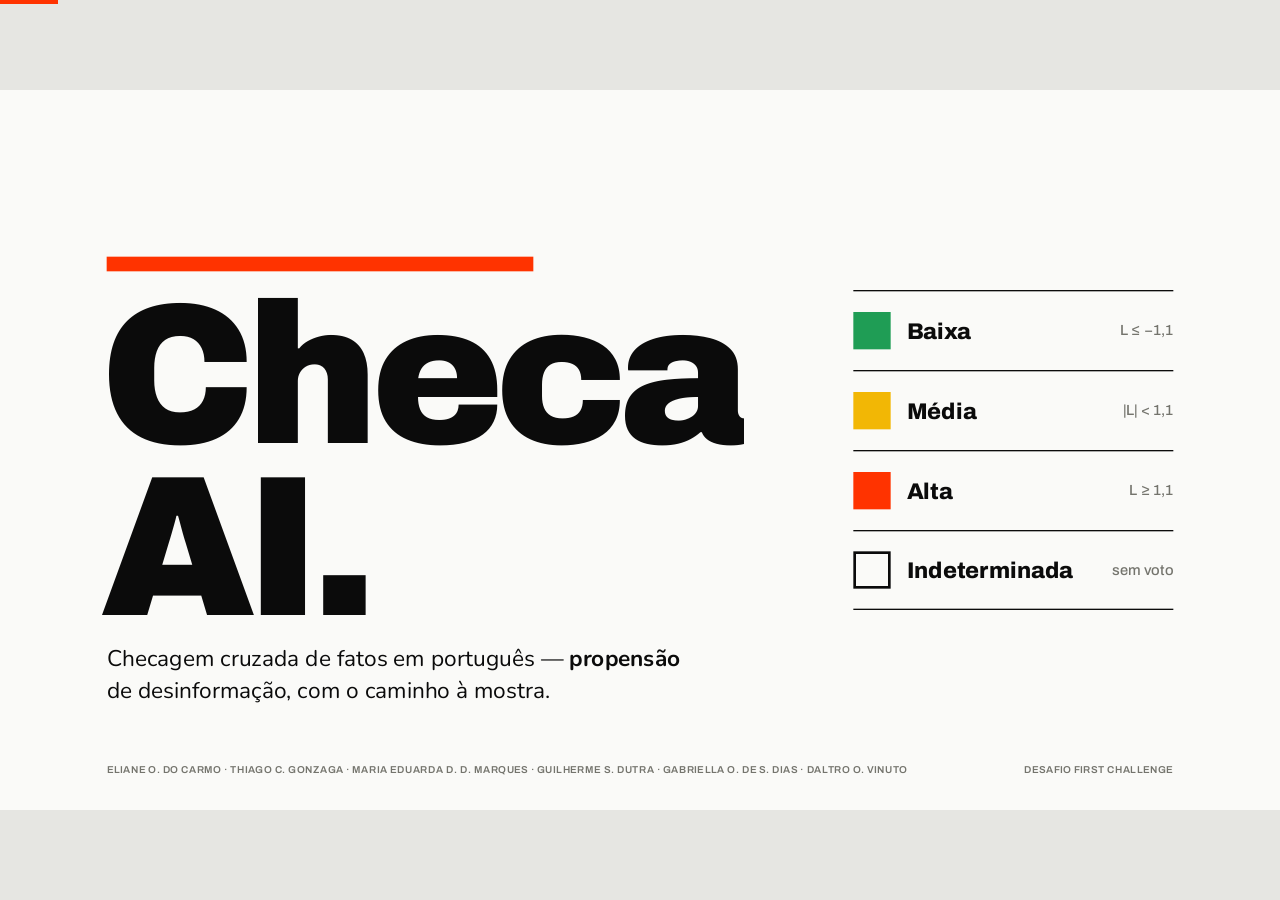
<file: brag-output/slides-v2/index.html>
<!DOCTYPE html>
<html lang="pt-BR">
<head>
<meta charset="UTF-8">
<meta name="viewport" content="width=device-width, initial-scale=1.0">
<title>Checa AI — CrossCheckBR</title>

<!-- Fontes: Archivo (display), Nunito (texto), IBM Plex Mono (código) -->
<link rel="preconnect" href="https://fonts.googleapis.com">
<link rel="preconnect" href="https://fonts.gstatic.com" crossorigin>
<link href="https://fonts.googleapis.com/css2?family=Archivo:wght@500;700;800;900&family=Nunito:wght@400;600;700&family=IBM+Plex+Mono:wght@400;500;600&display=swap" rel="stylesheet">

<style>
/* ===========================================
   TEMA (mude aqui para mudar o deck inteiro)
   =========================================== */
:root {
    --stage-bg: #e6e6e2;      /* faixas fora do palco 16:9 */
    --slide-bg: #fafaf8;      /* papel */
    --ink: #0b0b0b;           /* preto */
    --red: #ff3300;           /* acento único (e nível ALTA) */
    --green: #1f9d55;         /* nível BAIXA */
    --amber: #f2b705;         /* nível MÉDIA */
    --mute: #74746d;
    --line: rgba(11, 11, 11, .10);
    --soft: #efefea;

    --f-display: 'Archivo', sans-serif;
    --f-body: 'Nunito', sans-serif;
    --f-mono: 'IBM Plex Mono', monospace;

    --pad: 160px;             /* margem lateral do palco */
    --ease: cubic-bezier(.2, .8, .2, 1);
}

* { margin: 0; padding: 0; box-sizing: border-box; }

/* ===========================================
   VIEWPORT BASE (fixed 16:9 stage) — obrigatório
   =========================================== */
html, body { width: 100%; height: 100%; margin: 0; overflow: hidden; background: var(--stage-bg, #000); }
.deck-viewport { position: fixed; inset: 0; overflow: hidden; background: var(--stage-bg, #000); }
.deck-stage { position: absolute; left: 0; top: 0; width: 1920px; height: 1080px; overflow: hidden; transform-origin: 0 0; background: var(--slide-bg, #fff); }
.slide { position: absolute; inset: 0; width: 1920px; height: 1080px; overflow: hidden; display: block; visibility: hidden; opacity: 0; pointer-events: none; background: var(--slide-bg, #fff); }
.slide.active, .slide.visible { visibility: visible; opacity: 1; pointer-events: auto; z-index: 1; }
img, video, canvas, svg { max-width: 100%; max-height: 100%; }
.deck-controls { position: fixed; left: 50%; bottom: 22px; transform: translateX(-50%); z-index: 1000; }
@media print {
    html, body { width: 1920px; height: auto; overflow: visible; background: #fff; }
    .deck-viewport { position: static; overflow: visible; background: #fff; }
    .deck-stage { position: static; width: auto; height: auto; transform: none !important; background: none; }
    .slide { position: relative; display: block !important; visibility: visible !important; opacity: 1 !important; pointer-events: auto !important; width: 1920px; height: 1080px; break-after: page; page-break-after: always; }
    .slide:last-child { break-after: auto; page-break-after: auto; }
    .deck-controls { display: none !important; }
    .slide .r { opacity: 1 !important; transform: none !important; }
}
@media (prefers-reduced-motion: reduce) {
    *, *::before, *::after { animation-duration: 0.01ms !important; transition-duration: 0.2s !important; }
}

/* ===========================================
   ESTRUTURA DE SLIDE (grade suíça)
   Cada slide: grade de fundo + meta (topo) + rodapé + conteúdo.
   =========================================== */
.slide { font-family: var(--f-body); color: var(--ink); }
.meta, .foot {
    position: absolute; left: var(--pad); right: var(--pad);
    display: flex; justify-content: space-between;
    font: 700 20px var(--f-display); letter-spacing: .18em; text-transform: uppercase;
}
.meta { top: 64px; }
.meta span:last-child, .foot { color: var(--mute); }
.foot { bottom: 52px; font-weight: 600; font-size: 18px; letter-spacing: .08em; }

/* Kicker vermelho + título de seção */
.kicker {
    position: absolute; left: var(--pad); top: 160px;
    display: flex; align-items: center; gap: 18px;
    font: 800 24px var(--f-display); letter-spacing: .2em; text-transform: uppercase; color: var(--red);
}
.kicker::before { content: ""; width: 44px; height: 8px; background: var(--red); }
.h2 {
    position: absolute; left: 152px; top: 206px; right: var(--pad);
    font: 900 112px/1 var(--f-display); letter-spacing: -.04em;
}
.body { position: absolute; left: var(--pad); right: var(--pad); top: 390px; bottom: 140px; }

/* Tipografia utilitária */
.mono { font-family: var(--f-mono); }
.lead { font: 400 38px/1.4 var(--f-body); }
.small { font-size: 24px; color: var(--mute); line-height: 1.4; }
.lab { font: 800 20px var(--f-display); letter-spacing: .18em; text-transform: uppercase; color: var(--mute); }
.red { color: var(--red); }
.hl { background: var(--red); color: #fff; padding: 0 10px; }
.ul { text-decoration: underline; text-decoration-color: var(--red); text-decoration-thickness: 6px; text-underline-offset: 8px; }
.strike { text-decoration: line-through; text-decoration-color: var(--red); text-decoration-thickness: 4px; color: var(--mute); }

/* Réguas e caixas */
.rule { border-top: 3px solid var(--ink); }
.box { border: 3px solid var(--ink); padding: 32px 36px; background: var(--slide-bg); }
.box.soft { border: 0; background: var(--soft); }
.tag { display: inline-block; font: 800 18px var(--f-display); letter-spacing: .14em; text-transform: uppercase; padding: 6px 12px; border: 2px solid var(--ink); }
.tag.llm { background: var(--red); border-color: var(--red); color: #fff; }
.sq { display: inline-block; width: 44px; height: 44px; flex: none; }
.sq.g { background: var(--green); } .sq.a { background: var(--amber); } .sq.r { background: var(--red); }
.sq.o { border: 4px solid var(--ink); }

/* ===========================================
   ANIMAÇÕES — disparadas quando o slide fica .visible
   Use class="r" e style="--d:.3s" para escalonar.
   =========================================== */
.r { opacity: 0; transform: translateY(28px); transition: opacity .6s ease, transform .8s var(--ease); transition-delay: var(--d, 0s); }
.slide.visible .r { opacity: 1; transform: none; }
.wipe { transform: scaleX(0); transform-origin: left; transition: transform .9s cubic-bezier(.7, 0, .2, 1); transition-delay: var(--d, 0s); }
.slide.visible .wipe { transform: scaleX(1); }
.kicker, .h2 { opacity: 0; transform: translateY(20px); transition: opacity .5s ease, transform .7s var(--ease); }
.h2 { transition-delay: .08s; }
.slide.visible .kicker, .slide.visible .h2 { opacity: 1; transform: none; }

/* ===========================================
   COMPONENTES ESPECÍFICOS
   =========================================== */
/* Título (slide 1) */
.t-bar { position: absolute; left: var(--pad); top: 250px; width: 640px; height: 22px; background: var(--red); }
.t-h1 { position: absolute; left: 150px; top: 300px; font: 900 300px/.86 var(--f-display); letter-spacing: -.045em; }
.t-h1 .l { display: block; overflow: hidden; }
.t-h1 .l span { display: block; transform: translateY(105%); transition: transform .9s var(--ease); }
.slide.visible .t-h1 .l span { transform: none; }
.slide.visible .t-h1 .l:nth-child(2) span { transition-delay: .12s; }
.scale4 { position: absolute; right: var(--pad); top: 300px; width: 480px; }
.scale4 .row { display: flex; align-items: center; gap: 24px; height: 120px; border-top: 2px solid var(--ink); }
.scale4 .row:last-child { border-bottom: 2px solid var(--ink); }
.scale4 .sq { width: 56px; height: 56px; }
.scale4 b { font: 800 34px var(--f-display); }
.scale4 i { margin-left: auto; font: 500 22px var(--f-display); font-style: normal; color: var(--mute); }

/* Grade de colunas genérica */
.cols { display: grid; gap: 40px; }
.c2 { grid-template-columns: 1fr 1fr; } .c3 { grid-template-columns: repeat(3, 1fr); } .c4 { grid-template-columns: repeat(4, 1fr); }

/* Lista com marcadores ✓ – ✗ */
.checks { list-style: none; }
.checks li { display: flex; gap: 22px; align-items: baseline; font-size: 34px; line-height: 1.3; padding: 18px 0; border-bottom: 2px solid var(--line); }
.checks li .m { flex: none; width: 40px; font: 900 34px var(--f-display); }
.checks li .m.y { color: var(--green); } .checks li .m.n { color: var(--red); } .checks li .m.s { color: var(--mute); }
.checks li small { display: block; font-size: 24px; color: var(--mute); }

/* Visão geral: 10 etapas */
.steps { display: grid; grid-template-columns: repeat(5, 1fr); gap: 24px; }
.step { position: relative; height: 210px; border-top: 6px solid var(--ink); padding-top: 18px; }
.step.llm { border-top-color: var(--red); }
.step .n { font: 900 56px/1 var(--f-display); letter-spacing: -.03em; }
.step.llm .n { color: var(--red); }
.step .t { font: 800 32px/1.1 var(--f-display); margin-top: 14px; }
.step .d { font-size: 22px; color: var(--mute); margin-top: 8px; }

/* JSON / código */
.code { font: 400 26px/1.6 var(--f-mono); background: var(--ink); color: #f2f2ee; padding: 32px 36px; }
.code .k { color: #ff8a66; } .code .s { color: #9be3b4; }

/* Linha de equação */
.eq { display: flex; align-items: center; gap: 22px; font: 700 30px var(--f-display); }
.eq .op { font-size: 44px; color: var(--mute); }
.eq .cell { border: 3px solid var(--ink); padding: 14px 20px; }
.eq .cell small { display: block; font: 600 18px var(--f-body); color: var(--mute); }

/* Clusters (slide independência) */
.dots { display: grid; grid-template-columns: repeat(5, 72px); gap: 18px; }
.dot { width: 72px; height: 72px; background: var(--ink); }
.cluster { border: 3px solid var(--ink); padding: 22px; display: flex; gap: 14px; align-items: center; }
.cluster .dot { width: 48px; height: 48px; }
.cluster .lbl { margin-left: auto; text-align: right; font: 800 24px var(--f-display); }
.cluster .lbl small { display: block; font: 600 18px var(--f-body); color: var(--mute); }

/* Classes do juiz */
.classes { display: flex; gap: 14px; flex-wrap: wrap; }
.classes span { font: 800 22px var(--f-mono); padding: 10px 16px; border: 2px solid var(--ink); }
.classes span.on { background: var(--ink); color: #fff; }

/* Eixo de log-odds */
.axis { position: relative; width: 900px; height: 230px; }
.axis .zone { position: absolute; top: 60px; height: 70px; display: flex; align-items: center; justify-content: center; font: 900 26px var(--f-display); letter-spacing: .08em; color: #fff; }
.axis .tick { position: absolute; top: 140px; font: 600 22px var(--f-mono); transform: translateX(-50%); }
.axis .mk { position: absolute; top: 18px; width: 4px; height: 120px; background: var(--ink); transform: translateX(-50%); }
.axis .mk b { position: absolute; top: -40px; left: 50%; transform: translateX(-50%); white-space: nowrap; font: 800 24px var(--f-display); }

/* Tabela simples */
.tbl { width: 100%; border-collapse: collapse; font-size: 30px; }
.tbl td { padding: 18px 0; border-bottom: 2px solid var(--line); }
.tbl td:last-child { text-align: right; font: 800 34px var(--f-display); }
.tbl tr:first-child td { border-top: 3px solid var(--ink); }

/* Barras de resultado */
.bar { display: grid; grid-template-columns: 380px 1fr 150px; align-items: center; gap: 28px; height: 96px; border-bottom: 2px solid var(--line); }
.bar .nm { font: 800 30px var(--f-display); }
.bar .nm small { display: block; font: 600 20px var(--f-body); color: var(--mute); }
.bar .tr { height: 40px; background: var(--soft); position: relative; }
.bar .fi { position: absolute; inset: 0 auto 0 0; background: var(--ink); }
.bar .v { font: 900 44px var(--f-display); text-align: right; }

/* Linha do trace */
.trace { font: 400 24px/1.75 var(--f-mono); }
.trace span { color: var(--mute); display: inline-block; width: 130px; }

/* Grandes declarações */
.stmt { position: absolute; left: 150px; right: var(--pad); top: 300px; font: 900 150px/.95 var(--f-display); letter-spacing: -.045em; }

/* ===========================================
   NOTAS DO APRESENTADOR, PROGRESSO, EDIÇÃO
   (fora do palco: não fazem parte do slide)
   =========================================== */
.progress { position: fixed; left: 0; top: 0; height: 4px; background: var(--red); z-index: 900; transition: width .4s var(--ease); }
.notes {
    position: fixed; left: 50%; bottom: 20px; transform: translateX(-50%) translateY(20px);
    width: min(1100px, 92vw); max-height: 34vh; overflow: auto;
    background: rgba(11, 11, 11, .92); color: #f2f2ee; padding: 18px 22px;
    font: 400 17px/1.5 var(--f-body); border-left: 6px solid var(--red);
    opacity: 0; pointer-events: none; transition: .25s; z-index: 950;
}
.notes.on { opacity: 1; transform: translateX(-50%); pointer-events: auto; }
.edit-hotzone { position: fixed; top: 0; left: 0; width: 80px; height: 80px; z-index: 10000; cursor: pointer; }
.edit-toggle {
    position: fixed; top: 16px; left: 16px; z-index: 10001; width: 44px; height: 44px;
    border: 2px solid var(--ink); background: #fff; font-size: 20px; cursor: pointer;
    opacity: 0; pointer-events: none; transition: opacity .3s ease;
}
.edit-toggle.show, .edit-toggle.active { opacity: 1; pointer-events: auto; }
.edit-toggle.active { background: var(--red); border-color: var(--red); }
body.editing .slide [contenteditable="true"]:hover { outline: 2px dashed var(--red); outline-offset: 4px; }
</style>
</head>
<body>
<div class="progress" id="progress"></div>
<div class="edit-hotzone"></div>
<button class="edit-toggle" id="editToggle" title="Modo edição (E)" aria-label="Alternar modo de edição">✏️</button>

<div class="deck-viewport">
<main class="deck-stage" id="deckStage">

<!-- =========================================================
     01 · TÍTULO
     ========================================================= -->
<section class="slide" data-sec="Residência · 2026">
  <div class="t-bar wipe" style="--d:.15s"></div>
  <h1 class="t-h1"><span class="l"><span>Checa</span></span><span class="l"><span>AI.</span></span></h1>
  <p class="lead r" style="position:absolute;left:160px;top:830px;width:900px;font-size:34px;--d:.6s">Checagem cruzada de fatos em português — <b>propensão</b> de desinformação, com o caminho à mostra.</p>
  <div class="scale4">
    <div class="row r" style="--d:.7s"><span class="sq g"></span><b>Baixa</b><i>L ≤ −1,1</i></div>
    <div class="row r" style="--d:.8s"><span class="sq a"></span><b>Média</b><i>|L| &lt; 1,1</i></div>
    <div class="row r" style="--d:.9s"><span class="sq r"></span><b>Alta</b><i>L ≥ 1,1</i></div>
    <div class="row r" style="--d:1s"><span class="sq o"></span><b>Indeterminada</b><i>sem voto</i></div>
  </div>
  <div class="foot" style="font-size:15px;letter-spacing:.04em;white-space:nowrap"><span>Eliane O. do Carmo · Thiago C. Gonzaga · Maria Eduarda D. D. Marques · Guilherme S. Dutra · Gabriella O. de S. Dias · Daltro O. Vinuto</span><span>Desafio First Challenge</span></div>
</section>

<!-- =========================================================
     02 · GANCHO
     ========================================================= -->
<section class="slide" data-sec="O problema">
  <div class="kicker">Grupo da família · mensagem encaminhada</div>
  <div class="stmt" style="top:290px;font-size:230px">
    <div class="r" style="--d:.15s">“Café cura</div>
    <div class="r" style="--d:.3s">câncer.”</div>
  </div>
  <div class="r" style="position:absolute;left:160px;top:820px;font:900 88px var(--f-display);letter-spacing:-.03em;--d:.8s">Verdade ou <span class="red">mentira?</span></div>
</section>

<!-- =========================================================
     03 · PRINCÍPIO: PROPENSÃO
     ========================================================= -->
<section class="slide" data-sec="Princípio de projeto">
  <div class="kicker">A saída</div>
  <h2 class="h2">Propensão, não veredito.</h2>
  <div class="body cols c4" style="top:430px">
    <div class="r" style="--d:.2s"><div class="rule"></div><span class="sq g" style="margin:28px 0 22px;width:64px;height:64px"></span><div style="font:900 56px var(--f-display)">Baixa</div><div class="mono" style="font-size:24px;margin:10px 0 18px">L ≤ −1,10</div><p class="small" style="font-size:28px">Fontes independentes sustentam a afirmação.</p></div>
    <div class="r" style="--d:.3s"><div class="rule"></div><span class="sq a" style="margin:28px 0 22px;width:64px;height:64px"></span><div style="font:900 56px var(--f-display)">Média</div><div class="mono" style="font-size:24px;margin:10px 0 18px">|L| &lt; 1,10</div><p class="small" style="font-size:28px">Evidência insuficiente ou em conflito.</p></div>
    <div class="r" style="--d:.4s"><div class="rule"></div><span class="sq r" style="margin:28px 0 22px;width:64px;height:64px"></span><div style="font:900 56px var(--f-display)">Alta</div><div class="mono" style="font-size:24px;margin:10px 0 18px">L ≥ +1,10</div><p class="small" style="font-size:28px">Fontes independentes contestam a afirmação.</p></div>
    <div class="r" style="--d:.5s"><div class="rule"></div><span class="sq o" style="margin:28px 0 22px;width:64px;height:64px"></span><div style="font:900 56px var(--f-display)">Indeterminada</div><div class="mono" style="font-size:24px;margin:10px 0 18px">nenhum voto</div><p class="small" style="font-size:28px">Nenhuma fonte trata do assunto.</p></div>
  </div>
</section>

<!-- =========================================================
     04 · QUEM DECIDE
     ========================================================= -->
<section class="slide" data-sec="Princípio de projeto">
  <div class="kicker">Quem decide</div>
  <div class="stmt" style="top:250px;width:860px;font-size:110px">
    <div class="r" style="--d:.1s">Ausência de evidência</div>
    <div class="r red" style="--d:.25s">não é evidência.</div>
  </div>
  <p class="lead r" style="position:absolute;left:160px;top:720px;width:780px;font-size:32px;--d:.45s">Nada empurra o nível sem uma fonte que tenha tomado posição sobre a afirmação.</p>
  <div style="position:absolute;left:1120px;right:160px;top:250px;display:grid;gap:36px">
    <div class="box r" style="--d:.5s"><span class="tag llm">Modelo de linguagem</span><div style="font:900 48px/1.1 var(--f-display);margin:22px 0 12px">extrai · reescreve · classifica</div><p class="small" style="font-size:26px">Propõe — e é sempre conferido pelo código.</p></div>
    <div class="box r" style="--d:.65s;background:var(--ink);color:#fff"><span class="tag" style="border-color:#fff">Código determinístico</span><div style="font:900 48px/1.1 var(--f-display);margin:22px 0 12px">pesa · soma · decide · redige</div><p style="font-size:26px;color:#bdbdb6">O nível e o texto final nunca vêm do LLM.</p></div>
  </div>
</section>

<!-- =========================================================
     05 · VISÃO GERAL — 10 ETAPAS
     ========================================================= -->
<section class="slide" data-sec="Pipeline">
  <div class="kicker">Visão geral</div>
  <h2 class="h2">Dez etapas com recibo.</h2>
  <div class="body" style="top:420px">
    <div class="steps">
      <div class="step r" style="--d:.15s"><div class="n">01</div><div class="t">Recebimento</div><div class="d">regras: tempo, rumor, sátira</div></div>
      <div class="step llm r" style="--d:.2s"><div class="n">02</div><div class="t">Afirmações</div><div class="d">LLM → JSON validado</div></div>
      <div class="step r" style="--d:.25s"><div class="n">03</div><div class="t">Busca aberta</div><div class="d">SerpAPI · 2 consultas</div></div>
      <div class="step r" style="--d:.3s"><div class="n">04</div><div class="t">Leitura</div><div class="d">deep crawl + extração</div></div>
      <div class="step r" style="--d:.35s"><div class="n">05</div><div class="t">Independência</div><div class="d">clusters de fontes</div></div>
      <div class="step llm r" style="--d:.4s"><div class="n">06</div><div class="t">Juiz</div><div class="d">4 classes + citação</div></div>
      <div class="step llm r" style="--d:.45s"><div class="n">07</div><div class="t">Agente crítico</div><div class="d">para ou reescreve ↺ busca</div></div>
      <div class="step r" style="--d:.5s"><div class="n">08</div><div class="t">Decisão</div><div class="d">log-odds · limiar</div></div>
      <div class="step r" style="--d:.55s"><div class="n">09</div><div class="t">Travas</div><div class="d">só rebaixam</div></div>
      <div class="step r" style="--d:.6s"><div class="n">10</div><div class="t">Relatório</div><div class="d">templates neutros</div></div>
    </div>
    <div class="r" style="display:flex;gap:56px;margin-top:20px;font:800 24px var(--f-display);--d:.75s">
      <span style="display:flex;align-items:center;gap:14px"><span style="width:48px;height:6px;background:var(--ink)"></span>código determinístico · 7</span>
      <span style="display:flex;align-items:center;gap:14px" class="red"><span style="width:48px;height:6px;background:var(--red)"></span>modelo de linguagem · 3</span>
    </div>
  </div>
</section>

<!-- =========================================================
     06 · ETAPA 1 — RECEBIMENTO
     ========================================================= -->
<section class="slide" data-sec="Etapa 01">
  <div class="kicker">Etapa 01 · Recebimento</div>
  <h2 class="h2">Ler o texto antes de buscar.</h2>
  <div class="body cols c2" style="gap:80px">
    <div>
      <div class="lab r" style="--d:.15s">Entrada · exemplo ilustrativo</div>
      <p class="r" style="font:800 46px/1.25 var(--f-display);margin-top:20px;--d:.25s"><span class="ul">Me passaram que</span> o governo vai bloquear as contas de todo mundo <span class="hl">hoje</span>.</p>
      <div class="r" style="margin-top:46px;--d:.45s">
        <div class="lab">Janela temporal</div>
        <div style="position:relative;height:110px;margin-top:20px">
          <div style="position:absolute;left:0;right:0;top:44px;height:3px;background:var(--ink)"></div>
          <div class="wipe" style="position:absolute;left:520px;width:200px;top:32px;height:28px;background:var(--red);--d:.7s"></div>
          <div style="position:absolute;left:700px;top:72px;font:800 22px var(--f-display)">hoje</div>
          <div style="position:absolute;left:520px;top:72px;font:600 20px var(--f-body);color:var(--red)">2 dias</div>
          <div style="position:absolute;left:120px;top:30px;width:28px;height:28px;border-radius:50%;background:var(--mute)"></div>
          <div style="position:absolute;left:40px;top:72px;font:600 20px var(--f-body);color:var(--mute)">fonte de outro período</div>
        </div>
        <p class="small">Fora da janela, a fonte perde peso: provavelmente fala de outro episódio.</p>
      </div>
    </div>
    <ul class="checks">
      <li class="r" style="--d:.3s"><span class="m y">✓</span><span>Marcador de tempo<small>“hoje” → janela de 2 dias</small></span></li>
      <li class="r" style="--d:.4s"><span class="m y">✓</span><span>Relato de segunda mão<small>“Me passaram que…”</small></span></li>
      <li class="r" style="--d:.5s"><span class="m s">–</span><span>Opinião ou sátira</span></li>
      <li class="r" style="--d:.6s"><span class="m s">–</span><span>Afirmação vaga</span></li>
      <li class="r" style="--d:.7s;border:0"><span class="m n">✗</span><span>Foto ou vídeo<small>recebe só orientação; aceita texto, título ou link</small></span></li>
    </ul>
  </div>
</section>

<!-- =========================================================
     07 · ETAPA 2 — AFIRMAÇÕES
     ========================================================= -->
<section class="slide" data-sec="Etapa 02">
  <div class="kicker">Etapa 02 · Afirmações · <span class="tag llm" style="font-size:16px;padding:3px 10px">LLM</span></div>
  <h2 class="h2">Núcleo e polaridade.</h2>
  <div class="body" style="top:380px">
    <div class="cols" style="grid-template-columns:640px 1fr;gap:60px;align-items:start">
      <div>
        <div class="lab r" style="--d:.15s">Entrada do usuário</div>
        <p class="r" style="font:900 60px/1.1 var(--f-display);letter-spacing:-.02em;margin-top:18px;--d:.25s">“É falso que a vacina altera o DNA.”</p>
      </div>
      <div class="code r" style="--d:.4s">{<br>
&nbsp;&nbsp;<span class="k">"afirmacao"</span>: <span class="s">"A vacina não altera o DNA"</span>,<br>
&nbsp;&nbsp;<span class="k">"nucleo"</span>: <span class="s">"A vacina altera o DNA"</span>,<br>
&nbsp;&nbsp;<span class="k">"polaridade"</span>: <span class="s">"nega"</span>,<br>
&nbsp;&nbsp;<span class="k">"consulta"</span>: <span class="s">"vacina covid altera DNA"</span><br>}</div>
    </div>
    <div class="eq r" style="margin-top:56px;--d:.6s">
      <div class="cell">REFUTA o núcleo<small>o que o juiz diz</small></div><span class="op">×</span>
      <div class="cell">nega<small>polaridade do usuário</small></div><span class="op">=</span>
      <div class="cell" style="background:var(--ink);color:#fff;border-color:var(--ink)">voto −1<small style="color:#bdbdb6">a favor do usuário</small></div>
      <span class="small" style="margin-left:24px;font-size:22px">JSON validado (Pydantic) · 1 nova tentativa · fallback regex marcado no recibo</span>
    </div>
  </div>
</section>

<!-- =========================================================
     08 · ETAPA 3 — BUSCA
     ========================================================= -->
<section class="slide" data-sec="Etapa 03">
  <div class="kicker">Etapa 03 · Busca aberta</div>
  <h2 class="h2">Duas buscas por afirmação.</h2>
  <div class="body" style="top:400px">
    <div class="cols" style="grid-template-columns:1fr 470px;gap:80px">
      <div style="display:grid;gap:30px">
        <div class="r" style="--d:.2s"><div class="lab">① Consulta pura · Google News</div><div class="mono" style="font-size:40px;font-weight:500;margin-top:14px;padding:20px 0;border-top:3px solid var(--ink);border-bottom:3px solid var(--ink)">vacina covid altera DNA</div></div>
        <div class="r" style="--d:.35s"><div class="lab">② Dirigida às agências · Google orgânico</div><div class="mono" style="font-size:32px;font-weight:500;margin-top:14px;padding:20px 0;border-top:3px solid var(--ink);border-bottom:3px solid var(--ink)">vacina covid altera DNA <span class="red">(site:agência-1 OR site:agência-2 OR …)</span></div></div>
        <p class="small r" style="--d:.5s">Atalho: índice local BM25 com ≈ 22 mil checagens — <b>desligado nas avaliações</b>, para medir a busca de verdade.</p>
      </div>
      <div style="display:grid;gap:22px;align-content:start">
        <div class="r" style="--d:.45s;border-top:6px solid var(--ink);padding-top:14px"><div style="font:900 80px/1 var(--f-display)">23 <span style="font-size:40px">+</span> 13</div><div class="small">veículos + agências de checagem no catálogo curado</div></div>
        <div class="r" style="--d:.55s;border-top:6px solid var(--ink);padding-top:14px"><div style="font:800 30px var(--f-display)">Rodízio de chaves</div><div class="small">HTTP 429 na chave 1 → a mesma busca segue na chave 2.</div></div>
        <div class="r" style="--d:.65s;border-top:6px solid var(--ink);padding-top:14px"><div style="font:800 30px var(--f-display)">Planejador</div><div class="small">Consulta vazia é relaxada: 0 → 8 resultados.</div></div>
      </div>
    </div>
  </div>
</section>

<!-- =========================================================
     09 · ETAPA 4A — LEITURA: DEDUPE + DOWNLOAD SEGURO
     ========================================================= -->
<section class="slide" data-sec="Etapa 04">
  <div class="kicker">Etapa 04 · Leitura das páginas</div>
  <h2 class="h2">Manchete não basta.</h2>
  <div class="body cols c2" style="gap:90px">
    <div>
      <div class="lab r" style="--d:.15s">① Uma URL, uma peça</div>
      <div class="mono r" style="font-size:25px;line-height:1.5;margin-top:22px;--d:.25s"><span class="strike">https://www.</span>exemplo.com.br/noticia/cafe-cura<br><span class="strike">?utm_source=zap&amp;amp#fim</span></div>
      <div class="r" style="font-size:28px;color:var(--mute);margin:18px 0;--d:.35s">↓ a mesma matéria vinda de dois buscadores</div>
      <div class="mono r" style="font-size:36px;font-weight:600;padding:18px 0;border-top:3px solid var(--ink);border-bottom:3px solid var(--ink);--d:.45s">exemplo.com.br/noticia/cafe-cura</div>
      <div class="r" style="display:flex;gap:16px;margin-top:28px;--d:.55s"><span class="tag" style="border-color:var(--red);color:var(--red)">✗ homepage</span><span class="tag" style="border-color:var(--red);color:var(--red)">✗ listagem /tag/</span><span class="tag" style="border-color:var(--red);color:var(--red)">✗ rede social · PDF</span></div>
    </div>
    <div>
      <div class="lab r" style="--d:.3s">② Download seguro (anti-SSRF)</div>
      <ul class="checks" style="margin-top:6px">
        <li class="r" style="--d:.4s"><span class="m y">✓</span><span>Só http/https, portas 80/443</span></li>
        <li class="r" style="--d:.5s"><span class="m y">✓</span><span>Bloqueia IP privado e loopback</span></li>
        <li class="r" style="--d:.6s"><span class="m y">✓</span><span>Cada redirect é revalidado</span></li>
        <li class="r" style="--d:.7s"><span class="m y">✓</span><span>Teto de 5 MB e 15 s por página</span></li>
      </ul>
      <p class="small r" style="margin-top:22px;--d:.8s">A URL nunca leva o servidor à rede interna. Download com curl_cffi, como um navegador.</p>
    </div>
  </div>
</section>

<!-- =========================================================
     10 · ETAPA 4B — LEITURA: CASCATA
     ========================================================= -->
<section class="slide" data-sec="Etapa 04">
  <div class="kicker">Etapa 04 · Leitura das páginas</div>
  <h2 class="h2">Provar que o corpo foi lido.</h2>
  <div class="body cols" style="grid-template-columns:1fr 640px;gap:90px">
    <ul class="checks">
      <li class="r" style="--d:.2s"><span class="m n">✗</span><span>JSON-LD · articleBody<small>texto do próprio editor — ausente nesta página</small></span></li>
      <li class="r" style="--d:.35s"><span class="m y">✓</span><span><b>trafilatura</b> <span class="red" style="font-size:26px">≥ 500 caracteres</span><small>o primeiro nível que vence encerra a cascata</small></span></li>
      <li class="r" style="--d:.5s"><span class="m s">–</span><span style="color:var(--mute)">seletor do catálogo (não precisou)</span></li>
      <li class="r" style="--d:.6s;border:0"><span class="m s">–</span><span style="color:var(--mute)">regex de &lt;p&gt; (não precisou)</span></li>
    </ul>
    <div style="display:grid;gap:30px;align-content:start">
      <div class="r" style="background:var(--ink);color:#fff;padding:40px;--d:.7s"><div class="mono" style="font-size:44px;font-weight:600">corpo_lido = <span style="color:#9be3b4">true</span></div><div style="font:800 32px var(--f-display);margin-top:14px">→ a fonte pode votar</div></div>
      <div class="r" style="border:3px dashed var(--ink);padding:36px;--d:.85s"><div style="font:800 32px var(--f-display)">Só título ou snippet?</div><div class="small" style="font-size:28px;margin-top:10px">A fonte aparece na resposta, mas <b style="color:var(--ink)">não vota</b>. Nenhum texto parcial finge ser corpo lido.</div></div>
    </div>
  </div>
</section>

<!-- =========================================================
     11 · ETAPA 5 — INDEPENDÊNCIA
     ========================================================= -->
<section class="slide" data-sec="Etapa 05">
  <div class="kicker">Etapa 05 · Independência</div>
  <h2 class="h2">10 matérias ≠ 10 votos.</h2>
  <div class="body cols" style="grid-template-columns:480px 120px 1fr;gap:40px;align-items:center">
    <div class="r" style="--d:.2s">
      <div class="dots"><i class="dot"></i><i class="dot"></i><i class="dot"></i><i class="dot"></i><i class="dot"></i><i class="dot"></i><i class="dot"></i><i class="dot"></i><i class="dot"></i><i class="dot"></i></div>
      <div style="font:900 44px var(--f-display);margin-top:28px">10 matérias</div><div class="small">exemplo ilustrativo</div>
    </div>
    <div class="r" style="font:900 90px var(--f-display);color:var(--red);text-align:center;--d:.4s">→</div>
    <div style="display:grid;gap:20px">
      <div class="cluster r" style="--d:.5s"><i class="dot"></i><i class="dot"></i><i class="dot"></i><i class="dot"></i><i class="dot"></i><div class="lbl">1 voto<small>assinam a mesma agência</small></div></div>
      <div class="cluster r" style="--d:.62s"><i class="dot"></i><i class="dot"></i><i class="dot"></i><div class="lbl">1 voto<small>mesmo grupo econômico</small></div></div>
      <div class="cluster r" style="--d:.74s"><i class="dot"></i><i class="dot"></i><div class="lbl">1 voto<small>corpo quase idêntico (trechos de 5 palavras)</small></div></div>
      <div class="r" style="font:900 52px var(--f-display);text-align:right;--d:.9s">= <span class="red">3 votos</span></div>
    </div>
  </div>
</section>

<!-- =========================================================
     12 · ETAPA 6 — JUIZ
     ========================================================= -->
<section class="slide" data-sec="Etapa 06">
  <div class="kicker">Etapa 06 · Juiz · <span class="tag llm" style="font-size:16px;padding:3px 10px">LLM</span> + código</div>
  <h2 class="h2">O código confere o LLM.</h2>
  <div class="body cols c2" style="gap:80px;top:380px">
    <div>
      <div class="lab r" style="--d:.15s">Núcleo: “A vacina altera o DNA”</div>
      <div class="box soft r" style="margin-top:18px;font-size:27px;line-height:1.5;--d:.25s"><b>Vacina não altera o DNA, dizem especialistas.</b> O RNA não entra no núcleo da célula e, portanto, não modifica o DNA.</div>
      <div class="classes r" style="margin-top:26px;--d:.4s"><span>SUSTENTA</span><span class="on">REFUTA</span><span>RELATA_SEM_ENDOSSO</span><span>NAO_TRATA</span></div>
    </div>
    <div>
      <div class="lab r" style="--d:.45s">Citação ∈ texto visto pelo juiz (≥ 0,90)</div>
      <ul class="checks" style="margin-top:6px">
        <li class="r" style="--d:.55s"><span class="m y">✓</span><span>Citação literal<small>classe mantida</small></span></li>
        <li class="r" style="--d:.65s;border:0"><span class="m n">✗</span><span>Citação inventada<small>rebaixada para NAO_TRATA</small></span></li>
      </ul>
      <div class="r" style="margin-top:34px;font:900 58px/1.05 var(--f-display);letter-spacing:-.02em;--d:.85s">Pode errar.<br><span class="red">Não pode inventar.</span></div>
    </div>
  </div>
</section>

<!-- =========================================================
     13 · ETAPA 7 — AGENTE CRÍTICO
     ========================================================= -->
<section class="slide" data-sec="Etapa 07">
  <div class="kicker">Etapa 07 · Agente crítico</div>
  <h2 class="h2">Parar ou buscar mais?</h2>
  <div class="body cols c2" style="gap:90px">
    <div>
      <div class="lab r" style="--d:.15s">Para quando…</div>
      <ul class="checks" style="margin-top:6px">
        <li class="r" style="--d:.25s"><span class="m">■</span><span>há selo de checagem aplicável</span></li>
        <li class="r" style="--d:.35s"><span class="m">■</span><span>≥ 2 clusters independentes tomaram posição</span></li>
        <li class="r" style="--d:.45s"><span class="m">■</span><span>o juiz está indisponível</span></li>
        <li class="r" style="--d:.55s;border:0"><span class="m">■</span><span>o orçamento de buscas acabou</span></li>
      </ul>
    </div>
    <div>
      <div class="lab r" style="--d:.4s">Senão, o <span class="red">LLM reescreve</span> a consulta</div>
      <div class="r" style="margin-top:26px;--d:.5s"><div class="small">antes</div><div class="mono strike" style="font-size:36px;margin-top:6px">vacina covid altera DNA</div></div>
      <div class="r" style="margin-top:30px;--d:.7s"><div class="small">depois — sabendo o que veio como NAO_TRATA</div><div class="mono" style="font-size:36px;font-weight:600;margin-top:6px;padding:16px 0;border-top:3px solid var(--ink);border-bottom:3px solid var(--ink)">vacina RNA mensageiro material genético</div></div>
      <p class="small r" style="margin-top:22px;--d:.85s">→ nova onda de busca, leitura e juiz</p>
    </div>
  </div>
</section>

<!-- =========================================================
     14 · AUTOCONSISTÊNCIA
     ========================================================= -->
<section class="slide" data-sec="Etapa 07">
  <div class="kicker">Etapa 07 · Autoconsistência</div>
  <h2 class="h2">Voto decisivo: julgado 3×.</h2>
  <div class="body" style="top:430px">
    <div class="r" style="display:grid;grid-template-columns:repeat(3,240px) 90px 1fr;gap:20px;align-items:center;padding:26px 0;border-top:3px solid var(--ink);--d:.2s">
      <span class="tag" style="font-size:24px;text-align:center">REFUTA</span><span class="tag" style="font-size:24px;text-align:center">REFUTA</span><span class="tag" style="font-size:24px;text-align:center">REFUTA</span>
      <span style="font:900 48px var(--f-display);text-align:center">→</span><span style="font:800 36px var(--f-display)">unânime · <span style="color:var(--green)">mantém</span></span>
    </div>
    <div class="r" style="display:grid;grid-template-columns:repeat(3,240px) 90px 1fr;gap:20px;align-items:center;padding:26px 0;border-top:3px solid var(--ink);border-bottom:3px solid var(--ink);--d:.4s">
      <span class="tag" style="font-size:24px;text-align:center">REFUTA</span><span class="tag" style="font-size:24px;text-align:center;border-color:var(--red);color:var(--red)">SUSTENTA</span><span class="tag" style="font-size:24px;text-align:center">REFUTA</span>
      <span style="font:900 48px var(--f-display);text-align:center">→</span><span style="font:800 36px var(--f-display)">instável · <span class="red">RELATA_SEM_ENDOSSO</span></span>
    </div>
    <p class="r" style="font:800 44px/1.2 var(--f-display);margin-top:60px;--d:.65s">Falha segura: a repetição nunca inverte a direção —<br><span class="red">só perde a posição.</span></p>
  </div>
</section>

<!-- =========================================================
     15 · ETAPA 8 — DECISÃO
     ========================================================= -->
<section class="slide" data-sec="Etapa 08">
  <div class="kicker">Etapa 08 · Decisão · sem LLM, sem rede</div>
  <h2 class="h2">Uma função pura decide.</h2>
  <div class="body cols" style="grid-template-columns:560px 1fr;gap:100px;top:400px">
    <div class="r" style="--d:.2s">
      <div class="lab" style="margin-bottom:14px">Peso do voto por fonte</div>
      <table class="tbl">
        <tr><td>Agência de checagem curada</td><td>1,0</td></tr>
        <tr><td>Órgão público · site muito acessado</td><td>0,6</td></tr>
        <tr><td>Rede social</td><td>0,45</td></tr>
        <tr><td>Site pouco acessado</td><td>0,3</td></tr>
        <tr><td>Selo de checagem aplicável</td><td class="red">1,5</td></tr>
      </table>
    </div>
    <div>
      <div class="r mono" style="font-size:32px;line-height:1.6;--d:.35s">L = Σ votos <span style="color:var(--mute)">(um por cluster)</span><br>p = σ(L) &nbsp;·&nbsp; τ = ln 3 ≈ 1,10</div>
      <div class="axis r" style="margin-top:70px;--d:.5s">
        <div class="zone" style="left:0;width:285px;background:var(--green)">BAIXA</div>
        <div class="zone" style="left:285px;width:330px;background:var(--amber);color:var(--ink)">MÉDIA</div>
        <div class="zone" style="left:615px;width:285px;background:var(--red)">ALTA</div>
        <div class="tick" style="left:285px">−τ</div><div class="tick" style="left:450px">0</div><div class="tick" style="left:615px">+τ</div>
        <div class="mk" id="mk1" style="left:600px"><b>1 fonte curada · +1,0</b></div>
      </div>
      <div class="r" style="font:800 30px/1.45 var(--f-display);--d:.7s">1 fonte curada → L = +1,0 → <span style="color:#b8860b">média</span> (p 0,73)<br>2 independentes → L = +2,0 → <span class="red">alta</span> (p 0,88)</div>
    </div>
  </div>
</section>

<!-- =========================================================
     16 · ETAPA 9 — TRAVAS
     ========================================================= -->
<section class="slide" data-sec="Etapa 09">
  <div class="kicker">Etapa 09 · Travas de segurança</div>
  <h2 class="h2">Travas só tiram certeza.</h2>
  <div class="body" style="top:400px">
    <div class="tbl" style="display:grid">
      <div class="r" style="display:grid;grid-template-columns:330px 1fr;padding:20px 0;border-top:3px solid var(--ink);--d:.15s"><b style="font:800 32px var(--f-display)">Confiabilidade</b><span style="font-size:30px">Rede social ou site pouco acessado não crava alta nem baixa sozinho.</span></div>
      <div class="r" style="display:grid;grid-template-columns:330px 1fr;padding:20px 0;border-top:2px solid var(--line);--d:.25s"><b style="font:800 32px var(--f-display)">Tempo</b><span style="font-size:30px">Fonte de outro período perde peso e nunca sustenta um extremo.</span></div>
      <div class="r" style="display:grid;grid-template-columns:330px 1fr;padding:20px 0;border-top:2px solid var(--line);--d:.35s"><b style="font:800 32px var(--f-display)">Conjunção</b><span style="font-size:30px">Parte confirmada não apaga parte contestada.</span></div>
      <div class="r" style="display:grid;grid-template-columns:330px 1fr;padding:20px 0;border-top:2px solid var(--line);--d:.45s"><b style="font:800 32px var(--f-display)">Similaridade</b><span style="font-size:30px">Selo do índice só vale se checou a mesma alegação (Dice ≥ 0,6).</span></div>
      <div class="r" style="display:grid;grid-template-columns:330px 1fr;padding:20px 0;border-top:2px solid var(--line);border-bottom:3px solid var(--ink);--d:.55s"><b style="font:800 32px var(--f-display)">Sintetizador</b><span style="font-size:30px">Relê o conjunto e só pode rebaixar: alta/baixa → média → indeterminada.</span></div>
    </div>
  </div>
</section>

<!-- =========================================================
     17 · ETAPA 10 — RELATÓRIO
     ========================================================= -->
<section class="slide" data-sec="Etapa 10">
  <div class="kicker">Etapa 10 · Relatório</div>
  <h2 class="h2">O caminho vai na resposta.</h2>
  <div class="body cols" style="grid-template-columns:1fr 520px;gap:90px;top:390px;align-items:start">
    <div class="box r" style="--d:.2s;padding:36px 40px">
      <div style="display:flex;align-items:center;gap:18px"><span class="sq a"></span><b style="font:900 40px var(--f-display)">Propensão média</b></div>
      <p style="font-size:27px;line-height:1.45;margin:16px 0 22px">1 fonte independente contesta o que o texto afirma e 1 a confirma. Isso não é um veredito: compare as fontes e tire sua própria conclusão.</p>
      <div style="display:grid;gap:10px;font-size:24px">
        <div><span class="tag" style="font-size:15px">REFUTA</span>&nbsp; Agência de checagem (curada) · corpo lido · 12/10</div>
        <div><span class="tag" style="font-size:15px">SUSTENTA</span>&nbsp; Portal de notícias · corpo lido · 11/10</div>
      </div>
      <p class="small" style="font-size:22px;margin-top:20px">① compare datas &nbsp;② quem assina? &nbsp;③ aparece em outro veículo independente?</p>
    </div>
    <div>
      <div class="lab r" style="--d:.4s">Bloqueado na saída</div>
      <div class="r" style="font:800 38px/1.6 var(--f-display);margin-top:12px;--d:.5s"><div class="strike">“é falso”</div><div class="strike">“fake news confirmada”</div><div class="strike">“sem dúvida”</div><div class="strike">“com certeza”</div></div>
      <p class="small r" style="margin-top:24px;--d:.7s">Recibo por etapa: ok · parcial · falha · pulada. Sinais de estilo aparecem, mas ficam fora do nível.</p>
    </div>
  </div>
</section>

<!-- =========================================================
     18 · REPRODUTIBILIDADE
     ========================================================= -->
<section class="slide" data-sec="Método">
  <div class="kicker">Método · Telemetria e replay</div>
  <h2 class="h2">Tudo é reproduzível.</h2>
  <div class="body cols" style="grid-template-columns:1fr 600px;gap:90px">
    <div class="r" style="--d:.2s">
      <div class="lab">runs/&lt;run_id&gt;/trace.jsonl</div>
      <div class="trace" style="margin-top:18px;border-top:3px solid var(--ink);padding-top:14px">
        <div><span>12 ms</span>run_inicio "Café cura câncer"</div>
        <div><span>131 ms</span>etapa recebimento · ok</div>
        <div><span>6491 ms</span>llm afirmacoes · 2,2 s</div>
        <div><span>6524 ms</span>http 200 · cache=hit</div>
        <div><span>9012 ms</span>fonte descartada · homepage</div>
        <div><span>9400 ms</span><b class="red">fallback</b> onde=juiz</div>
        <div><span>9812 ms</span>decisao nivel=media</div>
      </div>
    </div>
    <div>
      <div class="lab r" style="--d:.35s">Todo I/O externo passa por cassetes</div>
      <ul class="checks" style="margin-top:6px">
        <li class="r" style="--d:.45s"><span class="m s">○</span><span><b>live</b><small>rede de verdade, nada gravado</small></span></li>
        <li class="r" style="--d:.55s"><span class="m n">●</span><span><b>record</b><small>rede + grava web e LLM</small></span></li>
        <li class="r" style="--d:.65s;border:0"><span class="m">▶</span><span><b>replay</b><small>só cassetes · determinístico · sem rede</small></span></li>
      </ul>
    </div>
  </div>
</section>

<!-- =========================================================
     19 · AVALIAÇÃO
     ========================================================= -->
<section class="slide" data-sec="Método">
  <div class="kicker">Método · Avaliação</div>
  <h2 class="h2">Erro grave pesa mais.</h2>
  <div class="body" style="top:400px">
    <div class="r eq" style="font-size:28px;--d:.2s">
      <div class="cell">casos rotulados<small>dev · holdout</small></div><span class="op">→</span>
      <div class="cell">pipeline em replay<small>sem rede</small></div><span class="op">→</span>
      <div class="cell">métricas<small>acerto · erro grave · indeterminada</small></div><span class="op">→</span>
      <div class="cell" style="background:var(--ink);color:#fff">linha de base<small style="color:#bdbdb6">delta + gate</small></div>
    </div>
    <table class="tbl r" style="margin-top:50px;--d:.4s">
      <tr><td><b>Falso</b> · esperado ALTA</td><td><span class="red">grave: BAIXA</span></td></tr>
      <tr><td><b>Verdadeiro</b> · esperado BAIXA</td><td><span class="red">grave: ALTA</span></td></tr>
      <tr><td><b>Sem evidência</b> · esperado INDETERMINADA</td><td style="color:var(--mute)">—</td></tr>
    </table>
    <p class="small r" style="margin-top:24px;--d:.6s">Itera-se só no dev; o holdout só abre no fim de cada rodada. Rótulos e baseline nunca são editados para “passar”.</p>
  </div>
</section>

<!-- =========================================================
     20 · RESULTADOS
     ========================================================= -->
<section class="slide" data-sec="Resultados">
  <div class="kicker">Resultados · simulação com 50 frases</div>
  <h2 class="h2">E funciona? Com cautela.</h2>
  <div class="body cols" style="grid-template-columns:1fr 460px;gap:90px;top:400px">
    <div>
      <div class="bar r" style="--d:.15s;border-top:3px solid var(--ink)"><div class="nm">Controle<small>26 de 44 casos</small></div><div class="tr"><div class="fi wipe" style="width:59.1%;--d:.4s"></div></div><div class="v">59,1%</div></div>
      <div class="bar r" style="--d:.25s"><div class="nm">Planejador de busca<small>28 de 44 casos</small></div><div class="tr"><div class="fi wipe" style="width:63.6%;--d:.5s"></div></div><div class="v">63,6%</div></div>
      <div class="bar r" style="--d:.35s"><div class="nm">site: no orgânico<small>28 de 44 casos</small></div><div class="tr"><div class="fi wipe" style="width:63.6%;--d:.6s"></div></div><div class="v">63,6%</div></div>
      <div class="bar r" style="--d:.45s"><div class="nm">Todas combinadas<small>28 de 45 casos</small></div><div class="tr"><div class="fi wipe" style="width:62.2%;--d:.7s"></div></div><div class="v">62,2%</div></div>
    </div>
    <div>
      <div class="r" style="background:var(--ink);color:#fff;padding:36px;--d:.6s"><div style="font:900 120px/1 var(--f-display)">0</div><div style="font:800 30px var(--f-display);margin-top:10px">erros graves em todas as variantes</div></div>
      <div class="r" style="margin-top:30px;--d:.8s"><div class="lab">Os 18 erros do controle</div>
        <div style="font:800 32px/1.6 var(--f-display);margin-top:10px"><div>15 · indeterminada</div><div>3 · média</div><div class="red">0 · direção errada</div></div></div>
    </div>
  </div>
</section>

<!-- =========================================================
     21 · GARGALO
     ========================================================= -->
<section class="slide" data-sec="Resultados">
  <div class="kicker">O que aprendemos</div>
  <div class="stmt" style="top:270px;font-size:140px">
    <div class="r" style="--d:.1s">O gargalo não é julgar.</div>
    <div class="r red" style="--d:.3s">É recuperar evidência.</div>
  </div>
  <p class="lead r" style="position:absolute;left:160px;top:640px;width:1100px;font-size:34px;--d:.55s">O sistema prefere dizer “não sei” a errar de lado. O próximo passo é a busca.</p>
  <p class="small r" style="position:absolute;left:160px;right:160px;top:860px;font-size:22px;--d:.75s">n ≈ 44–45 casos avaliáveis · IC 95% do controle 44–72% · diferenças entre variantes não são estatisticamente comprovadas (McNemar, p = 1,0) · 1.226 testes automatizados</p>
</section>

<!-- =========================================================
     22 · ENCERRAMENTO
     ========================================================= -->
<section class="slide" data-sec="Checa AI">
  <div class="t-bar wipe" style="top:200px;--d:.1s"></div>
  <div class="stmt" style="top:250px;font-size:170px">
    <div class="r" style="--d:.15s">Checa AI não</div>
    <div class="r" style="--d:.3s">decide por você.</div>
  </div>
  <div class="cols c3" style="position:absolute;left:160px;right:160px;top:640px;gap:48px">
    <div class="r" style="border-top:6px solid var(--ink);padding-top:16px;--d:.5s"><b style="font:900 40px var(--f-display)">As fontes</b><div class="small">com postura e citação</div></div>
    <div class="r" style="border-top:6px solid var(--ink);padding-top:16px;--d:.6s"><b style="font:900 40px var(--f-display)">Os pesos</b><div class="small">cada voto, cada trava</div></div>
    <div class="r" style="border-top:6px solid var(--red);padding-top:16px;--d:.7s"><b style="font:900 40px var(--f-display)" class="red">O caminho</b><div class="small">recibo de cada etapa</div></div>
  </div>
  <div class="foot" style="font-size:18px"><span>Python · FastAPI · Telegram · Pydantic · BM25 · SerpAPI · trafilatura</span><span>mariadenis.github.io/crosscheckbr-site</span></div>
</section>

</main>
</div>

<div class="notes" id="notes" aria-live="polite"></div>

<script>
/* ===========================================
   NOTAS DO APRESENTADOR (tecla N) — uma por slide, na ordem
   =========================================== */
const NOTES = [
 "Checa AI, ou CrossCheckBR: um checador de fatos em português que não dá veredito — estima a propensão de uma mensagem ser desinformação e mostra o caminho.",
 "Chega uma mensagem no grupo da família: “Café cura câncer”. Verdade ou mentira? O sistema não responde com um veredito. Ele estima a propensão de ser desinformação — e mostra, passo a passo, como chegou lá.",
 "A saída é uma escala: baixa, média, alta ou indeterminada. Nunca um simples verdadeiro ou falso. Sem fonte que trate do assunto, o sistema prefere dizer que não sabe.",
 "Ausência de evidência não é evidência. E o nível é calculado por código determinístico: o modelo de linguagem extrai, reescreve e classifica, mas nunca redige a conclusão.",
 "São dez etapas, e cada uma deixa um recibo auditável. Em preto, o que é código determinístico; em vermelho, onde um modelo de linguagem entra. O agente crítico pode voltar para a busca.",
 "Etapa um: recebimento. Entra texto, título ou link; fotos e vídeos recebem só orientação. Regras simples leem o texto: há marcador de tempo? Relato de segunda mão? Opinião, sátira ou afirmação vaga? Um “hoje” abre uma janela de dois dias: fontes de outro período valerão menos adiante.",
 "Etapa dois: um modelo de linguagem divide o texto em até três afirmações atômicas. Cada uma guarda a polaridade do usuário e um núcleo na forma afirmativa. Em “é falso que a vacina altera o DNA”, o núcleo é “a vacina altera o DNA”, com polaridade negativa. O juiz avalia o núcleo; a polaridade inverte a direção só no cálculo. A saída é validada por esquema, com uma nova tentativa e um fallback declarado no recibo.",
 "Etapa três: para cada afirmação, duas consultas em paralelo. Uma é pura, no Google News. A outra restringe a busca aos domínios das agências de checagem do catálogo. Chaves da SerpAPI giram quando a cota acaba, e um planejador relaxa consultas que voltam vazias. O índice de quase vinte e duas mil checagens fica desligado nas avaliações, para medir a busca de verdade.",
 "Etapa quatro, parte um: a mesma URL canônica, sem www, amp ou rastreadores, vira uma peça só; homepages, listagens e redes sociais saem. O download tem proteção contra SSRF: só portas web, nada de IP interno, redirect revalidado e teto de tamanho e tempo.",
 "Parte dois: uma cascata extrai o texto — JSON-LD, trafilatura, seletor do catálogo e regex. O primeiro que der quinhentos caracteres de texto real vence. Abaixo disso, a leitura falha — e fonte lida só pelo título aparece, mas não vota.",
 "Etapa cinco: dez veículos copiando a mesma agência não são dez confirmações. Fontes são agrupadas se assinam a mesma agência, pertencem ao mesmo grupo, ou têm corpos quase idênticos. Cada cluster vale um único voto.",
 "Etapa seis: para cada fonte e afirmação, um LLM lê título, lide, frases de conclusão e frases com os termos da afirmação. Classifica em sustenta, refuta, relata sem endosso ou não trata — e copia uma citação literal. O código confere a citação no texto. Se não existir, a classe cai para “não trata”. O modelo pode errar, mas não pode inventar.",
 "Etapa sete: o agente crítico decide, por afirmação, se já há evidência suficiente. Ele para com um selo de checagem aplicável ou com dois clusters independentes que tomaram posição. Senão, o LLM reescreve a consulta, sabendo quais páginas foram julgadas fora do tema, e abre uma nova onda de busca, dentro de um orçamento.",
 "Se um único julgamento decidiria o nível, ele é repetido três vezes. Se as repetições discordam, vira “relata sem endosso”: uma falha segura, que nunca inverte a direção.",
 "Etapa oito: uma função pura, sem LLM e sem rede. Cada cluster dá um voto: positivo se refuta, negativo se sustenta, com peso pela confiabilidade da fonte. A soma é o log-odds L; o limiar é ln 3, cerca de 1,1. Uma só fonte curada não crava nada: vale um, média. Duas independentes concordando, sim: dois, ou oitenta e oito por cento — alta.",
 "Etapa nove: travas que só deixam o sistema mais cauteloso. Confiabilidade, tempo, conjunção, similaridade do selo do índice, e um sintetizador que relê as fontes mas só pode rebaixar o nível, nunca elevá-lo.",
 "Etapa dez: a redação usa modelos de texto neutros, e uma varredura bloqueia frases como “é falso” ou “fake news confirmada”. Cada fonte aparece com postura, citação e data; sinais de estilo aparecem, mas ficam fora do nível. O recibo lista cada etapa com seu status.",
 "Para ser ciência, precisa ser reproduzível. Cada execução grava um trace: etapas, chamadas ao LLM, requisições, descartes e fallbacks. Todo acesso externo passa por cassetes: record grava, replay reproduz tudo sem rede.",
 "Um harness roda casos rotulados, separa desenvolvimento de holdout e mede acerto, erro grave e indeterminadas contra uma linha de base. Erro grave é dar baixa propensão ao que é falso, ou alta ao que é verdadeiro.",
 "Numa simulação com cinquenta frases, sem a checagem original na busca, o acerto ficou entre cinquenta e nove e sessenta e quatro por cento — com zero erros graves. Dos dezoito erros do controle, quinze foram indeterminada e nenhum na direção errada.",
 "O gargalo não é julgar, é recuperar evidência. A amostra é pequena e as diferenças entre variantes não são estatisticamente significativas; o próximo passo é a busca.",
 "O Checa AI não decide por você. Ele mostra as fontes, os pesos e o caminho, para que você compare e tire a sua própria conclusão. Checagem cruzada, auditável, em português."
];

/* ===========================================
   CONTROLADOR DA APRESENTAÇÃO
   Teclas: ←/→, espaço, PageUp/PageDown, Home/End · N notas · F tela cheia · E edição
   Também: roda do mouse, swipe, clique (metade direita avança). URL #n abre o slide n.
   =========================================== */
class SlidePresentation {
    constructor() {
        this.slides = [...document.querySelectorAll('.slide')];
        this.stage = document.getElementById('deckStage');
        this.notes = document.getElementById('notes');
        this.progress = document.getElementById('progress');
        this.current = 0;
        this.editing = false;
        this.decorate();
        this.setupStageScale();
        this.setupNav();
        const n = parseInt(location.hash.slice(1), 10);
        this.show(isNaN(n) ? 0 : n - 1);
    }

    /* Meta do topo e numeração no rodapé, gerados para não repetir HTML */
    decorate() {
        const total = this.slides.length;
        this.slides.forEach((s, i) => {
            if (i === 0) return;
            const meta = document.createElement('div');
            meta.className = 'meta';
            meta.dataset.gen = '1';
            meta.innerHTML = `<span>Checa AI</span><span>${s.dataset.sec || ''}</span>`;
            s.prepend(meta);
            if (!s.querySelector('.foot')) {
                const foot = document.createElement('div');
                foot.className = 'foot';
                foot.dataset.gen = '1';
                foot.innerHTML = `<span>CrossCheckBR · Residência 2026</span><span>${String(i + 1).padStart(2, '0')} / ${total}</span>`;
                s.appendChild(foot);
            }
        });
    }

    /* Escala o palco 1920×1080 para a janela (letterbox) */
    setupStageScale() {
        const fit = () => {
            const k = Math.min(innerWidth / 1920, innerHeight / 1080);
            this.stage.style.transform = `translate(${(innerWidth - 1920 * k) / 2}px, ${(innerHeight - 1080 * k) / 2}px) scale(${k})`;
        };
        fit();
        addEventListener('resize', fit);
    }

    setupNav() {
        addEventListener('keydown', (e) => {
            if (this.editing && e.key !== 'Escape' && !(e.key.toLowerCase() === 's' && (e.ctrlKey || e.metaKey))) return;
            const k = e.key;
            if (['ArrowRight', 'ArrowDown', 'PageDown', ' '].includes(k)) { e.preventDefault(); this.show(this.current + 1); }
            else if (['ArrowLeft', 'ArrowUp', 'PageUp'].includes(k)) { e.preventDefault(); this.show(this.current - 1); }
            else if (k === 'Home') this.show(0);
            else if (k === 'End') this.show(this.slides.length - 1);
            else if (k === 'n' || k === 'N') this.notes.classList.toggle('on');
            else if (k === 'f' || k === 'F') {
                document.fullscreenElement ? document.exitFullscreen() : document.documentElement.requestFullscreen();
            }
        });
        let lock = false;
        addEventListener('wheel', (e) => {
            if (this.editing || lock || Math.abs(e.deltaY) < 30) return;
            lock = true; setTimeout(() => (lock = false), 700);
            this.show(this.current + (e.deltaY > 0 ? 1 : -1));
        }, { passive: true });
        let x0 = null;
        addEventListener('touchstart', (e) => (x0 = e.touches[0].clientX), { passive: true });
        addEventListener('touchend', (e) => {
            if (x0 === null) return;
            const dx = e.changedTouches[0].clientX - x0;
            if (Math.abs(dx) > 50) this.show(this.current + (dx < 0 ? 1 : -1));
            x0 = null;
        });
        this.stage.addEventListener('click', (e) => {
            if (this.editing) return;
            this.show(this.current + (e.clientX > innerWidth / 2 ? 1 : -1));
        });
        addEventListener('hashchange', () => {
            const n = parseInt(location.hash.slice(1), 10);
            if (!isNaN(n) && n - 1 !== this.current) this.show(n - 1);
        });
    }

    show(i) {
        this.current = Math.max(0, Math.min(i, this.slides.length - 1));
        this.slides.forEach((s, k) => {
            const on = k === this.current;
            s.classList.toggle('active', on);
            s.classList.toggle('visible', false);
        });
        // reflow para reiniciar as transições do slide que entra
        void this.slides[this.current].offsetWidth;
        requestAnimationFrame(() => this.slides[this.current].classList.add('visible'));
        this.notes.textContent = NOTES[this.current] || '';
        this.progress.style.width = ((this.current + 1) / this.slides.length * 100) + '%';
        history.replaceState(null, '', '#' + (this.current + 1));
    }
}

/* ===========================================
   EDIÇÃO INLINE (tecla E ou canto superior esquerdo)
   Clique em qualquer texto para editar; Ctrl+S baixa o HTML editado.
   As edições também ficam salvas no navegador (localStorage).
   =========================================== */
class InlineEditor {
    constructor(deck) {
        this.deck = deck;
        this.isActive = false;
        this.key = 'checaai-slides-v2';
        this.btn = document.getElementById('editToggle');
        this.targets = () => deck.stage.querySelectorAll('h1, h2, p, li, td, .lab, .stmt > div, .t, .d, .nm, .kicker, .mono, .tag');
        this.restore();
        this.bind();
    }
    restore() {
        try {
            const saved = localStorage.getItem(this.key);
            if (!saved) return;
            const data = JSON.parse(saved);
            this.targets().forEach((el, i) => { if (data[i] !== undefined) el.innerHTML = data[i]; });
        } catch (e) { /* armazenamento indisponível: segue sem restaurar */ }
    }
    save() {
        try { localStorage.setItem(this.key, JSON.stringify([...this.targets()].map((el) => el.innerHTML))); } catch (e) {}
    }
    toggleEditMode() {
        this.isActive = !this.isActive;
        this.deck.editing = this.isActive;
        document.body.classList.toggle('editing', this.isActive);
        this.btn.classList.toggle('active', this.isActive);
        this.targets().forEach((el) => {
            if (this.isActive) el.setAttribute('contenteditable', 'true');
            else el.removeAttribute('contenteditable');
        });
        if (!this.isActive) this.save();
    }
    download() {
        this.save();
        const clone = document.documentElement.cloneNode(true);
        clone.querySelectorAll('[contenteditable]').forEach((el) => el.removeAttribute('contenteditable'));
        clone.querySelectorAll('[data-gen]').forEach((el) => el.remove());  // meta/rodapé são recriados no load
        const blob = new Blob(['<!DOCTYPE html>\n' + clone.outerHTML], { type: 'text/html' });
        const a = document.createElement('a');
        a.href = URL.createObjectURL(blob);
        a.download = 'checa-ai-slides.html';
        a.click();
    }
    bind() {
        const hot = document.querySelector('.edit-hotzone');
        let t = null;
        const hide = () => { t = setTimeout(() => { if (!this.isActive) this.btn.classList.remove('show'); }, 400); };
        hot.addEventListener('mouseenter', () => { clearTimeout(t); this.btn.classList.add('show'); });
        hot.addEventListener('mouseleave', hide);
        this.btn.addEventListener('mouseenter', () => clearTimeout(t));
        this.btn.addEventListener('mouseleave', hide);
        this.btn.addEventListener('click', () => this.toggleEditMode());
        hot.addEventListener('click', () => this.toggleEditMode());
        document.addEventListener('keydown', (e) => {
            if ((e.key === 'e' || e.key === 'E') && !e.target.getAttribute('contenteditable')) this.toggleEditMode();
            else if (e.key === 'Escape' && this.isActive) this.toggleEditMode();
            else if (e.key.toLowerCase() === 's' && (e.ctrlKey || e.metaKey)) { e.preventDefault(); this.download(); }
        });
        document.addEventListener('input', () => this.save());
    }
}

const deck = new SlidePresentation();
const editor = new InlineEditor(deck);
</script>
</body>
</html>
</file>
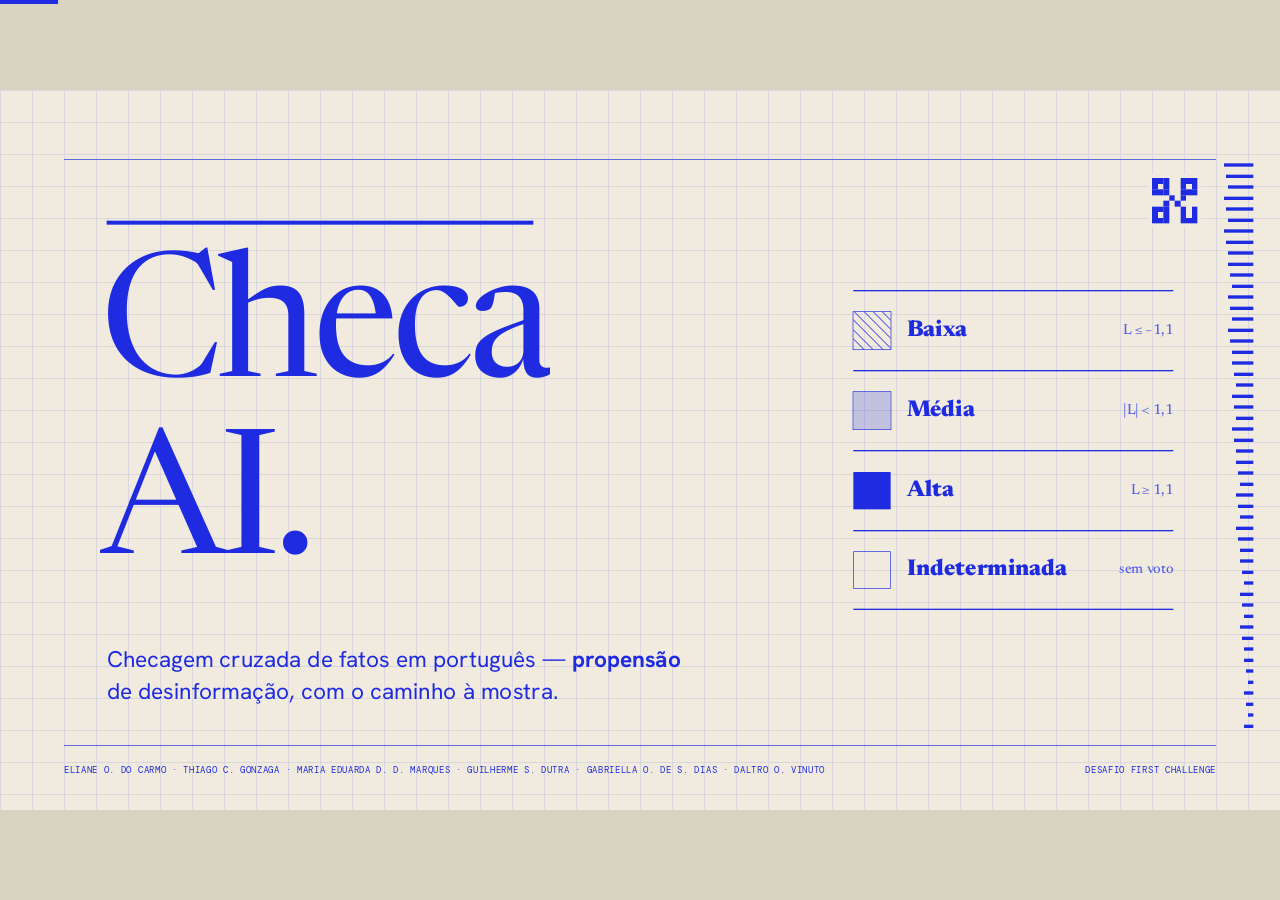
<file: brag-output/slides-v3-cobalto/index.html>
<!DOCTYPE html>
<html lang="pt-BR">
<head>
<meta charset="UTF-8">
<meta name="viewport" content="width=device-width, initial-scale=1.0">
<title>Checa AI — Cobalt Grid</title>

<!-- Fontes: Archivo (display), Nunito (texto), IBM Plex Mono (código) -->
<link rel="preconnect" href="https://fonts.googleapis.com">
<link rel="preconnect" href="https://fonts.gstatic.com" crossorigin>
<link href="https://fonts.googleapis.com/css2?family=Newsreader:ital,opsz,wght@0,6..72,400;0,6..72,500;1,6..72,400;1,6..72,500&family=Hanken+Grotesk:wght@400;600;700&family=DM+Mono:wght@400;500&display=swap" rel="stylesheet">

<style>
/* ===========================================
   TEMA (mude aqui para mudar o deck inteiro)
   =========================================== */
:root {
    --stage-bg: #e6e6e2;      /* faixas fora do palco 16:9 */
    --slide-bg: #fafaf8;      /* papel */
    --ink: #0b0b0b;           /* preto */
    --red: #ff3300;           /* acento único (e nível ALTA) */
    --green: #1f9d55;         /* nível BAIXA */
    --amber: #f2b705;         /* nível MÉDIA */
    --mute: #74746d;
    --line: rgba(11, 11, 11, .10);
    --soft: #efefea;

    --f-display: 'Archivo', sans-serif;
    --f-body: 'Nunito', sans-serif;
    --f-mono: 'IBM Plex Mono', monospace;

    --pad: 160px;             /* margem lateral do palco */
    --ease: cubic-bezier(.2, .8, .2, 1);
}

* { margin: 0; padding: 0; box-sizing: border-box; }

/* ===========================================
   VIEWPORT BASE (fixed 16:9 stage) — obrigatório
   =========================================== */
html, body { width: 100%; height: 100%; margin: 0; overflow: hidden; background: var(--stage-bg, #000); }
.deck-viewport { position: fixed; inset: 0; overflow: hidden; background: var(--stage-bg, #000); }
.deck-stage { position: absolute; left: 0; top: 0; width: 1920px; height: 1080px; overflow: hidden; transform-origin: 0 0; background: var(--slide-bg, #fff); }
.slide { position: absolute; inset: 0; width: 1920px; height: 1080px; overflow: hidden; display: block; visibility: hidden; opacity: 0; pointer-events: none; background: var(--slide-bg, #fff); }
.slide.active, .slide.visible { visibility: visible; opacity: 1; pointer-events: auto; z-index: 1; }
img, video, canvas, svg { max-width: 100%; max-height: 100%; }
.deck-controls { position: fixed; left: 50%; bottom: 22px; transform: translateX(-50%); z-index: 1000; }
@media print {
    html, body { width: 1920px; height: auto; overflow: visible; background: #fff; }
    .deck-viewport { position: static; overflow: visible; background: #fff; }
    .deck-stage { position: static; width: auto; height: auto; transform: none !important; background: none; }
    .slide { position: relative; display: block !important; visibility: visible !important; opacity: 1 !important; pointer-events: auto !important; width: 1920px; height: 1080px; break-after: page; page-break-after: always; }
    .slide:last-child { break-after: auto; page-break-after: auto; }
    .deck-controls { display: none !important; }
    .slide .r { opacity: 1 !important; transform: none !important; }
}
@media (prefers-reduced-motion: reduce) {
    *, *::before, *::after { animation-duration: 0.01ms !important; transition-duration: 0.2s !important; }
}

/* ===========================================
   ESTRUTURA DE SLIDE (grade suíça)
   Cada slide: grade de fundo + meta (topo) + rodapé + conteúdo.
   =========================================== */
.slide { font-family: var(--f-body); color: var(--ink); }
.meta, .foot {
    position: absolute; left: var(--pad); right: var(--pad);
    display: flex; justify-content: space-between;
    font: 700 20px var(--f-display); letter-spacing: .18em; text-transform: uppercase;
}
.meta { top: 64px; }
.meta span:last-child, .foot { color: var(--mute); }
.foot { bottom: 52px; font-weight: 600; font-size: 18px; letter-spacing: .08em; }

/* Kicker vermelho + título de seção */
.kicker {
    position: absolute; left: var(--pad); top: 160px;
    display: flex; align-items: center; gap: 18px;
    font: 800 24px var(--f-display); letter-spacing: .2em; text-transform: uppercase; color: var(--red);
}
.kicker::before { content: ""; width: 44px; height: 8px; background: var(--red); }
.h2 {
    position: absolute; left: 152px; top: 206px; right: var(--pad);
    font: 900 112px/1 var(--f-display); letter-spacing: -.04em;
}
.body { position: absolute; left: var(--pad); right: var(--pad); top: 390px; bottom: 140px; }

/* Tipografia utilitária */
.mono { font-family: var(--f-mono); }
.lead { font: 400 38px/1.4 var(--f-body); }
.small { font-size: 24px; color: var(--mute); line-height: 1.4; }
.lab { font: 800 20px var(--f-display); letter-spacing: .18em; text-transform: uppercase; color: var(--mute); }
.red { color: var(--red); }
.hl { background: var(--red); color: var(--inv-fg); padding: 0 10px; }
.ul { text-decoration: underline; text-decoration-color: var(--red); text-decoration-thickness: 6px; text-underline-offset: 8px; }
.strike { text-decoration: line-through; text-decoration-color: var(--red); text-decoration-thickness: 4px; color: var(--mute); }

/* Réguas e caixas */
.rule { border-top: 3px solid var(--ink); }
.box { border: 3px solid var(--ink); padding: 32px 36px; background: var(--slide-bg); }
.box.soft { border: 0; background: var(--soft); }
.tag { display: inline-block; font: 800 18px var(--f-display); letter-spacing: .14em; text-transform: uppercase; padding: 6px 12px; border: 2px solid var(--ink); }
.tag.llm { background: var(--red); border-color: var(--red); color: var(--inv-fg); }
.sq { display: inline-block; width: 44px; height: 44px; flex: none; }
.sq.g { background: var(--green); } .sq.a { background: var(--amber); } .sq.r { background: var(--alta); }
.sq.o { border: 4px solid var(--ink); }

/* ===========================================
   ANIMAÇÕES — disparadas quando o slide fica .visible
   Use class="r" e style="--d:.3s" para escalonar.
   =========================================== */
.r { opacity: 0; transform: translateY(28px); transition: opacity .6s ease, transform .8s var(--ease); transition-delay: var(--d, 0s); }
.slide.visible .r { opacity: 1; transform: none; }
.wipe { transform: scaleX(0); transform-origin: left; transition: transform .9s cubic-bezier(.7, 0, .2, 1); transition-delay: var(--d, 0s); }
.slide.visible .wipe { transform: scaleX(1); }
.kicker, .h2 { opacity: 0; transform: translateY(20px); transition: opacity .5s ease, transform .7s var(--ease); }
.h2 { transition-delay: .08s; }
.slide.visible .kicker, .slide.visible .h2 { opacity: 1; transform: none; }

/* ===========================================
   COMPONENTES ESPECÍFICOS
   =========================================== */
/* Título (slide 1) */
.t-bar { position: absolute; left: var(--pad); top: 250px; width: 640px; height: 22px; background: var(--red); }
.t-h1 { position: absolute; left: 150px; top: 300px; font: 900 300px/.86 var(--f-display); letter-spacing: -.045em; }
.t-h1 .l { display: block; overflow: hidden; }
.t-h1 .l span { display: block; transform: translateY(105%); transition: transform .9s var(--ease); }
.slide.visible .t-h1 .l span { transform: none; }
.slide.visible .t-h1 .l:nth-child(2) span { transition-delay: .12s; }
.scale4 { position: absolute; right: var(--pad); top: 300px; width: 480px; }
.scale4 .row { display: flex; align-items: center; gap: 24px; height: 120px; border-top: 2px solid var(--ink); }
.scale4 .row:last-child { border-bottom: 2px solid var(--ink); }
.scale4 .sq { width: 56px; height: 56px; }
.scale4 b { font: 800 34px var(--f-display); }
.scale4 i { margin-left: auto; font: 500 22px var(--f-display); font-style: normal; color: var(--mute); }

/* Grade de colunas genérica */
.cols { display: grid; gap: 40px; }
.c2 { grid-template-columns: 1fr 1fr; } .c3 { grid-template-columns: repeat(3, 1fr); } .c4 { grid-template-columns: repeat(4, 1fr); }

/* Lista com marcadores ✓ – ✗ */
.checks { list-style: none; }
.checks li { display: flex; gap: 22px; align-items: baseline; font-size: 34px; line-height: 1.3; padding: 18px 0; border-bottom: 2px solid var(--line); }
.checks li .m { flex: none; width: 40px; font: 900 34px var(--f-display); }
.checks li .m.y { color: var(--green); } .checks li .m.n { color: var(--red); } .checks li .m.s { color: var(--mute); }
.checks li small { display: block; font-size: 24px; color: var(--mute); }

/* Visão geral: 10 etapas */
.steps { display: grid; grid-template-columns: repeat(5, 1fr); gap: 24px; }
.step { position: relative; height: 210px; border-top: 6px solid var(--ink); padding-top: 18px; }
.step.llm { border-top-color: var(--red); }
.step .n { font: 900 56px/1 var(--f-display); letter-spacing: -.03em; }
.step.llm .n { color: var(--red); }
.step .t { font: 800 32px/1.1 var(--f-display); margin-top: 14px; }
.step .d { font-size: 22px; color: var(--mute); margin-top: 8px; }

/* JSON / código */
.code { font: 400 26px/1.6 var(--f-mono); background: var(--inv-bg); color: var(--inv-fg); padding: 32px 36px; }
.code .k { color: var(--code-k); } .code .s { color: var(--code-ok); }

/* Linha de equação */
.eq { display: flex; align-items: center; gap: 22px; font: 700 30px var(--f-display); }
.eq .op { font-size: 44px; color: var(--mute); }
.eq .cell { border: 3px solid var(--ink); padding: 14px 20px; }
.eq .cell small { display: block; font: 600 18px var(--f-body); color: var(--mute); }

/* Clusters (slide independência) */
.dots { display: grid; grid-template-columns: repeat(5, 72px); gap: 18px; }
.dot { width: 72px; height: 72px; background: var(--ink); }
.cluster { border: 3px solid var(--ink); padding: 22px; display: flex; gap: 14px; align-items: center; }
.cluster .dot { width: 48px; height: 48px; }
.cluster .lbl { margin-left: auto; text-align: right; font: 800 24px var(--f-display); }
.cluster .lbl small { display: block; font: 600 18px var(--f-body); color: var(--mute); }

/* Classes do juiz */
.classes { display: flex; gap: 14px; flex-wrap: wrap; }
.classes span { font: 800 22px var(--f-mono); padding: 10px 16px; border: 2px solid var(--ink); }
.classes span.on { background: var(--inv-bg); color: var(--inv-fg); }

/* Eixo de log-odds */
.axis { position: relative; width: 900px; height: 230px; }
.axis .zone { position: absolute; top: 60px; height: 70px; display: flex; align-items: center; justify-content: center; font: 900 26px var(--f-display); letter-spacing: .08em; color: var(--inv-fg); }
.axis .tick { position: absolute; top: 140px; font: 600 22px var(--f-mono); transform: translateX(-50%); }
.axis .mk { position: absolute; top: 18px; width: 4px; height: 120px; background: var(--ink); transform: translateX(-50%); }
.axis .mk b { position: absolute; top: -40px; left: 50%; transform: translateX(-50%); white-space: nowrap; font: 800 24px var(--f-display); }

/* Tabela simples */
.tbl { width: 100%; border-collapse: collapse; font-size: 30px; }
.tbl td { padding: 18px 0; border-bottom: 2px solid var(--line); }
.tbl td:last-child { text-align: right; font: 800 34px var(--f-display); }
.tbl tr:first-child td { border-top: 3px solid var(--ink); }

/* Barras de resultado */
.bar { display: grid; grid-template-columns: 380px 1fr 150px; align-items: center; gap: 28px; height: 96px; border-bottom: 2px solid var(--line); }
.bar .nm { font: 800 30px var(--f-display); }
.bar .nm small { display: block; font: 600 20px var(--f-body); color: var(--mute); }
.bar .tr { height: 40px; background: var(--soft); position: relative; }
.bar .fi { position: absolute; inset: 0 auto 0 0; background: var(--ink); }
.bar .v { font: 900 44px var(--f-display); text-align: right; }

/* Linha do trace */
.trace { font: 400 24px/1.75 var(--f-mono); }
.trace span { color: var(--mute); display: inline-block; width: 130px; }

/* Grandes declarações */
.stmt { position: absolute; left: 150px; right: var(--pad); top: 300px; font: 900 150px/.95 var(--f-display); letter-spacing: -.045em; }

/* ===========================================
   NOTAS DO APRESENTADOR, PROGRESSO, EDIÇÃO
   (fora do palco: não fazem parte do slide)
   =========================================== */
.progress { position: fixed; left: 0; top: 0; height: 4px; background: var(--red); z-index: 900; transition: width .4s var(--ease); }
.notes {
    position: fixed; left: 50%; bottom: 20px; transform: translateX(-50%) translateY(20px);
    width: min(1100px, 92vw); max-height: 34vh; overflow: auto;
    background: rgba(11, 11, 11, .92); color: var(--inv-fg); padding: 18px 22px;
    font: 400 17px/1.5 var(--f-body); border-left: 6px solid var(--red);
    opacity: 0; pointer-events: none; transition: .25s; z-index: 950;
}
.notes.on { opacity: 1; transform: translateX(-50%); pointer-events: auto; }
.edit-hotzone { position: fixed; top: 0; left: 0; width: 80px; height: 80px; z-index: 10000; cursor: pointer; }
.edit-toggle {
    position: fixed; top: 16px; left: 16px; z-index: 10001; width: 44px; height: 44px;
    border: 2px solid var(--ink); background: #fff; font-size: 20px; cursor: pointer;
    opacity: 0; pointer-events: none; transition: opacity .3s ease;
}
.edit-toggle.show, .edit-toggle.active { opacity: 1; pointer-events: auto; }
.edit-toggle.active { background: var(--red); border-color: var(--red); }
body.editing .slide [contenteditable="true"]:hover { outline: 2px dashed var(--red); outline-offset: 4px; }

/* ===========================================
   TEMA B · COBALT GRID
   Duas cores apenas: papel creme + tinta cobalto (risografia).
   Newsreader 400 nos títulos, Hanken Grotesk no texto, DM Mono no "chrome".
   A propensão usa padrões de cobalto, não cores:
   baixa = hachura · média = cobalto claro · alta = cobalto sólido · indeterminada = contorno.
   =========================================== */
:root {
    --stage-bg: #d9d3c2; --slide-bg: #F0EBDE; --paper: #F0EBDE;
    --ink: #1F2BE0; --red: #1F2BE0; --mute: #5560E5; --soft: #E6E0CE;
    --line: rgba(31, 43, 224, .18); --ink-faint: rgba(31, 43, 224, .18);
    --green: repeating-linear-gradient(45deg, rgba(31,43,224,.5) 0 2px, transparent 2px 10px);
    --amber: rgba(31, 43, 224, .22); --alta: #1F2BE0; --amber-text: #1F2BE0;
    --inv-bg: #1F2BE0; --inv-fg: #F0EBDE; --inv-mute: rgba(240, 235, 222, .75);
    --code-ok: #F0EBDE; --code-k: #c9cdfa;
    --f-display: 'Newsreader', Georgia, serif;
    --f-body: 'Hanken Grotesk', sans-serif;
    --f-mono: 'DM Mono', monospace;
}
.slide { font-synthesis: none; }
/* papel milimetrado permanente (10%) */
.slide::before {
    content: ""; position: absolute; inset: 0; pointer-events: none; opacity: .10;
    background-image: linear-gradient(#1F2BE0 1px, transparent 1px), linear-gradient(90deg, #1F2BE0 1px, transparent 1px);
    background-size: 48px 48px;
}
/* moldura: filetes de 1,5px no topo e na base */
.slide::after {
    content: ""; position: absolute; left: 96px; right: 96px; top: 104px; bottom: 96px; pointer-events: none;
    border-top: 1.5px solid var(--ink); border-bottom: 1.5px solid var(--ink);
}
.meta, .foot { left: 96px; right: 96px; font: 400 20px var(--f-mono) !important; letter-spacing: .08em; color: var(--ink) !important; }
.foot { bottom: 52px; }
.kicker, .lab, .tag { font-family: var(--f-body) !important; font-weight: 600 !important; letter-spacing: .18em; }
.kicker { color: var(--ink); }
.kicker::before { background: var(--ink); height: 2px; }
.h2 { font-weight: 400; letter-spacing: -.01em; }
.red { color: var(--ink) !important; font-style: italic; }
.small, .lead { color: var(--ink); }
.small { opacity: .78; }
.sq.g { background: var(--green); outline: 1.5px solid var(--ink); }
.sq.a { background: var(--amber); outline: 1.5px solid var(--ink); }
.sq.o { border-width: 1.5px; }
.rule, .scale4 .row, .tbl tr:first-child td { border-color: var(--ink) !important; }
.box { border-width: 1.5px; }
.tag { border-width: 1.5px; }
.tag.llm { background: var(--ink); color: var(--paper); }
.hl { background: var(--ink); color: var(--paper); }
.ul { text-decoration: none; background: var(--ink-faint); }
.strike { text-decoration-color: var(--ink); color: var(--mute); }
.checks li { border-bottom: 1px solid var(--line); }
.checks li .m, .checks li .m.y, .checks li .m.n { color: var(--ink) !important; font-family: var(--f-mono); }
.checks li .m.s { color: var(--mute) !important; }
.step { border-top-width: 1.5px; }
.step.llm { border-top: 6px solid var(--ink); }
.step.llm .n { font-style: italic; color: var(--ink); }
.t-bar { height: 6px; background: var(--ink); }
.t-h1 { font-weight: 400; letter-spacing: -.035em; }
.stmt { font-weight: 400; letter-spacing: -.02em; }
.axis .zone { color: var(--ink) !important; font: 500 24px var(--f-mono) !important; border: 1.5px solid var(--ink); }
.axis .zone:first-child { background: var(--green) !important; }
.axis .zone:first-child, .axis .zone:nth-child(2) { text-shadow: 0 0 6px var(--paper), 0 0 2px var(--paper); }
.axis .zone:nth-child(3) { color: var(--paper) !important; }
.bar .tr { background: rgba(31, 43, 224, .10); }
.bar .fi { background: repeating-linear-gradient(90deg, var(--ink) 0 14px, transparent 14px 18px); }
.dot, .cluster .dot { background: var(--ink); }
.progress { background: var(--ink); }
.notes { border-left-color: #5560E5; }
/* coluna "pixel-glitch" e bloco QR (slides de declaração) */
.glitch { position: absolute; right: 40px; top: 110px; width: 44px; height: 860px; pointer-events: none; z-index: 3; }
.glitch i { position: absolute; right: 0; height: 5px; background: var(--ink); }
.qr { position: absolute; right: 120px; top: 128px; width: 76px; height: 76px; padding: 4px; background: var(--paper);
      box-shadow: 0 0 0 1.5px var(--paper); display: grid; grid-template-columns: repeat(8, 1fr); z-index: 3; }
.qr b { background: transparent; } .qr b.on { background: var(--ink); }
.slide:first-child .t-bar { top: 196px; }
.slide:first-child .t-h1 { font-size: 260px; line-height: 1.02; top: 236px; }
.slide:first-child .foot { font-size: 13px !important; letter-spacing: .02em; }

</style>
</head>
<body>
<div class="progress" id="progress"></div>
<div class="edit-hotzone"></div>
<button class="edit-toggle" id="editToggle" title="Modo edição (E)" aria-label="Alternar modo de edição">✏️</button>

<div class="deck-viewport">
<main class="deck-stage" id="deckStage">

<!-- =========================================================
     01 · TÍTULO
     ========================================================= -->
<section class="slide" data-sec="Residência · 2026">
  <div class="t-bar wipe" style="--d:.15s"></div>
  <h1 class="t-h1"><span class="l"><span>Checa</span></span><span class="l"><span>AI.</span></span></h1>
  <p class="lead r" style="position:absolute;left:160px;top:830px;width:900px;font-size:34px;--d:.6s">Checagem cruzada de fatos em português — <b>propensão</b> de desinformação, com o caminho à mostra.</p>
  <div class="scale4">
    <div class="row r" style="--d:.7s"><span class="sq g"></span><b>Baixa</b><i>L ≤ −1,1</i></div>
    <div class="row r" style="--d:.8s"><span class="sq a"></span><b>Média</b><i>|L| &lt; 1,1</i></div>
    <div class="row r" style="--d:.9s"><span class="sq r"></span><b>Alta</b><i>L ≥ 1,1</i></div>
    <div class="row r" style="--d:1s"><span class="sq o"></span><b>Indeterminada</b><i>sem voto</i></div>
  </div>
  <div class="foot" style="font-size:15px;letter-spacing:.04em;white-space:nowrap"><span>Eliane O. do Carmo · Thiago C. Gonzaga · Maria Eduarda D. D. Marques · Guilherme S. Dutra · Gabriella O. de S. Dias · Daltro O. Vinuto</span><span>Desafio First Challenge</span></div>
</section>

<!-- =========================================================
     02 · GANCHO
     ========================================================= -->
<section class="slide" data-sec="O problema">
  <div class="kicker">Grupo da família · mensagem encaminhada</div>
  <div class="stmt" style="top:290px;font-size:230px">
    <div class="r" style="--d:.15s">“Café cura</div>
    <div class="r" style="--d:.3s">câncer.”</div>
  </div>
  <div class="r" style="position:absolute;left:160px;top:820px;font:900 88px var(--f-display);letter-spacing:-.03em;--d:.8s">Verdade ou <span class="red">mentira?</span></div>
</section>

<!-- =========================================================
     03 · PRINCÍPIO: PROPENSÃO
     ========================================================= -->
<section class="slide" data-sec="Princípio de projeto">
  <div class="kicker">A saída</div>
  <h2 class="h2">Propensão, não veredito.</h2>
  <div class="body cols c4" style="top:430px">
    <div class="r" style="--d:.2s"><div class="rule"></div><span class="sq g" style="margin:28px 0 22px;width:64px;height:64px"></span><div style="font:900 56px var(--f-display)">Baixa</div><div class="mono" style="font-size:24px;margin:10px 0 18px">L ≤ −1,10</div><p class="small" style="font-size:28px">Fontes independentes sustentam a afirmação.</p></div>
    <div class="r" style="--d:.3s"><div class="rule"></div><span class="sq a" style="margin:28px 0 22px;width:64px;height:64px"></span><div style="font:900 56px var(--f-display)">Média</div><div class="mono" style="font-size:24px;margin:10px 0 18px">|L| &lt; 1,10</div><p class="small" style="font-size:28px">Evidência insuficiente ou em conflito.</p></div>
    <div class="r" style="--d:.4s"><div class="rule"></div><span class="sq r" style="margin:28px 0 22px;width:64px;height:64px"></span><div style="font:900 56px var(--f-display)">Alta</div><div class="mono" style="font-size:24px;margin:10px 0 18px">L ≥ +1,10</div><p class="small" style="font-size:28px">Fontes independentes contestam a afirmação.</p></div>
    <div class="r" style="--d:.5s"><div class="rule"></div><span class="sq o" style="margin:28px 0 22px;width:64px;height:64px"></span><div style="font:900 56px var(--f-display)">Indeterminada</div><div class="mono" style="font-size:24px;margin:10px 0 18px">nenhum voto</div><p class="small" style="font-size:28px">Nenhuma fonte trata do assunto.</p></div>
  </div>
</section>

<!-- =========================================================
     04 · QUEM DECIDE
     ========================================================= -->
<section class="slide" data-sec="Princípio de projeto">
  <div class="kicker">Quem decide</div>
  <div class="stmt" style="top:250px;width:860px;font-size:110px">
    <div class="r" style="--d:.1s">Ausência de evidência</div>
    <div class="r red" style="--d:.25s">não é evidência.</div>
  </div>
  <p class="lead r" style="position:absolute;left:160px;top:720px;width:780px;font-size:32px;--d:.45s">Nada empurra o nível sem uma fonte que tenha tomado posição sobre a afirmação.</p>
  <div style="position:absolute;left:1120px;right:160px;top:250px;display:grid;gap:36px">
    <div class="box r" style="--d:.5s"><span class="tag llm">Modelo de linguagem</span><div style="font:900 48px/1.1 var(--f-display);margin:22px 0 12px">extrai · reescreve · classifica</div><p class="small" style="font-size:26px">Propõe — e é sempre conferido pelo código.</p></div>
    <div class="box r" style="--d:.65s;background:var(--inv-bg);color:var(--inv-fg)"><span class="tag" style="border-color:var(--inv-fg)">Código determinístico</span><div style="font:900 48px/1.1 var(--f-display);margin:22px 0 12px">pesa · soma · decide · redige</div><p style="font-size:26px;color:var(--inv-mute)">O nível e o texto final nunca vêm do LLM.</p></div>
  </div>
</section>

<!-- =========================================================
     05 · VISÃO GERAL — 10 ETAPAS
     ========================================================= -->
<section class="slide" data-sec="Pipeline">
  <div class="kicker">Visão geral</div>
  <h2 class="h2">Dez etapas com recibo.</h2>
  <div class="body" style="top:420px">
    <div class="steps">
      <div class="step r" style="--d:.15s"><div class="n">01</div><div class="t">Recebimento</div><div class="d">regras: tempo, rumor, sátira</div></div>
      <div class="step llm r" style="--d:.2s"><div class="n">02</div><div class="t">Afirmações</div><div class="d">LLM → JSON validado</div></div>
      <div class="step r" style="--d:.25s"><div class="n">03</div><div class="t">Busca aberta</div><div class="d">SerpAPI · 2 consultas</div></div>
      <div class="step r" style="--d:.3s"><div class="n">04</div><div class="t">Leitura</div><div class="d">deep crawl + extração</div></div>
      <div class="step r" style="--d:.35s"><div class="n">05</div><div class="t">Independência</div><div class="d">clusters de fontes</div></div>
      <div class="step llm r" style="--d:.4s"><div class="n">06</div><div class="t">Juiz</div><div class="d">4 classes + citação</div></div>
      <div class="step llm r" style="--d:.45s"><div class="n">07</div><div class="t">Agente crítico</div><div class="d">para ou reescreve ↺ busca</div></div>
      <div class="step r" style="--d:.5s"><div class="n">08</div><div class="t">Decisão</div><div class="d">log-odds · limiar</div></div>
      <div class="step r" style="--d:.55s"><div class="n">09</div><div class="t">Travas</div><div class="d">só rebaixam</div></div>
      <div class="step r" style="--d:.6s"><div class="n">10</div><div class="t">Relatório</div><div class="d">templates neutros</div></div>
    </div>
    <div class="r" style="display:flex;gap:56px;margin-top:20px;font:800 24px var(--f-display);--d:.75s">
      <span style="display:flex;align-items:center;gap:14px"><span style="width:48px;height:6px;background:var(--ink)"></span>código determinístico · 7</span>
      <span style="display:flex;align-items:center;gap:14px" class="red"><span style="width:48px;height:6px;background:var(--red)"></span>modelo de linguagem · 3</span>
    </div>
  </div>
</section>

<!-- =========================================================
     06 · ETAPA 1 — RECEBIMENTO
     ========================================================= -->
<section class="slide" data-sec="Etapa 01">
  <div class="kicker">Etapa 01 · Recebimento</div>
  <h2 class="h2">Ler o texto antes de buscar.</h2>
  <div class="body cols c2" style="gap:80px">
    <div>
      <div class="lab r" style="--d:.15s">Entrada · exemplo ilustrativo</div>
      <p class="r" style="font:800 46px/1.25 var(--f-display);margin-top:20px;--d:.25s"><span class="ul">Me passaram que</span> o governo vai bloquear as contas de todo mundo <span class="hl">hoje</span>.</p>
      <div class="r" style="margin-top:46px;--d:.45s">
        <div class="lab">Janela temporal</div>
        <div style="position:relative;height:110px;margin-top:20px">
          <div style="position:absolute;left:0;right:0;top:44px;height:3px;background:var(--ink)"></div>
          <div class="wipe" style="position:absolute;left:520px;width:200px;top:32px;height:28px;background:var(--red);--d:.7s"></div>
          <div style="position:absolute;left:700px;top:72px;font:800 22px var(--f-display)">hoje</div>
          <div style="position:absolute;left:520px;top:72px;font:600 20px var(--f-body);color:var(--red)">2 dias</div>
          <div style="position:absolute;left:120px;top:30px;width:28px;height:28px;border-radius:50%;background:var(--mute)"></div>
          <div style="position:absolute;left:40px;top:72px;font:600 20px var(--f-body);color:var(--mute)">fonte de outro período</div>
        </div>
        <p class="small">Fora da janela, a fonte perde peso: provavelmente fala de outro episódio.</p>
      </div>
    </div>
    <ul class="checks">
      <li class="r" style="--d:.3s"><span class="m y">✓</span><span>Marcador de tempo<small>“hoje” → janela de 2 dias</small></span></li>
      <li class="r" style="--d:.4s"><span class="m y">✓</span><span>Relato de segunda mão<small>“Me passaram que…”</small></span></li>
      <li class="r" style="--d:.5s"><span class="m s">–</span><span>Opinião ou sátira</span></li>
      <li class="r" style="--d:.6s"><span class="m s">–</span><span>Afirmação vaga</span></li>
      <li class="r" style="--d:.7s;border:0"><span class="m n">✗</span><span>Foto ou vídeo<small>recebe só orientação; aceita texto, título ou link</small></span></li>
    </ul>
  </div>
</section>

<!-- =========================================================
     07 · ETAPA 2 — AFIRMAÇÕES
     ========================================================= -->
<section class="slide" data-sec="Etapa 02">
  <div class="kicker">Etapa 02 · Afirmações · <span class="tag llm" style="font-size:16px;padding:3px 10px">LLM</span></div>
  <h2 class="h2">Núcleo e polaridade.</h2>
  <div class="body" style="top:380px">
    <div class="cols" style="grid-template-columns:640px 1fr;gap:60px;align-items:start">
      <div>
        <div class="lab r" style="--d:.15s">Entrada do usuário</div>
        <p class="r" style="font:900 60px/1.1 var(--f-display);letter-spacing:-.02em;margin-top:18px;--d:.25s">“É falso que a vacina altera o DNA.”</p>
      </div>
      <div class="code r" style="--d:.4s">{<br>
&nbsp;&nbsp;<span class="k">"afirmacao"</span>: <span class="s">"A vacina não altera o DNA"</span>,<br>
&nbsp;&nbsp;<span class="k">"nucleo"</span>: <span class="s">"A vacina altera o DNA"</span>,<br>
&nbsp;&nbsp;<span class="k">"polaridade"</span>: <span class="s">"nega"</span>,<br>
&nbsp;&nbsp;<span class="k">"consulta"</span>: <span class="s">"vacina covid altera DNA"</span><br>}</div>
    </div>
    <div class="eq r" style="margin-top:56px;--d:.6s">
      <div class="cell">REFUTA o núcleo<small>o que o juiz diz</small></div><span class="op">×</span>
      <div class="cell">nega<small>polaridade do usuário</small></div><span class="op">=</span>
      <div class="cell" style="background:var(--inv-bg);color:var(--inv-fg);border-color:var(--ink)">voto −1<small style="color:var(--inv-mute)">a favor do usuário</small></div>
      <span class="small" style="margin-left:24px;font-size:22px">JSON validado (Pydantic) · 1 nova tentativa · fallback regex marcado no recibo</span>
    </div>
  </div>
</section>

<!-- =========================================================
     08 · ETAPA 3 — BUSCA
     ========================================================= -->
<section class="slide" data-sec="Etapa 03">
  <div class="kicker">Etapa 03 · Busca aberta</div>
  <h2 class="h2">Duas buscas por afirmação.</h2>
  <div class="body" style="top:400px">
    <div class="cols" style="grid-template-columns:1fr 470px;gap:80px">
      <div style="display:grid;gap:30px">
        <div class="r" style="--d:.2s"><div class="lab">① Consulta pura · Google News</div><div class="mono" style="font-size:40px;font-weight:500;margin-top:14px;padding:20px 0;border-top:3px solid var(--ink);border-bottom:3px solid var(--ink)">vacina covid altera DNA</div></div>
        <div class="r" style="--d:.35s"><div class="lab">② Dirigida às agências · Google orgânico</div><div class="mono" style="font-size:32px;font-weight:500;margin-top:14px;padding:20px 0;border-top:3px solid var(--ink);border-bottom:3px solid var(--ink)">vacina covid altera DNA <span class="red">(site:agência-1 OR site:agência-2 OR …)</span></div></div>
        <p class="small r" style="--d:.5s">Atalho: índice local BM25 com ≈ 22 mil checagens — <b>desligado nas avaliações</b>, para medir a busca de verdade.</p>
      </div>
      <div style="display:grid;gap:22px;align-content:start">
        <div class="r" style="--d:.45s;border-top:6px solid var(--ink);padding-top:14px"><div style="font:900 80px/1 var(--f-display)">23 <span style="font-size:40px">+</span> 13</div><div class="small">veículos + agências de checagem no catálogo curado</div></div>
        <div class="r" style="--d:.55s;border-top:6px solid var(--ink);padding-top:14px"><div style="font:800 30px var(--f-display)">Rodízio de chaves</div><div class="small">HTTP 429 na chave 1 → a mesma busca segue na chave 2.</div></div>
        <div class="r" style="--d:.65s;border-top:6px solid var(--ink);padding-top:14px"><div style="font:800 30px var(--f-display)">Planejador</div><div class="small">Consulta vazia é relaxada: 0 → 8 resultados.</div></div>
      </div>
    </div>
  </div>
</section>

<!-- =========================================================
     09 · ETAPA 4A — LEITURA: DEDUPE + DOWNLOAD SEGURO
     ========================================================= -->
<section class="slide" data-sec="Etapa 04">
  <div class="kicker">Etapa 04 · Leitura das páginas</div>
  <h2 class="h2">Manchete não basta.</h2>
  <div class="body cols c2" style="gap:90px">
    <div>
      <div class="lab r" style="--d:.15s">① Uma URL, uma peça</div>
      <div class="mono r" style="font-size:25px;line-height:1.5;margin-top:22px;--d:.25s"><span class="strike">https://www.</span>exemplo.com.br/noticia/cafe-cura<br><span class="strike">?utm_source=zap&amp;amp#fim</span></div>
      <div class="r" style="font-size:28px;color:var(--mute);margin:18px 0;--d:.35s">↓ a mesma matéria vinda de dois buscadores</div>
      <div class="mono r" style="font-size:36px;font-weight:600;padding:18px 0;border-top:3px solid var(--ink);border-bottom:3px solid var(--ink);--d:.45s">exemplo.com.br/noticia/cafe-cura</div>
      <div class="r" style="display:flex;gap:16px;margin-top:28px;--d:.55s"><span class="tag" style="border-color:var(--red);color:var(--red)">✗ homepage</span><span class="tag" style="border-color:var(--red);color:var(--red)">✗ listagem /tag/</span><span class="tag" style="border-color:var(--red);color:var(--red)">✗ rede social · PDF</span></div>
    </div>
    <div>
      <div class="lab r" style="--d:.3s">② Download seguro (anti-SSRF)</div>
      <ul class="checks" style="margin-top:6px">
        <li class="r" style="--d:.4s"><span class="m y">✓</span><span>Só http/https, portas 80/443</span></li>
        <li class="r" style="--d:.5s"><span class="m y">✓</span><span>Bloqueia IP privado e loopback</span></li>
        <li class="r" style="--d:.6s"><span class="m y">✓</span><span>Cada redirect é revalidado</span></li>
        <li class="r" style="--d:.7s"><span class="m y">✓</span><span>Teto de 5 MB e 15 s por página</span></li>
      </ul>
      <p class="small r" style="margin-top:22px;--d:.8s">A URL nunca leva o servidor à rede interna. Download com curl_cffi, como um navegador.</p>
    </div>
  </div>
</section>

<!-- =========================================================
     10 · ETAPA 4B — LEITURA: CASCATA
     ========================================================= -->
<section class="slide" data-sec="Etapa 04">
  <div class="kicker">Etapa 04 · Leitura das páginas</div>
  <h2 class="h2">Provar que o corpo foi lido.</h2>
  <div class="body cols" style="grid-template-columns:1fr 640px;gap:90px">
    <ul class="checks">
      <li class="r" style="--d:.2s"><span class="m n">✗</span><span>JSON-LD · articleBody<small>texto do próprio editor — ausente nesta página</small></span></li>
      <li class="r" style="--d:.35s"><span class="m y">✓</span><span><b>trafilatura</b> <span class="red" style="font-size:26px">≥ 500 caracteres</span><small>o primeiro nível que vence encerra a cascata</small></span></li>
      <li class="r" style="--d:.5s"><span class="m s">–</span><span style="color:var(--mute)">seletor do catálogo (não precisou)</span></li>
      <li class="r" style="--d:.6s;border:0"><span class="m s">–</span><span style="color:var(--mute)">regex de &lt;p&gt; (não precisou)</span></li>
    </ul>
    <div style="display:grid;gap:30px;align-content:start">
      <div class="r" style="background:var(--inv-bg);color:var(--inv-fg);padding:40px;--d:.7s"><div class="mono" style="font-size:44px;font-weight:600">corpo_lido = <span style="color:var(--code-ok)">true</span></div><div style="font:800 32px var(--f-display);margin-top:14px">→ a fonte pode votar</div></div>
      <div class="r" style="border:3px dashed var(--ink);padding:36px;--d:.85s"><div style="font:800 32px var(--f-display)">Só título ou snippet?</div><div class="small" style="font-size:28px;margin-top:10px">A fonte aparece na resposta, mas <b style="color:var(--ink)">não vota</b>. Nenhum texto parcial finge ser corpo lido.</div></div>
    </div>
  </div>
</section>

<!-- =========================================================
     11 · ETAPA 5 — INDEPENDÊNCIA
     ========================================================= -->
<section class="slide" data-sec="Etapa 05">
  <div class="kicker">Etapa 05 · Independência</div>
  <h2 class="h2">10 matérias ≠ 10 votos.</h2>
  <div class="body cols" style="grid-template-columns:480px 120px 1fr;gap:40px;align-items:center">
    <div class="r" style="--d:.2s">
      <div class="dots"><i class="dot"></i><i class="dot"></i><i class="dot"></i><i class="dot"></i><i class="dot"></i><i class="dot"></i><i class="dot"></i><i class="dot"></i><i class="dot"></i><i class="dot"></i></div>
      <div style="font:900 44px var(--f-display);margin-top:28px">10 matérias</div><div class="small">exemplo ilustrativo</div>
    </div>
    <div class="r" style="font:900 90px var(--f-display);color:var(--red);text-align:center;--d:.4s">→</div>
    <div style="display:grid;gap:20px">
      <div class="cluster r" style="--d:.5s"><i class="dot"></i><i class="dot"></i><i class="dot"></i><i class="dot"></i><i class="dot"></i><div class="lbl">1 voto<small>assinam a mesma agência</small></div></div>
      <div class="cluster r" style="--d:.62s"><i class="dot"></i><i class="dot"></i><i class="dot"></i><div class="lbl">1 voto<small>mesmo grupo econômico</small></div></div>
      <div class="cluster r" style="--d:.74s"><i class="dot"></i><i class="dot"></i><div class="lbl">1 voto<small>corpo quase idêntico (trechos de 5 palavras)</small></div></div>
      <div class="r" style="font:900 52px var(--f-display);text-align:right;--d:.9s">= <span class="red">3 votos</span></div>
    </div>
  </div>
</section>

<!-- =========================================================
     12 · ETAPA 6 — JUIZ
     ========================================================= -->
<section class="slide" data-sec="Etapa 06">
  <div class="kicker">Etapa 06 · Juiz · <span class="tag llm" style="font-size:16px;padding:3px 10px">LLM</span> + código</div>
  <h2 class="h2">O código confere o LLM.</h2>
  <div class="body cols c2" style="gap:80px;top:380px">
    <div>
      <div class="lab r" style="--d:.15s">Núcleo: “A vacina altera o DNA”</div>
      <div class="box soft r" style="margin-top:18px;font-size:27px;line-height:1.5;--d:.25s"><b>Vacina não altera o DNA, dizem especialistas.</b> O RNA não entra no núcleo da célula e, portanto, não modifica o DNA.</div>
      <div class="classes r" style="margin-top:26px;--d:.4s"><span>SUSTENTA</span><span class="on">REFUTA</span><span>RELATA_SEM_ENDOSSO</span><span>NAO_TRATA</span></div>
    </div>
    <div>
      <div class="lab r" style="--d:.45s">Citação ∈ texto visto pelo juiz (≥ 0,90)</div>
      <ul class="checks" style="margin-top:6px">
        <li class="r" style="--d:.55s"><span class="m y">✓</span><span>Citação literal<small>classe mantida</small></span></li>
        <li class="r" style="--d:.65s;border:0"><span class="m n">✗</span><span>Citação inventada<small>rebaixada para NAO_TRATA</small></span></li>
      </ul>
      <div class="r" style="margin-top:34px;font:900 58px/1.05 var(--f-display);letter-spacing:-.02em;--d:.85s">Pode errar.<br><span class="red">Não pode inventar.</span></div>
    </div>
  </div>
</section>

<!-- =========================================================
     13 · ETAPA 7 — AGENTE CRÍTICO
     ========================================================= -->
<section class="slide" data-sec="Etapa 07">
  <div class="kicker">Etapa 07 · Agente crítico</div>
  <h2 class="h2">Parar ou buscar mais?</h2>
  <div class="body cols c2" style="gap:90px">
    <div>
      <div class="lab r" style="--d:.15s">Para quando…</div>
      <ul class="checks" style="margin-top:6px">
        <li class="r" style="--d:.25s"><span class="m">■</span><span>há selo de checagem aplicável</span></li>
        <li class="r" style="--d:.35s"><span class="m">■</span><span>≥ 2 clusters independentes tomaram posição</span></li>
        <li class="r" style="--d:.45s"><span class="m">■</span><span>o juiz está indisponível</span></li>
        <li class="r" style="--d:.55s;border:0"><span class="m">■</span><span>o orçamento de buscas acabou</span></li>
      </ul>
    </div>
    <div>
      <div class="lab r" style="--d:.4s">Senão, o <span class="red">LLM reescreve</span> a consulta</div>
      <div class="r" style="margin-top:26px;--d:.5s"><div class="small">antes</div><div class="mono strike" style="font-size:36px;margin-top:6px">vacina covid altera DNA</div></div>
      <div class="r" style="margin-top:30px;--d:.7s"><div class="small">depois — sabendo o que veio como NAO_TRATA</div><div class="mono" style="font-size:36px;font-weight:600;margin-top:6px;padding:16px 0;border-top:3px solid var(--ink);border-bottom:3px solid var(--ink)">vacina RNA mensageiro material genético</div></div>
      <p class="small r" style="margin-top:22px;--d:.85s">→ nova onda de busca, leitura e juiz</p>
    </div>
  </div>
</section>

<!-- =========================================================
     14 · AUTOCONSISTÊNCIA
     ========================================================= -->
<section class="slide" data-sec="Etapa 07">
  <div class="kicker">Etapa 07 · Autoconsistência</div>
  <h2 class="h2">Voto decisivo: julgado 3×.</h2>
  <div class="body" style="top:430px">
    <div class="r" style="display:grid;grid-template-columns:repeat(3,240px) 90px 1fr;gap:20px;align-items:center;padding:26px 0;border-top:3px solid var(--ink);--d:.2s">
      <span class="tag" style="font-size:24px;text-align:center">REFUTA</span><span class="tag" style="font-size:24px;text-align:center">REFUTA</span><span class="tag" style="font-size:24px;text-align:center">REFUTA</span>
      <span style="font:900 48px var(--f-display);text-align:center">→</span><span style="font:800 36px var(--f-display)">unânime · <span style="color:var(--green)">mantém</span></span>
    </div>
    <div class="r" style="display:grid;grid-template-columns:repeat(3,240px) 90px 1fr;gap:20px;align-items:center;padding:26px 0;border-top:3px solid var(--ink);border-bottom:3px solid var(--ink);--d:.4s">
      <span class="tag" style="font-size:24px;text-align:center">REFUTA</span><span class="tag" style="font-size:24px;text-align:center;border-color:var(--red);color:var(--red)">SUSTENTA</span><span class="tag" style="font-size:24px;text-align:center">REFUTA</span>
      <span style="font:900 48px var(--f-display);text-align:center">→</span><span style="font:800 36px var(--f-display)">instável · <span class="red">RELATA_SEM_ENDOSSO</span></span>
    </div>
    <p class="r" style="font:800 44px/1.2 var(--f-display);margin-top:60px;--d:.65s">Falha segura: a repetição nunca inverte a direção —<br><span class="red">só perde a posição.</span></p>
  </div>
</section>

<!-- =========================================================
     15 · ETAPA 8 — DECISÃO
     ========================================================= -->
<section class="slide" data-sec="Etapa 08">
  <div class="kicker">Etapa 08 · Decisão · sem LLM, sem rede</div>
  <h2 class="h2">Uma função pura decide.</h2>
  <div class="body cols" style="grid-template-columns:560px 1fr;gap:100px;top:400px">
    <div class="r" style="--d:.2s">
      <div class="lab" style="margin-bottom:14px">Peso do voto por fonte</div>
      <table class="tbl">
        <tr><td>Agência de checagem curada</td><td>1,0</td></tr>
        <tr><td>Órgão público · site muito acessado</td><td>0,6</td></tr>
        <tr><td>Rede social</td><td>0,45</td></tr>
        <tr><td>Site pouco acessado</td><td>0,3</td></tr>
        <tr><td>Selo de checagem aplicável</td><td class="red">1,5</td></tr>
      </table>
    </div>
    <div>
      <div class="r mono" style="font-size:32px;line-height:1.6;--d:.35s">L = Σ votos <span style="color:var(--mute)">(um por cluster)</span><br>p = σ(L) &nbsp;·&nbsp; τ = ln 3 ≈ 1,10</div>
      <div class="axis r" style="margin-top:70px;--d:.5s">
        <div class="zone" style="left:0;width:285px;background:var(--green)">BAIXA</div>
        <div class="zone" style="left:285px;width:330px;background:var(--amber);color:var(--ink)">MÉDIA</div>
        <div class="zone" style="left:615px;width:285px;background:var(--alta)">ALTA</div>
        <div class="tick" style="left:285px">−τ</div><div class="tick" style="left:450px">0</div><div class="tick" style="left:615px">+τ</div>
        <div class="mk" id="mk1" style="left:600px"><b>1 fonte curada · +1,0</b></div>
      </div>
      <div class="r" style="font:800 30px/1.45 var(--f-display);--d:.7s">1 fonte curada → L = +1,0 → <span style="color:var(--amber-text)">média</span> (p 0,73)<br>2 independentes → L = +2,0 → <span class="red">alta</span> (p 0,88)</div>
    </div>
  </div>
</section>

<!-- =========================================================
     16 · ETAPA 9 — TRAVAS
     ========================================================= -->
<section class="slide" data-sec="Etapa 09">
  <div class="kicker">Etapa 09 · Travas de segurança</div>
  <h2 class="h2">Travas só tiram certeza.</h2>
  <div class="body" style="top:400px">
    <div class="tbl" style="display:grid">
      <div class="r" style="display:grid;grid-template-columns:330px 1fr;padding:20px 0;border-top:3px solid var(--ink);--d:.15s"><b style="font:800 32px var(--f-display)">Confiabilidade</b><span style="font-size:30px">Rede social ou site pouco acessado não crava alta nem baixa sozinho.</span></div>
      <div class="r" style="display:grid;grid-template-columns:330px 1fr;padding:20px 0;border-top:2px solid var(--line);--d:.25s"><b style="font:800 32px var(--f-display)">Tempo</b><span style="font-size:30px">Fonte de outro período perde peso e nunca sustenta um extremo.</span></div>
      <div class="r" style="display:grid;grid-template-columns:330px 1fr;padding:20px 0;border-top:2px solid var(--line);--d:.35s"><b style="font:800 32px var(--f-display)">Conjunção</b><span style="font-size:30px">Parte confirmada não apaga parte contestada.</span></div>
      <div class="r" style="display:grid;grid-template-columns:330px 1fr;padding:20px 0;border-top:2px solid var(--line);--d:.45s"><b style="font:800 32px var(--f-display)">Similaridade</b><span style="font-size:30px">Selo do índice só vale se checou a mesma alegação (Dice ≥ 0,6).</span></div>
      <div class="r" style="display:grid;grid-template-columns:330px 1fr;padding:20px 0;border-top:2px solid var(--line);border-bottom:3px solid var(--ink);--d:.55s"><b style="font:800 32px var(--f-display)">Sintetizador</b><span style="font-size:30px">Relê o conjunto e só pode rebaixar: alta/baixa → média → indeterminada.</span></div>
    </div>
  </div>
</section>

<!-- =========================================================
     17 · ETAPA 10 — RELATÓRIO
     ========================================================= -->
<section class="slide" data-sec="Etapa 10">
  <div class="kicker">Etapa 10 · Relatório</div>
  <h2 class="h2">O caminho vai na resposta.</h2>
  <div class="body cols" style="grid-template-columns:1fr 520px;gap:90px;top:390px;align-items:start">
    <div class="box r" style="--d:.2s;padding:36px 40px">
      <div style="display:flex;align-items:center;gap:18px"><span class="sq a"></span><b style="font:900 40px var(--f-display)">Propensão média</b></div>
      <p style="font-size:27px;line-height:1.45;margin:16px 0 22px">1 fonte independente contesta o que o texto afirma e 1 a confirma. Isso não é um veredito: compare as fontes e tire sua própria conclusão.</p>
      <div style="display:grid;gap:10px;font-size:24px">
        <div><span class="tag" style="font-size:15px">REFUTA</span>&nbsp; Agência de checagem (curada) · corpo lido · 12/10</div>
        <div><span class="tag" style="font-size:15px">SUSTENTA</span>&nbsp; Portal de notícias · corpo lido · 11/10</div>
      </div>
      <p class="small" style="font-size:22px;margin-top:20px">① compare datas &nbsp;② quem assina? &nbsp;③ aparece em outro veículo independente?</p>
    </div>
    <div>
      <div class="lab r" style="--d:.4s">Bloqueado na saída</div>
      <div class="r" style="font:800 38px/1.6 var(--f-display);margin-top:12px;--d:.5s"><div class="strike">“é falso”</div><div class="strike">“fake news confirmada”</div><div class="strike">“sem dúvida”</div><div class="strike">“com certeza”</div></div>
      <p class="small r" style="margin-top:24px;--d:.7s">Recibo por etapa: ok · parcial · falha · pulada. Sinais de estilo aparecem, mas ficam fora do nível.</p>
    </div>
  </div>
</section>

<!-- =========================================================
     18 · REPRODUTIBILIDADE
     ========================================================= -->
<section class="slide" data-sec="Método">
  <div class="kicker">Método · Telemetria e replay</div>
  <h2 class="h2">Tudo é reproduzível.</h2>
  <div class="body cols" style="grid-template-columns:1fr 600px;gap:90px">
    <div class="r" style="--d:.2s">
      <div class="lab">runs/&lt;run_id&gt;/trace.jsonl</div>
      <div class="trace" style="margin-top:18px;border-top:3px solid var(--ink);padding-top:14px">
        <div><span>12 ms</span>run_inicio "Café cura câncer"</div>
        <div><span>131 ms</span>etapa recebimento · ok</div>
        <div><span>6491 ms</span>llm afirmacoes · 2,2 s</div>
        <div><span>6524 ms</span>http 200 · cache=hit</div>
        <div><span>9012 ms</span>fonte descartada · homepage</div>
        <div><span>9400 ms</span><b class="red">fallback</b> onde=juiz</div>
        <div><span>9812 ms</span>decisao nivel=media</div>
      </div>
    </div>
    <div>
      <div class="lab r" style="--d:.35s">Todo I/O externo passa por cassetes</div>
      <ul class="checks" style="margin-top:6px">
        <li class="r" style="--d:.45s"><span class="m s">○</span><span><b>live</b><small>rede de verdade, nada gravado</small></span></li>
        <li class="r" style="--d:.55s"><span class="m n">●</span><span><b>record</b><small>rede + grava web e LLM</small></span></li>
        <li class="r" style="--d:.65s;border:0"><span class="m">▶</span><span><b>replay</b><small>só cassetes · determinístico · sem rede</small></span></li>
      </ul>
    </div>
  </div>
</section>

<!-- =========================================================
     19 · AVALIAÇÃO
     ========================================================= -->
<section class="slide" data-sec="Método">
  <div class="kicker">Método · Avaliação</div>
  <h2 class="h2">Erro grave pesa mais.</h2>
  <div class="body" style="top:400px">
    <div class="r eq" style="font-size:28px;--d:.2s">
      <div class="cell">casos rotulados<small>dev · holdout</small></div><span class="op">→</span>
      <div class="cell">pipeline em replay<small>sem rede</small></div><span class="op">→</span>
      <div class="cell">métricas<small>acerto · erro grave · indeterminada</small></div><span class="op">→</span>
      <div class="cell" style="background:var(--inv-bg);color:var(--inv-fg)">linha de base<small style="color:var(--inv-mute)">delta + gate</small></div>
    </div>
    <table class="tbl r" style="margin-top:50px;--d:.4s">
      <tr><td><b>Falso</b> · esperado ALTA</td><td><span class="red">grave: BAIXA</span></td></tr>
      <tr><td><b>Verdadeiro</b> · esperado BAIXA</td><td><span class="red">grave: ALTA</span></td></tr>
      <tr><td><b>Sem evidência</b> · esperado INDETERMINADA</td><td style="color:var(--mute)">—</td></tr>
    </table>
    <p class="small r" style="margin-top:24px;--d:.6s">Itera-se só no dev; o holdout só abre no fim de cada rodada. Rótulos e baseline nunca são editados para “passar”.</p>
  </div>
</section>

<!-- =========================================================
     20 · RESULTADOS
     ========================================================= -->
<section class="slide" data-sec="Resultados">
  <div class="kicker">Resultados · simulação com 50 frases</div>
  <h2 class="h2">E funciona? Com cautela.</h2>
  <div class="body cols" style="grid-template-columns:1fr 460px;gap:90px;top:400px">
    <div>
      <div class="bar r" style="--d:.15s;border-top:3px solid var(--ink)"><div class="nm">Controle<small>26 de 44 casos</small></div><div class="tr"><div class="fi wipe" style="width:59.1%;--d:.4s"></div></div><div class="v">59,1%</div></div>
      <div class="bar r" style="--d:.25s"><div class="nm">Planejador de busca<small>28 de 44 casos</small></div><div class="tr"><div class="fi wipe" style="width:63.6%;--d:.5s"></div></div><div class="v">63,6%</div></div>
      <div class="bar r" style="--d:.35s"><div class="nm">site: no orgânico<small>28 de 44 casos</small></div><div class="tr"><div class="fi wipe" style="width:63.6%;--d:.6s"></div></div><div class="v">63,6%</div></div>
      <div class="bar r" style="--d:.45s"><div class="nm">Todas combinadas<small>28 de 45 casos</small></div><div class="tr"><div class="fi wipe" style="width:62.2%;--d:.7s"></div></div><div class="v">62,2%</div></div>
    </div>
    <div>
      <div class="r" style="background:var(--inv-bg);color:var(--inv-fg);padding:36px;--d:.6s"><div style="font:900 120px/1 var(--f-display)">0</div><div style="font:800 30px var(--f-display);margin-top:10px">erros graves em todas as variantes</div></div>
      <div class="r" style="margin-top:30px;--d:.8s"><div class="lab">Os 18 erros do controle</div>
        <div style="font:800 32px/1.6 var(--f-display);margin-top:10px"><div>15 · indeterminada</div><div>3 · média</div><div class="red">0 · direção errada</div></div></div>
    </div>
  </div>
</section>

<!-- =========================================================
     21 · GARGALO
     ========================================================= -->
<section class="slide" data-sec="Resultados">
  <div class="kicker">O que aprendemos</div>
  <div class="stmt" style="top:270px;font-size:140px">
    <div class="r" style="--d:.1s">O gargalo não é julgar.</div>
    <div class="r red" style="--d:.3s">É recuperar evidência.</div>
  </div>
  <p class="lead r" style="position:absolute;left:160px;top:640px;width:1100px;font-size:34px;--d:.55s">O sistema prefere dizer “não sei” a errar de lado. O próximo passo é a busca.</p>
  <p class="small r" style="position:absolute;left:160px;right:160px;top:860px;font-size:22px;--d:.75s">n ≈ 44–45 casos avaliáveis · IC 95% do controle 44–72% · diferenças entre variantes não são estatisticamente comprovadas (McNemar, p = 1,0) · 1.226 testes automatizados</p>
</section>

<!-- =========================================================
     22 · ENCERRAMENTO
     ========================================================= -->
<section class="slide" data-sec="Checa AI">
  <div class="t-bar wipe" style="top:200px;--d:.1s"></div>
  <div class="stmt" style="top:250px;font-size:170px">
    <div class="r" style="--d:.15s">Checa AI não</div>
    <div class="r" style="--d:.3s">decide por você.</div>
  </div>
  <div class="cols c3" style="position:absolute;left:160px;right:160px;top:640px;gap:48px">
    <div class="r" style="border-top:6px solid var(--ink);padding-top:16px;--d:.5s"><b style="font:900 40px var(--f-display)">As fontes</b><div class="small">com postura e citação</div></div>
    <div class="r" style="border-top:6px solid var(--ink);padding-top:16px;--d:.6s"><b style="font:900 40px var(--f-display)">Os pesos</b><div class="small">cada voto, cada trava</div></div>
    <div class="r" style="border-top:6px solid var(--red);padding-top:16px;--d:.7s"><b style="font:900 40px var(--f-display)" class="red">O caminho</b><div class="small">recibo de cada etapa</div></div>
  </div>
  <div class="foot" style="font-size:18px"><span>Python · FastAPI · Telegram · Pydantic · BM25 · SerpAPI · trafilatura</span><span>mariadenis.github.io/crosscheckbr-site</span></div>
</section>

</main>
</div>

<div class="notes" id="notes" aria-live="polite"></div>

<script>
/* ===========================================
   NOTAS DO APRESENTADOR (tecla N) — uma por slide, na ordem
   =========================================== */
const NOTES = [
 "Checa AI, ou CrossCheckBR: um checador de fatos em português que não dá veredito — estima a propensão de uma mensagem ser desinformação e mostra o caminho.",
 "Chega uma mensagem no grupo da família: “Café cura câncer”. Verdade ou mentira? O sistema não responde com um veredito. Ele estima a propensão de ser desinformação — e mostra, passo a passo, como chegou lá.",
 "A saída é uma escala: baixa, média, alta ou indeterminada. Nunca um simples verdadeiro ou falso. Sem fonte que trate do assunto, o sistema prefere dizer que não sabe.",
 "Ausência de evidência não é evidência. E o nível é calculado por código determinístico: o modelo de linguagem extrai, reescreve e classifica, mas nunca redige a conclusão.",
 "São dez etapas, e cada uma deixa um recibo auditável. Em preto, o que é código determinístico; em vermelho, onde um modelo de linguagem entra. O agente crítico pode voltar para a busca.",
 "Etapa um: recebimento. Entra texto, título ou link; fotos e vídeos recebem só orientação. Regras simples leem o texto: há marcador de tempo? Relato de segunda mão? Opinião, sátira ou afirmação vaga? Um “hoje” abre uma janela de dois dias: fontes de outro período valerão menos adiante.",
 "Etapa dois: um modelo de linguagem divide o texto em até três afirmações atômicas. Cada uma guarda a polaridade do usuário e um núcleo na forma afirmativa. Em “é falso que a vacina altera o DNA”, o núcleo é “a vacina altera o DNA”, com polaridade negativa. O juiz avalia o núcleo; a polaridade inverte a direção só no cálculo. A saída é validada por esquema, com uma nova tentativa e um fallback declarado no recibo.",
 "Etapa três: para cada afirmação, duas consultas em paralelo. Uma é pura, no Google News. A outra restringe a busca aos domínios das agências de checagem do catálogo. Chaves da SerpAPI giram quando a cota acaba, e um planejador relaxa consultas que voltam vazias. O índice de quase vinte e duas mil checagens fica desligado nas avaliações, para medir a busca de verdade.",
 "Etapa quatro, parte um: a mesma URL canônica, sem www, amp ou rastreadores, vira uma peça só; homepages, listagens e redes sociais saem. O download tem proteção contra SSRF: só portas web, nada de IP interno, redirect revalidado e teto de tamanho e tempo.",
 "Parte dois: uma cascata extrai o texto — JSON-LD, trafilatura, seletor do catálogo e regex. O primeiro que der quinhentos caracteres de texto real vence. Abaixo disso, a leitura falha — e fonte lida só pelo título aparece, mas não vota.",
 "Etapa cinco: dez veículos copiando a mesma agência não são dez confirmações. Fontes são agrupadas se assinam a mesma agência, pertencem ao mesmo grupo, ou têm corpos quase idênticos. Cada cluster vale um único voto.",
 "Etapa seis: para cada fonte e afirmação, um LLM lê título, lide, frases de conclusão e frases com os termos da afirmação. Classifica em sustenta, refuta, relata sem endosso ou não trata — e copia uma citação literal. O código confere a citação no texto. Se não existir, a classe cai para “não trata”. O modelo pode errar, mas não pode inventar.",
 "Etapa sete: o agente crítico decide, por afirmação, se já há evidência suficiente. Ele para com um selo de checagem aplicável ou com dois clusters independentes que tomaram posição. Senão, o LLM reescreve a consulta, sabendo quais páginas foram julgadas fora do tema, e abre uma nova onda de busca, dentro de um orçamento.",
 "Se um único julgamento decidiria o nível, ele é repetido três vezes. Se as repetições discordam, vira “relata sem endosso”: uma falha segura, que nunca inverte a direção.",
 "Etapa oito: uma função pura, sem LLM e sem rede. Cada cluster dá um voto: positivo se refuta, negativo se sustenta, com peso pela confiabilidade da fonte. A soma é o log-odds L; o limiar é ln 3, cerca de 1,1. Uma só fonte curada não crava nada: vale um, média. Duas independentes concordando, sim: dois, ou oitenta e oito por cento — alta.",
 "Etapa nove: travas que só deixam o sistema mais cauteloso. Confiabilidade, tempo, conjunção, similaridade do selo do índice, e um sintetizador que relê as fontes mas só pode rebaixar o nível, nunca elevá-lo.",
 "Etapa dez: a redação usa modelos de texto neutros, e uma varredura bloqueia frases como “é falso” ou “fake news confirmada”. Cada fonte aparece com postura, citação e data; sinais de estilo aparecem, mas ficam fora do nível. O recibo lista cada etapa com seu status.",
 "Para ser ciência, precisa ser reproduzível. Cada execução grava um trace: etapas, chamadas ao LLM, requisições, descartes e fallbacks. Todo acesso externo passa por cassetes: record grava, replay reproduz tudo sem rede.",
 "Um harness roda casos rotulados, separa desenvolvimento de holdout e mede acerto, erro grave e indeterminadas contra uma linha de base. Erro grave é dar baixa propensão ao que é falso, ou alta ao que é verdadeiro.",
 "Numa simulação com cinquenta frases, sem a checagem original na busca, o acerto ficou entre cinquenta e nove e sessenta e quatro por cento — com zero erros graves. Dos dezoito erros do controle, quinze foram indeterminada e nenhum na direção errada.",
 "O gargalo não é julgar, é recuperar evidência. A amostra é pequena e as diferenças entre variantes não são estatisticamente significativas; o próximo passo é a busca.",
 "O Checa AI não decide por você. Ele mostra as fontes, os pesos e o caminho, para que você compare e tire a sua própria conclusão. Checagem cruzada, auditável, em português."
];

/* ===========================================
   CONTROLADOR DA APRESENTAÇÃO
   Teclas: ←/→, espaço, PageUp/PageDown, Home/End · N notas · F tela cheia · E edição
   Também: roda do mouse, swipe, clique (metade direita avança). URL #n abre o slide n.
   =========================================== */
class SlidePresentation {
    constructor() {
        this.slides = [...document.querySelectorAll('.slide')];
        this.stage = document.getElementById('deckStage');
        this.notes = document.getElementById('notes');
        this.progress = document.getElementById('progress');
        this.current = 0;
        this.editing = false;
        this.decorate();
        this.setupStageScale();
        this.setupNav();
        const n = parseInt(location.hash.slice(1), 10);
        this.show(isNaN(n) ? 0 : n - 1);
    }

    /* Meta do topo e numeração no rodapé, gerados para não repetir HTML */
    decorate() {
        const total = this.slides.length;
        this.slides.forEach((s, i) => {
            if (i === 0) return;
            const meta = document.createElement('div');
            meta.className = 'meta';
            meta.dataset.gen = '1';
            meta.innerHTML = `<span>Checa AI</span><span>${s.dataset.sec || ''}</span>`;
            s.prepend(meta);
            if (!s.querySelector('.foot')) {
                const foot = document.createElement('div');
                foot.className = 'foot';
                foot.dataset.gen = '1';
                foot.innerHTML = `<span>CrossCheckBR · Residência 2026</span><span>${String(i + 1).padStart(2, '0')} / ${total}</span>`;
                s.appendChild(foot);
            }
        });
    }

    /* Escala o palco 1920×1080 para a janela (letterbox) */
    setupStageScale() {
        const fit = () => {
            const k = Math.min(innerWidth / 1920, innerHeight / 1080);
            this.stage.style.transform = `translate(${(innerWidth - 1920 * k) / 2}px, ${(innerHeight - 1080 * k) / 2}px) scale(${k})`;
        };
        fit();
        addEventListener('resize', fit);
    }

    setupNav() {
        addEventListener('keydown', (e) => {
            if (this.editing && e.key !== 'Escape' && !(e.key.toLowerCase() === 's' && (e.ctrlKey || e.metaKey))) return;
            const k = e.key;
            if (['ArrowRight', 'ArrowDown', 'PageDown', ' '].includes(k)) { e.preventDefault(); this.show(this.current + 1); }
            else if (['ArrowLeft', 'ArrowUp', 'PageUp'].includes(k)) { e.preventDefault(); this.show(this.current - 1); }
            else if (k === 'Home') this.show(0);
            else if (k === 'End') this.show(this.slides.length - 1);
            else if (k === 'n' || k === 'N') this.notes.classList.toggle('on');
            else if (k === 'f' || k === 'F') {
                document.fullscreenElement ? document.exitFullscreen() : document.documentElement.requestFullscreen();
            }
        });
        let lock = false;
        addEventListener('wheel', (e) => {
            if (this.editing || lock || Math.abs(e.deltaY) < 30) return;
            lock = true; setTimeout(() => (lock = false), 700);
            this.show(this.current + (e.deltaY > 0 ? 1 : -1));
        }, { passive: true });
        let x0 = null;
        addEventListener('touchstart', (e) => (x0 = e.touches[0].clientX), { passive: true });
        addEventListener('touchend', (e) => {
            if (x0 === null) return;
            const dx = e.changedTouches[0].clientX - x0;
            if (Math.abs(dx) > 50) this.show(this.current + (dx < 0 ? 1 : -1));
            x0 = null;
        });
        this.stage.addEventListener('click', (e) => {
            if (this.editing) return;
            this.show(this.current + (e.clientX > innerWidth / 2 ? 1 : -1));
        });
        addEventListener('hashchange', () => {
            const n = parseInt(location.hash.slice(1), 10);
            if (!isNaN(n) && n - 1 !== this.current) this.show(n - 1);
        });
    }

    show(i) {
        this.current = Math.max(0, Math.min(i, this.slides.length - 1));
        this.slides.forEach((s, k) => {
            const on = k === this.current;
            s.classList.toggle('active', on);
            s.classList.toggle('visible', false);
        });
        // reflow para reiniciar as transições do slide que entra
        void this.slides[this.current].offsetWidth;
        requestAnimationFrame(() => this.slides[this.current].classList.add('visible'));
        this.notes.textContent = NOTES[this.current] || '';
        this.progress.style.width = ((this.current + 1) / this.slides.length * 100) + '%';
        history.replaceState(null, '', '#' + (this.current + 1));
    }
}

/* ===========================================
   EDIÇÃO INLINE (tecla E ou canto superior esquerdo)
   Clique em qualquer texto para editar; Ctrl+S baixa o HTML editado.
   As edições também ficam salvas no navegador (localStorage).
   =========================================== */
class InlineEditor {
    constructor(deck) {
        this.deck = deck;
        this.isActive = false;
        this.key = 'checaai-slides-v3';
        this.btn = document.getElementById('editToggle');
        this.targets = () => deck.stage.querySelectorAll('h1, h2, p, li, td, .lab, .stmt > div, .t, .d, .nm, .kicker, .mono, .tag');
        this.restore();
        this.bind();
    }
    restore() {
        try {
            const saved = localStorage.getItem(this.key);
            if (!saved) return;
            const data = JSON.parse(saved);
            this.targets().forEach((el, i) => { if (data[i] !== undefined) el.innerHTML = data[i]; });
        } catch (e) { /* armazenamento indisponível: segue sem restaurar */ }
    }
    save() {
        try { localStorage.setItem(this.key, JSON.stringify([...this.targets()].map((el) => el.innerHTML))); } catch (e) {}
    }
    toggleEditMode() {
        this.isActive = !this.isActive;
        this.deck.editing = this.isActive;
        document.body.classList.toggle('editing', this.isActive);
        this.btn.classList.toggle('active', this.isActive);
        this.targets().forEach((el) => {
            if (this.isActive) el.setAttribute('contenteditable', 'true');
            else el.removeAttribute('contenteditable');
        });
        if (!this.isActive) this.save();
    }
    download() {
        this.save();
        const clone = document.documentElement.cloneNode(true);
        clone.querySelectorAll('[contenteditable]').forEach((el) => el.removeAttribute('contenteditable'));
        clone.querySelectorAll('[data-gen]').forEach((el) => el.remove());  // meta/rodapé são recriados no load
        const blob = new Blob(['<!DOCTYPE html>\n' + clone.outerHTML], { type: 'text/html' });
        const a = document.createElement('a');
        a.href = URL.createObjectURL(blob);
        a.download = 'checa-ai-slides.html';
        a.click();
    }
    bind() {
        const hot = document.querySelector('.edit-hotzone');
        let t = null;
        const hide = () => { t = setTimeout(() => { if (!this.isActive) this.btn.classList.remove('show'); }, 400); };
        hot.addEventListener('mouseenter', () => { clearTimeout(t); this.btn.classList.add('show'); });
        hot.addEventListener('mouseleave', hide);
        this.btn.addEventListener('mouseenter', () => clearTimeout(t));
        this.btn.addEventListener('mouseleave', hide);
        this.btn.addEventListener('click', () => this.toggleEditMode());
        hot.addEventListener('click', () => this.toggleEditMode());
        document.addEventListener('keydown', (e) => {
            if ((e.key === 'e' || e.key === 'E') && !e.target.getAttribute('contenteditable')) this.toggleEditMode();
            else if (e.key === 'Escape' && this.isActive) this.toggleEditMode();
            else if (e.key.toLowerCase() === 's' && (e.ctrlKey || e.metaKey)) { e.preventDefault(); this.download(); }
        });
        document.addEventListener('input', () => this.save());
    }
}


/* Decoração Cobalt Grid: coluna glitch nos slides de declaração + QR no título */
(function () {
    const s = document.querySelectorAll('.slide');
    [0, 1, 3, 20, 21].forEach((i) => {
        if (!s[i]) return;
        const g = document.createElement('div');
        g.className = 'glitch'; g.dataset.gen = '1';
        for (let k = 0; k < 52; k++) {
            const e = document.createElement('i');
            e.style.top = (k * 16.5) + 'px';
            e.style.width = (44 - Math.floor(k / 9) * 6 - (k % 3) * 3) + 'px';
            g.appendChild(e);
        }
        s[i].appendChild(g);
    });
    const qr = document.createElement('div');
    qr.className = 'qr'; qr.dataset.gen = '1';
    const on = [0,1,2,5,6,7,8,10,13,15,16,17,18,21,22,23,27,29,34,36,40,41,42,45,47,48,50,53,55,56,57,58,61,62,63];
    for (let k = 0; k < 64; k++) { const b = document.createElement('b'); if (on.includes(k)) b.className = 'on'; qr.appendChild(b); }
    s[0].appendChild(qr);
})();

const deck = new SlidePresentation();
const editor = new InlineEditor(deck);
</script>
</body>
</html>
</file>
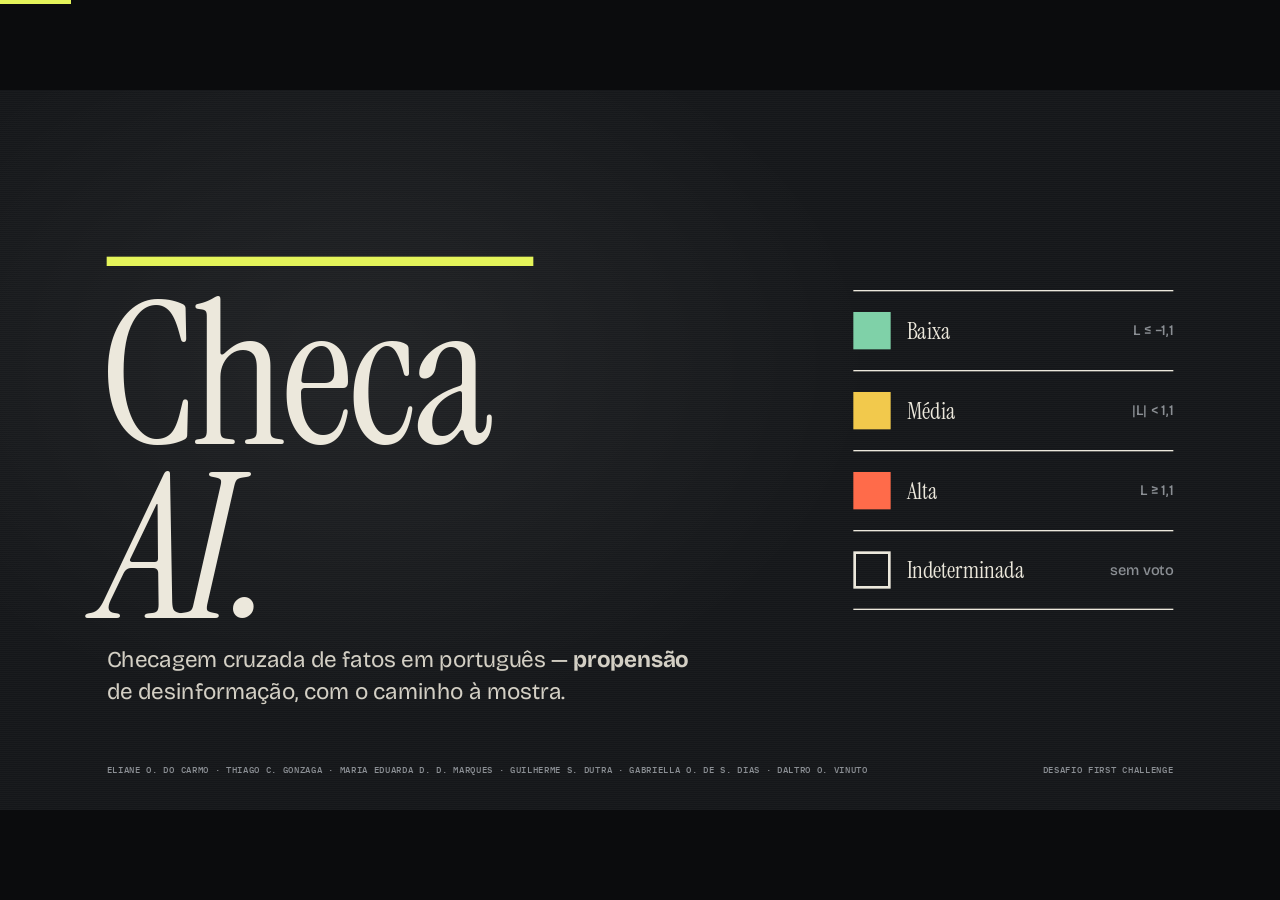
<file: brag-output/slides-v4-apuracao/index.html>
<!DOCTYPE html>
<html lang="pt-BR">
<head>
<meta charset="UTF-8">
<meta name="viewport" content="width=device-width, initial-scale=1.0">
<title>Checa AI — Mesa de apuração</title>

<!-- Fontes: Archivo (display), Nunito (texto), IBM Plex Mono (código) -->
<link rel="preconnect" href="https://fonts.googleapis.com">
<link rel="preconnect" href="https://fonts.gstatic.com" crossorigin>
<link href="https://fonts.googleapis.com/css2?family=Instrument+Serif:ital@0;1&family=Bricolage+Grotesque:opsz,wght@12..96,400;12..96,600;12..96,700&family=IBM+Plex+Mono:wght@400;500;600&display=swap" rel="stylesheet">

<style>
/* ===========================================
   TEMA (mude aqui para mudar o deck inteiro)
   =========================================== */
:root {
    --stage-bg: #e6e6e2;      /* faixas fora do palco 16:9 */
    --slide-bg: #fafaf8;      /* papel */
    --ink: #0b0b0b;           /* preto */
    --red: #ff3300;           /* acento único (e nível ALTA) */
    --green: #1f9d55;         /* nível BAIXA */
    --amber: #f2b705;         /* nível MÉDIA */
    --mute: #74746d;
    --line: rgba(11, 11, 11, .10);
    --soft: #efefea;

    --f-display: 'Archivo', sans-serif;
    --f-body: 'Nunito', sans-serif;
    --f-mono: 'IBM Plex Mono', monospace;

    --pad: 160px;             /* margem lateral do palco */
    --ease: cubic-bezier(.2, .8, .2, 1);
}

* { margin: 0; padding: 0; box-sizing: border-box; }

/* ===========================================
   VIEWPORT BASE (fixed 16:9 stage) — obrigatório
   =========================================== */
html, body { width: 100%; height: 100%; margin: 0; overflow: hidden; background: var(--stage-bg, #000); }
.deck-viewport { position: fixed; inset: 0; overflow: hidden; background: var(--stage-bg, #000); }
.deck-stage { position: absolute; left: 0; top: 0; width: 1920px; height: 1080px; overflow: hidden; transform-origin: 0 0; background: var(--slide-bg, #fff); }
.slide { position: absolute; inset: 0; width: 1920px; height: 1080px; overflow: hidden; display: block; visibility: hidden; opacity: 0; pointer-events: none; background: var(--slide-bg, #fff); }
.slide.active, .slide.visible { visibility: visible; opacity: 1; pointer-events: auto; z-index: 1; }
img, video, canvas, svg { max-width: 100%; max-height: 100%; }
.deck-controls { position: fixed; left: 50%; bottom: 22px; transform: translateX(-50%); z-index: 1000; }
@media print {
    html, body { width: 1920px; height: auto; overflow: visible; background: #fff; }
    .deck-viewport { position: static; overflow: visible; background: #fff; }
    .deck-stage { position: static; width: auto; height: auto; transform: none !important; background: none; }
    .slide { position: relative; display: block !important; visibility: visible !important; opacity: 1 !important; pointer-events: auto !important; width: 1920px; height: 1080px; break-after: page; page-break-after: always; }
    .slide:last-child { break-after: auto; page-break-after: auto; }
    .deck-controls { display: none !important; }
    .slide .r { opacity: 1 !important; transform: none !important; }
}
@media (prefers-reduced-motion: reduce) {
    *, *::before, *::after { animation-duration: 0.01ms !important; transition-duration: 0.2s !important; }
}

/* ===========================================
   ESTRUTURA DE SLIDE (grade suíça)
   Cada slide: grade de fundo + meta (topo) + rodapé + conteúdo.
   =========================================== */
.slide { font-family: var(--f-body); color: var(--ink); }
.meta, .foot {
    position: absolute; left: var(--pad); right: var(--pad);
    display: flex; justify-content: space-between;
    font: 700 20px var(--f-display); letter-spacing: .18em; text-transform: uppercase;
}
.meta { top: 64px; }
.meta span:last-child, .foot { color: var(--mute); }
.foot { bottom: 52px; font-weight: 600; font-size: 18px; letter-spacing: .08em; }

/* Kicker vermelho + título de seção */
.kicker {
    position: absolute; left: var(--pad); top: 160px;
    display: flex; align-items: center; gap: 18px;
    font: 800 24px var(--f-display); letter-spacing: .2em; text-transform: uppercase; color: var(--red);
}
.kicker::before { content: ""; width: 44px; height: 8px; background: var(--red); }
.h2 {
    position: absolute; left: 152px; top: 206px; right: var(--pad);
    font: 900 112px/1 var(--f-display); letter-spacing: -.04em;
}
.body { position: absolute; left: var(--pad); right: var(--pad); top: 390px; bottom: 140px; }

/* Tipografia utilitária */
.mono { font-family: var(--f-mono); }
.lead { font: 400 38px/1.4 var(--f-body); }
.small { font-size: 24px; color: var(--mute); line-height: 1.4; }
.lab { font: 800 20px var(--f-display); letter-spacing: .18em; text-transform: uppercase; color: var(--mute); }
.red { color: var(--red); }
.hl { background: var(--red); color: var(--inv-fg); padding: 0 10px; }
.ul { text-decoration: underline; text-decoration-color: var(--red); text-decoration-thickness: 6px; text-underline-offset: 8px; }
.strike { text-decoration: line-through; text-decoration-color: var(--red); text-decoration-thickness: 4px; color: var(--mute); }

/* Réguas e caixas */
.rule { border-top: 3px solid var(--ink); }
.box { border: 3px solid var(--ink); padding: 32px 36px; background: var(--slide-bg); }
.box.soft { border: 0; background: var(--soft); }
.tag { display: inline-block; font: 800 18px var(--f-display); letter-spacing: .14em; text-transform: uppercase; padding: 6px 12px; border: 2px solid var(--ink); }
.tag.llm { background: var(--red); border-color: var(--red); color: var(--inv-fg); }
.sq { display: inline-block; width: 44px; height: 44px; flex: none; }
.sq.g { background: var(--green); } .sq.a { background: var(--amber); } .sq.r { background: var(--alta); }
.sq.o { border: 4px solid var(--ink); }

/* ===========================================
   ANIMAÇÕES — disparadas quando o slide fica .visible
   Use class="r" e style="--d:.3s" para escalonar.
   =========================================== */
.r { opacity: 0; transform: translateY(28px); transition: opacity .6s ease, transform .8s var(--ease); transition-delay: var(--d, 0s); }
.slide.visible .r { opacity: 1; transform: none; }
.wipe { transform: scaleX(0); transform-origin: left; transition: transform .9s cubic-bezier(.7, 0, .2, 1); transition-delay: var(--d, 0s); }
.slide.visible .wipe { transform: scaleX(1); }
.kicker, .h2 { opacity: 0; transform: translateY(20px); transition: opacity .5s ease, transform .7s var(--ease); }
.h2 { transition-delay: .08s; }
.slide.visible .kicker, .slide.visible .h2 { opacity: 1; transform: none; }

/* ===========================================
   COMPONENTES ESPECÍFICOS
   =========================================== */
/* Título (slide 1) */
.t-bar { position: absolute; left: var(--pad); top: 250px; width: 640px; height: 22px; background: var(--red); }
.t-h1 { position: absolute; left: 150px; top: 300px; font: 900 300px/.86 var(--f-display); letter-spacing: -.045em; }
.t-h1 .l { display: block; overflow: hidden; padding: 0 .12em; margin: 0 -.12em; }  /* folga lateral: o itálico passa da caixa */
.t-h1 .l span { display: block; transform: translateY(105%); transition: transform .9s var(--ease); }
.slide.visible .t-h1 .l span { transform: none; }
.slide.visible .t-h1 .l:nth-child(2) span { transition-delay: .12s; }
.scale4 { position: absolute; right: var(--pad); top: 300px; width: 480px; }
.scale4 .row { display: flex; align-items: center; gap: 24px; height: 120px; border-top: 2px solid var(--ink); }
.scale4 .row:last-child { border-bottom: 2px solid var(--ink); }
.scale4 .sq { width: 56px; height: 56px; }
.scale4 b { font: 800 34px var(--f-display); }
.scale4 i { margin-left: auto; font: 500 22px var(--f-display); font-style: normal; color: var(--mute); }

/* Grade de colunas genérica */
.cols { display: grid; gap: 40px; }
.c2 { grid-template-columns: 1fr 1fr; } .c3 { grid-template-columns: repeat(3, 1fr); } .c4 { grid-template-columns: repeat(4, 1fr); }

/* Lista com marcadores ✓ – ✗ */
.checks { list-style: none; }
.checks li { display: flex; gap: 22px; align-items: baseline; font-size: 34px; line-height: 1.3; padding: 18px 0; border-bottom: 2px solid var(--line); }
.checks li .m { flex: none; width: 40px; font: 900 34px var(--f-display); }
.checks li .m.y { color: var(--green); } .checks li .m.n { color: var(--red); } .checks li .m.s { color: var(--mute); }
.checks li small { display: block; font-size: 24px; color: var(--mute); }

/* Visão geral: 10 etapas */
.steps { display: grid; grid-template-columns: repeat(5, 1fr); gap: 24px; }
.step { position: relative; height: 210px; border-top: 6px solid var(--ink); padding-top: 18px; }
.step.llm { border-top-color: var(--red); }
.step .n { font: 900 56px/1 var(--f-display); letter-spacing: -.03em; }
.step.llm .n { color: var(--red); }
.step .t { font: 800 32px/1.1 var(--f-display); margin-top: 14px; }
.step .d { font-size: 22px; color: var(--mute); margin-top: 8px; }

/* JSON / código */
.code { font: 400 26px/1.6 var(--f-mono); background: var(--inv-bg); color: var(--inv-fg); padding: 32px 36px; }
.code .k { color: var(--code-k); } .code .s { color: var(--code-ok); }

/* Linha de equação */
.eq { display: flex; align-items: center; gap: 22px; font: 700 30px var(--f-display); }
.eq .op { font-size: 44px; color: var(--mute); }
.eq .cell { border: 3px solid var(--ink); padding: 14px 20px; }
.eq .cell small { display: block; font: 600 18px var(--f-body); color: var(--mute); }

/* Clusters (slide independência) */
.dots { display: grid; grid-template-columns: repeat(5, 72px); gap: 18px; }
.dot { width: 72px; height: 72px; background: var(--ink); }
.cluster { border: 3px solid var(--ink); padding: 22px; display: flex; gap: 14px; align-items: center; }
.cluster .dot { width: 48px; height: 48px; }
.cluster .lbl { margin-left: auto; text-align: right; font: 800 24px var(--f-display); }
.cluster .lbl small { display: block; font: 600 18px var(--f-body); color: var(--mute); }

/* Classes do juiz */
.classes { display: flex; gap: 14px; flex-wrap: wrap; }
.classes span { font: 800 22px var(--f-mono); padding: 10px 16px; border: 2px solid var(--ink); }
.classes span.on { background: var(--inv-bg); color: var(--inv-fg); }

/* Eixo de log-odds */
.axis { position: relative; width: 900px; height: 230px; }
.axis .zone { position: absolute; top: 60px; height: 70px; display: flex; align-items: center; justify-content: center; font: 900 26px var(--f-display); letter-spacing: .08em; color: var(--inv-fg); }
.axis .tick { position: absolute; top: 140px; font: 600 22px var(--f-mono); transform: translateX(-50%); }
.axis .mk { position: absolute; top: 18px; width: 4px; height: 120px; background: var(--ink); transform: translateX(-50%); }
.axis .mk b { position: absolute; top: -40px; left: 50%; transform: translateX(-50%); white-space: nowrap; font: 800 24px var(--f-display); }

/* Tabela simples */
.tbl { width: 100%; border-collapse: collapse; font-size: 30px; }
.tbl td { padding: 18px 0; border-bottom: 2px solid var(--line); }
.tbl td:last-child { text-align: right; font: 800 34px var(--f-display); }
.tbl tr:first-child td { border-top: 3px solid var(--ink); }

/* Barras de resultado */
.bar { display: grid; grid-template-columns: 380px 1fr 150px; align-items: center; gap: 28px; height: 96px; border-bottom: 2px solid var(--line); }
.bar .nm { font: 800 30px var(--f-display); }
.bar .nm small { display: block; font: 600 20px var(--f-body); color: var(--mute); }
.bar .tr { height: 40px; background: var(--soft); position: relative; }
.bar .fi { position: absolute; inset: 0 auto 0 0; background: var(--ink); }
.bar .v { font: 900 44px var(--f-display); text-align: right; }

/* Linha do trace */
.trace { font: 400 24px/1.75 var(--f-mono); }
.trace span { color: var(--mute); display: inline-block; width: 130px; }

/* Grandes declarações */
.stmt { position: absolute; left: 150px; right: var(--pad); top: 300px; font: 900 150px/.95 var(--f-display); letter-spacing: -.045em; }

/* ===========================================
   NOTAS DO APRESENTADOR, PROGRESSO, EDIÇÃO
   (fora do palco: não fazem parte do slide)
   =========================================== */
.progress { position: fixed; left: 0; top: 0; height: 4px; background: var(--red); z-index: 900; transition: width .4s var(--ease); }
.notes {
    position: fixed; left: 50%; bottom: 20px; transform: translateX(-50%) translateY(20px);
    width: min(1100px, 92vw); max-height: 34vh; overflow: auto;
    background: rgba(11, 11, 11, .92); color: var(--inv-fg); padding: 18px 22px;
    font: 400 17px/1.5 var(--f-body); border-left: 6px solid var(--red);
    opacity: 0; pointer-events: none; transition: .25s; z-index: 950;
}
.notes.on { opacity: 1; transform: translateX(-50%); pointer-events: auto; }
.edit-hotzone { position: fixed; top: 0; left: 0; width: 80px; height: 80px; z-index: 10000; cursor: pointer; }
.edit-toggle {
    position: fixed; top: 16px; left: 16px; z-index: 10001; width: 44px; height: 44px;
    border: 2px solid var(--ink); background: #fff; font-size: 20px; cursor: pointer;
    opacity: 0; pointer-events: none; transition: opacity .3s ease;
}
.edit-toggle.show, .edit-toggle.active { opacity: 1; pointer-events: auto; }
.edit-toggle.active { background: var(--red); border-color: var(--red); }
body.editing .slide [contenteditable="true"]:hover { outline: 2px dashed var(--red); outline-offset: 4px; }

/* ===========================================
   TEMA C · MESA DE APURAÇÃO
   Grafite escuro + marca-texto limão; caixas invertidas viram "papel de recibo".
   Instrument Serif nos títulos, Bricolage Grotesque no texto, IBM Plex Mono no código.
   =========================================== */
:root {
    --stage-bg: #0b0c0d; --slide-bg: #15171a; --paper: #f3efe4;
    --ink: #ece8dc; --red: #e4f45a; --mute: #8b8f94; --soft: #202327;
    --line: rgba(255, 255, 255, .10);
    --green: #7fd1a8; --amber: #f2c94c; --alta: #ff6b4a; --amber-text: #f2c94c;
    --inv-bg: #f3efe4; --inv-fg: #17181b; --inv-mute: #5d5f63;
    --code-ok: #2f7d55; --code-k: #8a3b12;
    --f-display: 'Bricolage Grotesque', sans-serif; --f-serif: 'Instrument Serif', Georgia, serif;
    --f-body: 'Bricolage Grotesque', sans-serif;
    --f-mono: 'IBM Plex Mono', monospace;
}
.slide { font-synthesis: none; }
/* vinheta + grão de papel */
.slide::before {
    content: ""; position: absolute; inset: 0; pointer-events: none;
    background: radial-gradient(1300px 900px at 28% 38%, rgba(255,255,255,.055), transparent 60%),
                repeating-linear-gradient(0deg, rgba(255,255,255,.018) 0 1px, transparent 1px 3px);
}
.meta, .foot { font: 500 18px var(--f-mono) !important; letter-spacing: .16em; }
.meta span:first-child { color: var(--ink); }
.kicker, .lab { font-family: var(--f-mono) !important; font-weight: 500 !important; }
.kicker::before { height: 4px; }
.tag { font-family: var(--f-mono) !important; font-weight: 600 !important; letter-spacing: .08em; border-color: var(--ink); }
.tag.llm { background: var(--red); border-color: var(--red); color: #17181b; }
.h2 { font-weight: 400; letter-spacing: -.015em; font-size: 124px; top: 196px; }
.t-h1 { font-weight: 400; letter-spacing: -.02em; }
.stmt { font-weight: 400; letter-spacing: -.015em; }
.stmt .red, .t-h1 .l:nth-child(2) span { font-style: italic; }
.lead { color: #d3cfc4; }
.hl { background: var(--red); color: #17181b; }
.ul { text-decoration: none; background: linear-gradient(transparent 62%, rgba(228, 244, 90, .55) 62%); }
.strike { text-decoration-color: var(--red); }
.sq.o { border-color: var(--ink); }
.checks li .m.y { color: var(--green); } .checks li .m.n { color: var(--alta); }
.step.llm { border-top-color: var(--red); } .step.llm .n { color: var(--red); }
.t-bar { background: var(--red); height: 14px; }
/* caixas invertidas = papel de recibo, levemente torto */
.code, .box[style*="inv-bg"], div[style*="background:var(--inv-bg)"] { box-shadow: 0 24px 50px rgba(0,0,0,.45); }
.slide.visible div[style*="background:var(--inv-bg);color"] { transform: rotate(-.6deg); }
.axis .zone { color: #17181b !important; }
.bar .tr { background: #23262b; }
.bar .fi { background: var(--ink); }
.dot, .cluster .dot { background: var(--ink); }
.progress { background: var(--red); }
.h2, .t-h1, .stmt, .step .n, .scale4 b { font-family: var(--f-serif) !important; font-weight: 400 !important; }
.slide:first-child .foot { font-size: 13px !important; letter-spacing: .04em; }

</style>
</head>
<body>
<div class="progress" id="progress"></div>
<div class="edit-hotzone"></div>
<button class="edit-toggle" id="editToggle" title="Modo edição (E)" aria-label="Alternar modo de edição">✏️</button>

<div class="deck-viewport">
<main class="deck-stage" id="deckStage">

<!-- =========================================================
     01 · TÍTULO
     ========================================================= -->
<section class="slide" data-sec="Residência · 2026">
  <div class="t-bar wipe" style="--d:.15s"></div>
  <h1 class="t-h1"><span class="l"><span>Checa</span></span><span class="l"><span>AI.</span></span></h1>
  <p class="lead r" style="position:absolute;left:160px;top:830px;width:900px;font-size:34px;--d:.6s">Checagem cruzada de fatos em português — <b>propensão</b> de desinformação, com o caminho à mostra.</p>
  <div class="scale4">
    <div class="row r" style="--d:.7s"><span class="sq g"></span><b>Baixa</b><i>L ≤ −1,1</i></div>
    <div class="row r" style="--d:.8s"><span class="sq a"></span><b>Média</b><i>|L| &lt; 1,1</i></div>
    <div class="row r" style="--d:.9s"><span class="sq r"></span><b>Alta</b><i>L ≥ 1,1</i></div>
    <div class="row r" style="--d:1s"><span class="sq o"></span><b>Indeterminada</b><i>sem voto</i></div>
  </div>
  <div class="foot" style="font-size:15px;letter-spacing:.04em;white-space:nowrap"><span>Eliane O. do Carmo · Thiago C. Gonzaga · Maria Eduarda D. D. Marques · Guilherme S. Dutra · Gabriella O. de S. Dias · Daltro O. Vinuto</span><span>Desafio First Challenge</span></div>
</section>

<!-- =========================================================
     02 · GANCHO
     ========================================================= -->
<section class="slide" data-sec="O problema">
  <div class="kicker">Grupo da família · mensagem encaminhada</div>
  <div class="stmt" style="top:290px;font-size:190px">
    <div class="r" style="--d:.15s">“Vacina altera</div>
    <div class="r" style="--d:.3s">o DNA.”</div>
  </div>
  <div class="r" style="position:absolute;left:160px;top:820px;font:900 88px var(--f-display);letter-spacing:-.03em;--d:.8s">Verdade ou <span class="red">mentira?</span></div>
</section>

<!-- =========================================================
     03 · PRINCÍPIO: PROPENSÃO
     ========================================================= -->
<section class="slide" data-sec="Princípio de projeto">
  <div class="kicker">A saída</div>
  <h2 class="h2">Propensão, não veredito.</h2>
  <div class="body cols c4" style="top:430px">
    <div class="r" style="--d:.2s"><div class="rule"></div><span class="sq g" style="margin:28px 0 22px;width:64px;height:64px"></span><div style="font:900 56px var(--f-display)">Baixa</div><div class="mono" style="font-size:24px;margin:10px 0 18px">L ≤ −1,10</div><p class="small" style="font-size:28px">Fontes independentes sustentam a afirmação.</p></div>
    <div class="r" style="--d:.3s"><div class="rule"></div><span class="sq a" style="margin:28px 0 22px;width:64px;height:64px"></span><div style="font:900 56px var(--f-display)">Média</div><div class="mono" style="font-size:24px;margin:10px 0 18px">|L| &lt; 1,10</div><p class="small" style="font-size:28px">Evidência insuficiente ou em conflito.</p></div>
    <div class="r" style="--d:.4s"><div class="rule"></div><span class="sq r" style="margin:28px 0 22px;width:64px;height:64px"></span><div style="font:900 56px var(--f-display)">Alta</div><div class="mono" style="font-size:24px;margin:10px 0 18px">L ≥ +1,10</div><p class="small" style="font-size:28px">Fontes independentes contestam a afirmação.</p></div>
    <div class="r" style="--d:.5s"><div class="rule"></div><span class="sq o" style="margin:28px 0 22px;width:64px;height:64px"></span><div style="font:900 56px var(--f-display)">Indeterminada</div><div class="mono" style="font-size:24px;margin:10px 0 18px">nenhum voto</div><p class="small" style="font-size:28px">Nenhuma fonte trata do assunto.</p></div>
  </div>
</section>

<!-- =========================================================
     05 · VISÃO GERAL — 10 ETAPAS
     ========================================================= -->
<section class="slide" data-sec="Pipeline">
  <div class="kicker">Visão geral</div>
  <h2 class="h2">Dez etapas com recibo.</h2>
  <div class="body" style="top:420px">
    <div class="steps">
      <div class="step r" style="--d:.15s"><div class="n">01</div><div class="t">Recebimento</div><div class="d">regras: tempo, rumor, sátira</div></div>
      <div class="step llm r" style="--d:.2s"><div class="n">02</div><div class="t">Afirmações</div><div class="d">LLM → JSON validado</div></div>
      <div class="step r" style="--d:.25s"><div class="n">03</div><div class="t">Busca aberta</div><div class="d">SerpAPI · 2 consultas</div></div>
      <div class="step r" style="--d:.3s"><div class="n">04</div><div class="t">Leitura</div><div class="d">deep crawl + extração</div></div>
      <div class="step r" style="--d:.35s"><div class="n">05</div><div class="t">Independência</div><div class="d">clusters de fontes</div></div>
      <div class="step llm r" style="--d:.4s"><div class="n">06</div><div class="t">Juiz</div><div class="d">4 classes + citação</div></div>
      <div class="step llm r" style="--d:.45s"><div class="n">07</div><div class="t">Agente crítico</div><div class="d">para ou reescreve ↺ busca</div></div>
      <div class="step r" style="--d:.5s"><div class="n">08</div><div class="t">Decisão</div><div class="d">log-odds · limiar</div></div>
      <div class="step r" style="--d:.55s"><div class="n">09</div><div class="t">Travas</div><div class="d">só rebaixam</div></div>
      <div class="step r" style="--d:.6s"><div class="n">10</div><div class="t">Relatório</div><div class="d">templates neutros</div></div>
    </div>
    <div class="r" style="display:flex;gap:56px;margin-top:20px;font:800 24px var(--f-display);--d:.75s">
      <span style="display:flex;align-items:center;gap:14px"><span style="width:48px;height:6px;background:var(--ink)"></span>código determinístico · 7</span>
      <span style="display:flex;align-items:center;gap:14px" class="red"><span style="width:48px;height:6px;background:var(--red)"></span>modelo de linguagem · 3</span>
    </div>
  </div>
</section>

<!-- =========================================================
     06 · ETAPA 1 — RECEBIMENTO
     ========================================================= -->
<section class="slide" data-sec="Etapa 01">
  <div class="kicker">Etapa 01 · Recebimento</div>
  <h2 class="h2">Ler o texto antes de buscar.</h2>
  <div class="body cols c2" style="gap:80px">
    <div>
      <div class="lab r" style="--d:.15s">Entrada · exemplo ilustrativo</div>
      <p class="r" style="font:800 46px/1.25 var(--f-display);margin-top:20px;--d:.25s"><span class="ul">Me passaram que</span> o governo vai bloquear as contas de todo mundo <span class="hl">hoje</span>.</p>
      <div class="r" style="margin-top:46px;--d:.45s">
        <div class="lab">Janela temporal</div>
        <div style="position:relative;height:110px;margin-top:20px">
          <div style="position:absolute;left:0;right:0;top:44px;height:3px;background:var(--ink)"></div>
          <div class="wipe" style="position:absolute;left:520px;width:200px;top:32px;height:28px;background:var(--red);--d:.7s"></div>
          <div style="position:absolute;left:700px;top:72px;font:800 22px var(--f-display)">hoje</div>
          <div style="position:absolute;left:520px;top:72px;font:600 20px var(--f-body);color:var(--red)">2 dias</div>
          <div style="position:absolute;left:120px;top:30px;width:28px;height:28px;border-radius:50%;background:var(--mute)"></div>
          <div style="position:absolute;left:40px;top:72px;font:600 20px var(--f-body);color:var(--mute)">fonte de outro período</div>
        </div>
        <p class="small">Fora da janela, a fonte perde peso: provavelmente fala de outro episódio.</p>
      </div>
    </div>
    <ul class="checks">
      <li class="r" style="--d:.3s"><span class="m y">✓</span><span>Marcador de tempo<small>“hoje” → janela de 2 dias</small></span></li>
      <li class="r" style="--d:.4s"><span class="m y">✓</span><span>Relato de segunda mão<small>“Me passaram que…”</small></span></li>
      <li class="r" style="--d:.5s"><span class="m s">–</span><span>Opinião ou sátira</span></li>
      <li class="r" style="--d:.6s"><span class="m s">–</span><span>Afirmação vaga</span></li>
      <li class="r" style="--d:.7s;border:0"><span class="m n">✗</span><span>Foto ou vídeo<small>recebe só orientação; aceita texto, título ou link</small></span></li>
    </ul>
  </div>
</section>

<!-- =========================================================
     07 · ETAPA 2 — AFIRMAÇÕES
     ========================================================= -->
<section class="slide" data-sec="Etapa 02">
  <div class="kicker">Etapa 02 · Afirmações · <span class="tag llm" style="font-size:16px;padding:3px 10px">LLM</span></div>
  <h2 class="h2">Núcleo e polaridade.</h2>
  <div class="body" style="top:380px">
    <div class="cols" style="grid-template-columns:640px 1fr;gap:60px;align-items:start">
      <div>
        <div class="lab r" style="--d:.15s">Entrada do usuário</div>
        <p class="r" style="font:900 60px/1.1 var(--f-display);letter-spacing:-.02em;margin-top:18px;--d:.25s">“É falso que a vacina altera o DNA.”</p>
      </div>
      <div class="code r" style="--d:.4s">{<br>
&nbsp;&nbsp;<span class="k">"afirmacao"</span>: <span class="s">"A vacina não altera o DNA"</span>,<br>
&nbsp;&nbsp;<span class="k">"nucleo"</span>: <span class="s">"A vacina altera o DNA"</span>,<br>
&nbsp;&nbsp;<span class="k">"polaridade"</span>: <span class="s">"nega"</span>,<br>
&nbsp;&nbsp;<span class="k">"consulta"</span>: <span class="s">"vacina covid altera DNA"</span><br>}</div>
    </div>
    <div class="eq r" style="margin-top:56px;--d:.6s">
      <div class="cell">REFUTA o núcleo<small>o que o juiz diz</small></div><span class="op">×</span>
      <div class="cell">nega<small>polaridade do usuário</small></div><span class="op">=</span>
      <div class="cell" style="background:var(--inv-bg);color:var(--inv-fg);border-color:var(--ink)">voto −1<small style="color:var(--inv-mute)">a favor do usuário</small></div>
      <span class="small" style="margin-left:24px;font-size:22px">JSON validado (Pydantic) · 1 nova tentativa · fallback regex marcado no recibo</span>
    </div>
  </div>
</section>

<!-- =========================================================
     08 · ETAPA 3 — BUSCA
     ========================================================= -->
<section class="slide" data-sec="Etapa 03">
  <div class="kicker">Etapa 03 · Busca aberta</div>
  <h2 class="h2">Duas buscas por afirmação.</h2>
  <div class="body" style="top:400px">
    <div class="cols" style="grid-template-columns:1fr 470px;gap:80px">
      <div style="display:grid;gap:30px">
        <div class="r" style="--d:.2s"><div class="lab">① Consulta pura · Google News</div><div class="mono" style="font-size:40px;font-weight:500;margin-top:14px;padding:20px 0;border-top:3px solid var(--ink);border-bottom:3px solid var(--ink)">vacina covid altera DNA</div></div>
        <div class="r" style="--d:.35s"><div class="lab">② Dirigida às agências · Google orgânico</div><div class="mono" style="font-size:32px;font-weight:500;margin-top:14px;padding:20px 0;border-top:3px solid var(--ink);border-bottom:3px solid var(--ink)">vacina covid altera DNA <span class="red">(site:agência-1 OR site:agência-2 OR …)</span></div></div>
        <p class="small r" style="--d:.5s">Atalho: índice local BM25 com ≈ 22 mil checagens — <b>desligado nas avaliações</b>, para medir a busca de verdade.</p>
      </div>
      <div style="display:grid;gap:22px;align-content:start">
        <div class="r" style="--d:.45s;border-top:6px solid var(--ink);padding-top:14px"><div style="font:900 80px/1 var(--f-display)">23 <span style="font-size:40px">+</span> 13</div><div class="small">veículos + agências de checagem no catálogo curado</div></div>
        <div class="r" style="--d:.55s;border-top:6px solid var(--ink);padding-top:14px"><div style="font:800 30px var(--f-display)">Rodízio de chaves</div><div class="small">HTTP 429 na chave 1 → a mesma busca segue na chave 2.</div></div>
        <div class="r" style="--d:.65s;border-top:6px solid var(--ink);padding-top:14px"><div style="font:800 30px var(--f-display)">Planejador</div><div class="small">Consulta vazia é relaxada: 0 → 8 resultados.</div></div>
      </div>
    </div>
  </div>
</section>

<!-- =========================================================
     09 · ETAPA 4A — LEITURA: DEDUPE + DOWNLOAD SEGURO
     ========================================================= -->
<section class="slide" data-sec="Etapa 04">
  <div class="kicker">Etapa 04 · Leitura das páginas</div>
  <h2 class="h2">Manchete não basta.</h2>
  <div class="body cols c2" style="gap:90px">
    <div>
      <div class="lab r" style="--d:.15s">① Uma URL, uma peça</div>
      <div class="mono r" style="font-size:25px;line-height:1.5;margin-top:22px;--d:.25s"><span class="strike">https://www.</span>exemplo.com.br/noticia/vacina-altera-dna<br><span class="strike">?utm_source=zap&amp;amp#fim</span></div>
      <div class="r" style="font-size:28px;color:var(--mute);margin:18px 0;--d:.35s">↓ a mesma matéria vinda de dois buscadores</div>
      <div class="mono r" style="font-size:36px;font-weight:600;padding:18px 0;border-top:3px solid var(--ink);border-bottom:3px solid var(--ink);--d:.45s">exemplo.com.br/noticia/vacina-altera-dna</div>
      <div class="r" style="display:flex;gap:16px;margin-top:28px;--d:.55s"><span class="tag" style="border-color:var(--red);color:var(--red)">✗ homepage</span><span class="tag" style="border-color:var(--red);color:var(--red)">✗ listagem /tag/</span><span class="tag" style="border-color:var(--red);color:var(--red)">✗ rede social · PDF</span></div>
    </div>
    <div>
      <div class="lab r" style="--d:.3s">② Download seguro (anti-SSRF)</div>
      <ul class="checks" style="margin-top:6px">
        <li class="r" style="--d:.4s"><span class="m y">✓</span><span>Só http/https, portas 80/443</span></li>
        <li class="r" style="--d:.5s"><span class="m y">✓</span><span>Bloqueia IP privado e loopback</span></li>
        <li class="r" style="--d:.6s"><span class="m y">✓</span><span>Cada redirect é revalidado</span></li>
        <li class="r" style="--d:.7s"><span class="m y">✓</span><span>Teto de 5 MB e 15 s por página</span></li>
      </ul>
      <p class="small r" style="margin-top:22px;--d:.8s">A URL nunca leva o servidor à rede interna. Download com curl_cffi, como um navegador.</p>
    </div>
  </div>
</section>

<!-- =========================================================
     10 · ETAPA 4B — LEITURA: CASCATA
     ========================================================= -->
<section class="slide" data-sec="Etapa 04">
  <div class="kicker">Etapa 04 · Leitura das páginas</div>
  <h2 class="h2">Provar que o corpo foi lido.</h2>
  <div class="body cols" style="grid-template-columns:1fr 640px;gap:90px">
    <ul class="checks">
      <li class="r" style="--d:.2s"><span class="m n">✗</span><span>JSON-LD · articleBody<small>texto do próprio editor — ausente nesta página</small></span></li>
      <li class="r" style="--d:.35s"><span class="m y">✓</span><span><b>trafilatura</b> <span class="red" style="font-size:26px">≥ 500 caracteres</span><small>o primeiro nível que vence encerra a cascata</small></span></li>
      <li class="r" style="--d:.5s"><span class="m s">–</span><span style="color:var(--mute)">seletor do catálogo (não precisou)</span></li>
      <li class="r" style="--d:.6s;border:0"><span class="m s">–</span><span style="color:var(--mute)">regex de &lt;p&gt; (não precisou)</span></li>
    </ul>
    <div style="display:grid;gap:30px;align-content:start">
      <div class="r" style="background:var(--inv-bg);color:var(--inv-fg);padding:40px;--d:.7s"><div class="mono" style="font-size:44px;font-weight:600">corpo_lido = <span style="color:var(--code-ok)">true</span></div><div style="font:800 32px var(--f-display);margin-top:14px">→ a fonte pode votar</div></div>
      <div class="r" style="border:3px dashed var(--ink);padding:36px;--d:.85s"><div style="font:800 32px var(--f-display)">Só título ou snippet?</div><div class="small" style="font-size:28px;margin-top:10px">A fonte aparece na resposta, mas <b style="color:var(--ink)">não vota</b>. Nenhum texto parcial finge ser corpo lido.</div></div>
    </div>
  </div>
</section>

<!-- =========================================================
     11 · ETAPA 5 — INDEPENDÊNCIA
     ========================================================= -->
<section class="slide" data-sec="Etapa 05">
  <div class="kicker">Etapa 05 · Independência</div>
  <h2 class="h2">10 matérias ≠ 10 votos.</h2>
  <div class="body cols" style="grid-template-columns:480px 120px 1fr;gap:40px;align-items:center">
    <div class="r" style="--d:.2s">
      <div class="dots"><i class="dot"></i><i class="dot"></i><i class="dot"></i><i class="dot"></i><i class="dot"></i><i class="dot"></i><i class="dot"></i><i class="dot"></i><i class="dot"></i><i class="dot"></i></div>
      <div style="font:900 44px var(--f-display);margin-top:28px">10 matérias</div><div class="small">exemplo ilustrativo</div>
    </div>
    <div class="r" style="font:900 90px var(--f-display);color:var(--red);text-align:center;--d:.4s">→</div>
    <div style="display:grid;gap:20px">
      <div class="cluster r" style="--d:.5s"><i class="dot"></i><i class="dot"></i><i class="dot"></i><i class="dot"></i><i class="dot"></i><div class="lbl">1 voto<small>assinam a mesma agência</small></div></div>
      <div class="cluster r" style="--d:.62s"><i class="dot"></i><i class="dot"></i><i class="dot"></i><div class="lbl">1 voto<small>mesmo grupo econômico</small></div></div>
      <div class="cluster r" style="--d:.74s"><i class="dot"></i><i class="dot"></i><div class="lbl">1 voto<small>corpo quase idêntico (trechos de 5 palavras)</small></div></div>
      <div class="r" style="font:900 52px var(--f-display);text-align:right;--d:.9s">= <span class="red">3 votos</span></div>
    </div>
  </div>
</section>

<!-- =========================================================
     12 · ETAPA 6 — JUIZ
     ========================================================= -->
<section class="slide" data-sec="Etapa 06">
  <div class="kicker">Etapa 06 · Juiz · <span class="tag llm" style="font-size:16px;padding:3px 10px">LLM</span> + código</div>
  <h2 class="h2">O código confere o LLM.</h2>
  <div class="body cols c2" style="gap:80px;top:380px">
    <div>
      <div class="lab r" style="--d:.15s">Núcleo: “A vacina altera o DNA”</div>
      <div class="box soft r" style="margin-top:18px;font-size:27px;line-height:1.5;--d:.25s"><b>Vacina não altera o DNA, dizem especialistas.</b> O RNA não entra no núcleo da célula e, portanto, não modifica o DNA.</div>
      <div class="classes r" style="margin-top:26px;--d:.4s"><span>SUSTENTA</span><span class="on">REFUTA</span><span>RELATA_SEM_ENDOSSO</span><span>NAO_TRATA</span></div>
    </div>
    <div>
      <div class="lab r" style="--d:.45s">Citação ∈ texto visto pelo juiz (≥ 0,90)</div>
      <ul class="checks" style="margin-top:6px">
        <li class="r" style="--d:.55s"><span class="m y">✓</span><span>Citação literal<small>classe mantida</small></span></li>
        <li class="r" style="--d:.65s;border:0"><span class="m n">✗</span><span>Citação inventada<small>rebaixada para NAO_TRATA</small></span></li>
      </ul>
      <div class="r" style="margin-top:34px;font:900 58px/1.05 var(--f-display);letter-spacing:-.02em;--d:.85s">Pode errar.<br><span class="red">Não pode inventar.</span></div>
    </div>
  </div>
</section>

<!-- =========================================================
     13 · ETAPA 7 — AGENTE CRÍTICO
     ========================================================= -->
<section class="slide" data-sec="Etapa 07">
  <div class="kicker">Etapa 07 · Agente crítico</div>
  <h2 class="h2">Parar ou buscar mais?</h2>
  <div class="body cols c2" style="gap:90px">
    <div>
      <div class="lab r" style="--d:.15s">Para quando…</div>
      <ul class="checks" style="margin-top:6px">
        <li class="r" style="--d:.25s"><span class="m">■</span><span>há selo de checagem aplicável</span></li>
        <li class="r" style="--d:.35s"><span class="m">■</span><span>≥ 2 clusters independentes tomaram posição</span></li>
        <li class="r" style="--d:.45s"><span class="m">■</span><span>o juiz está indisponível</span></li>
        <li class="r" style="--d:.55s;border:0"><span class="m">■</span><span>o orçamento de buscas acabou</span></li>
      </ul>
    </div>
    <div>
      <div class="lab r" style="--d:.4s">Senão, o <span class="red">LLM reescreve</span> a consulta</div>
      <div class="r" style="margin-top:26px;--d:.5s"><div class="small">antes</div><div class="mono strike" style="font-size:36px;margin-top:6px">vacina covid altera DNA</div></div>
      <div class="r" style="margin-top:30px;--d:.7s"><div class="small">depois — sabendo o que veio como NAO_TRATA</div><div class="mono" style="font-size:36px;font-weight:600;margin-top:6px;padding:16px 0;border-top:3px solid var(--ink);border-bottom:3px solid var(--ink)">vacina RNA mensageiro material genético</div></div>
      <p class="small r" style="margin-top:22px;--d:.85s">→ nova onda de busca, leitura e juiz</p>
    </div>
  </div>
</section>

<!-- =========================================================
     15 · ETAPA 8 — DECISÃO
     ========================================================= -->
<section class="slide" data-sec="Etapa 08">
  <div class="kicker">Etapa 08 · Decisão · sem LLM, sem rede</div>
  <h2 class="h2">Uma função pura decide.</h2>
  <div class="body cols" style="grid-template-columns:560px 1fr;gap:100px;top:400px">
    <div class="r" style="--d:.2s">
      <div class="lab" style="margin-bottom:14px">Peso do voto por fonte</div>
      <table class="tbl">
        <tr><td>Agência de checagem curada</td><td>1,0</td></tr>
        <tr><td>Órgão público · site muito acessado</td><td>0,6</td></tr>
        <tr><td>Rede social</td><td>0,45</td></tr>
        <tr><td>Site pouco acessado</td><td>0,3</td></tr>
        <tr><td>Selo de checagem aplicável</td><td class="red">1,5</td></tr>
      </table>
    </div>
    <div>
      <div class="r mono" style="font-size:32px;line-height:1.6;--d:.35s">L = Σ votos <span style="color:var(--mute)">(um por cluster)</span><br>p = σ(L) &nbsp;·&nbsp; τ = ln 3 ≈ 1,10</div>
      <div class="axis r" style="margin-top:70px;--d:.5s">
        <div class="zone" style="left:0;width:285px;background:var(--green)">BAIXA</div>
        <div class="zone" style="left:285px;width:330px;background:var(--amber);color:var(--ink)">MÉDIA</div>
        <div class="zone" style="left:615px;width:285px;background:var(--alta)">ALTA</div>
        <div class="tick" style="left:285px">−τ</div><div class="tick" style="left:450px">0</div><div class="tick" style="left:615px">+τ</div>
        <div class="mk" id="mk1" style="left:600px"><b>1 fonte curada · +1,0</b></div>
      </div>
      <div class="r" style="font:800 30px/1.45 var(--f-display);--d:.7s">1 fonte curada → L = +1,0 → <span style="color:var(--amber-text)">média</span> (p 0,73)<br>2 independentes → L = +2,0 → <span class="red">alta</span> (p 0,88)</div>
    </div>
  </div>
</section>

<!-- =========================================================
     16 · ETAPA 9 — TRAVAS
     ========================================================= -->
<section class="slide" data-sec="Etapa 09">
  <div class="kicker">Etapa 09 · Travas de segurança</div>
  <h2 class="h2">Travas só tiram certeza.</h2>
  <div class="body" style="top:400px">
    <div class="tbl" style="display:grid">
      <div class="r" style="display:grid;grid-template-columns:330px 1fr;padding:20px 0;border-top:3px solid var(--ink);--d:.15s"><b style="font:800 32px var(--f-display)">Confiabilidade</b><span style="font-size:30px">Rede social ou site pouco acessado não crava alta nem baixa sozinho.</span></div>
      <div class="r" style="display:grid;grid-template-columns:330px 1fr;padding:20px 0;border-top:2px solid var(--line);--d:.25s"><b style="font:800 32px var(--f-display)">Tempo</b><span style="font-size:30px">Fonte de outro período perde peso e nunca sustenta um extremo.</span></div>
      <div class="r" style="display:grid;grid-template-columns:330px 1fr;padding:20px 0;border-top:2px solid var(--line);--d:.35s"><b style="font:800 32px var(--f-display)">Conjunção</b><span style="font-size:30px">Parte confirmada não apaga parte contestada.</span></div>
      <div class="r" style="display:grid;grid-template-columns:330px 1fr;padding:20px 0;border-top:2px solid var(--line);--d:.45s"><b style="font:800 32px var(--f-display)">Similaridade</b><span style="font-size:30px">Selo do índice só vale se checou a mesma alegação (Dice ≥ 0,6).</span></div>
      <div class="r" style="display:grid;grid-template-columns:330px 1fr;padding:20px 0;border-top:2px solid var(--line);border-bottom:3px solid var(--ink);--d:.55s"><b style="font:800 32px var(--f-display)">Sintetizador</b><span style="font-size:30px">Relê o conjunto e só pode rebaixar: alta/baixa → média → indeterminada.</span></div>
    </div>
  </div>
</section>

<!-- =========================================================
     17 · ETAPA 10 — RELATÓRIO
     ========================================================= -->
<section class="slide" data-sec="Etapa 10">
  <div class="kicker">Etapa 10 · Relatório</div>
  <h2 class="h2">O caminho vai na resposta.</h2>
  <div class="body cols" style="grid-template-columns:1fr 520px;gap:90px;top:390px;align-items:start">
    <div class="box r" style="--d:.2s;padding:36px 40px">
      <div style="display:flex;align-items:center;gap:18px"><span class="sq a"></span><b style="font:900 40px var(--f-display)">Propensão média</b></div>
      <p style="font-size:27px;line-height:1.45;margin:16px 0 22px">1 fonte independente contesta o que o texto afirma e 1 a confirma. Isso não é um veredito: compare as fontes e tire sua própria conclusão.</p>
      <div style="display:grid;gap:10px;font-size:24px">
        <div><span class="tag" style="font-size:15px">REFUTA</span>&nbsp; Agência de checagem (curada) · corpo lido · 12/10</div>
        <div><span class="tag" style="font-size:15px">SUSTENTA</span>&nbsp; Portal de notícias · corpo lido · 11/10</div>
      </div>
      <p class="small" style="font-size:22px;margin-top:20px">① compare datas &nbsp;② quem assina? &nbsp;③ aparece em outro veículo independente?</p>
    </div>
    <div>
      <div class="lab r" style="--d:.4s">Bloqueado na saída</div>
      <div class="r" style="font:800 38px/1.6 var(--f-display);margin-top:12px;--d:.5s"><div class="strike">“é falso”</div><div class="strike">“fake news confirmada”</div><div class="strike">“sem dúvida”</div><div class="strike">“com certeza”</div></div>
      <p class="small r" style="margin-top:24px;--d:.7s">Recibo por etapa: ok · parcial · falha · pulada. Sinais de estilo aparecem, mas ficam fora do nível.</p>
    </div>
  </div>
</section>

<!-- =========================================================
     20 · RESULTADOS
     ========================================================= -->
<section class="slide" data-sec="Resultados">
  <div class="kicker">Resultados · simulação com 50 frases</div>
  <h2 class="h2">E funciona? Com cautela.</h2>
  <div class="body cols" style="grid-template-columns:1fr 460px;gap:90px;top:400px">
    <div>
      <div class="bar r" style="--d:.15s;border-top:3px solid var(--ink)"><div class="nm">Controle<small>26 de 44 casos</small></div><div class="tr"><div class="fi wipe" style="width:59.1%;--d:.4s"></div></div><div class="v">59,1%</div></div>
      <div class="bar r" style="--d:.25s"><div class="nm">Planejador de busca<small>28 de 44 casos</small></div><div class="tr"><div class="fi wipe" style="width:63.6%;--d:.5s"></div></div><div class="v">63,6%</div></div>
      <div class="bar r" style="--d:.35s"><div class="nm">site: no orgânico<small>28 de 44 casos</small></div><div class="tr"><div class="fi wipe" style="width:63.6%;--d:.6s"></div></div><div class="v">63,6%</div></div>
      <div class="bar r" style="--d:.45s"><div class="nm">Todas combinadas<small>28 de 45 casos</small></div><div class="tr"><div class="fi wipe" style="width:62.2%;--d:.7s"></div></div><div class="v">62,2%</div></div>
    </div>
    <div>
      <div class="r" style="background:var(--inv-bg);color:var(--inv-fg);padding:36px;--d:.6s"><div style="font:900 120px/1 var(--f-display)">0</div><div style="font:800 30px var(--f-display);margin-top:10px">erros graves em todas as variantes</div></div>
      <div class="r" style="margin-top:30px;--d:.8s"><div class="lab">Os 18 erros do controle</div>
        <div style="font:800 32px/1.6 var(--f-display);margin-top:10px"><div>15 · indeterminada</div><div>3 · média</div><div class="red">0 · direção errada</div></div></div>
    </div>
  </div>
</section>

<!-- =========================================================
     21 · GARGALO
     ========================================================= -->
<section class="slide" data-sec="Resultados">
  <div class="kicker">O que aprendemos</div>
  <div class="stmt" style="top:270px;font-size:140px">
    <div class="r" style="--d:.1s">O gargalo não é julgar.</div>
    <div class="r red" style="--d:.3s">É recuperar evidência.</div>
  </div>
  <p class="lead r" style="position:absolute;left:160px;top:640px;width:1100px;font-size:34px;--d:.55s">O sistema prefere dizer “não sei” a errar de lado. O próximo passo é a busca.</p>
  <p class="small r" style="position:absolute;left:160px;right:160px;top:860px;font-size:22px;--d:.75s">n ≈ 44–45 casos avaliáveis · IC 95% do controle 44–72% · diferenças entre variantes não são estatisticamente comprovadas (McNemar, p = 1,0) · 1.226 testes automatizados</p>
</section>

<!-- =========================================================
     22 · ENCERRAMENTO
     ========================================================= -->
<section class="slide" data-sec="Checa AI">
  <div class="t-bar wipe" style="top:200px;--d:.1s"></div>
  <div class="stmt" style="top:250px;font-size:170px">
    <div class="r" style="--d:.15s">Checa AI não</div>
    <div class="r" style="--d:.3s">decide por você.</div>
  </div>
  <div class="cols c3" style="position:absolute;left:160px;right:160px;top:640px;gap:48px">
    <div class="r" style="border-top:6px solid var(--ink);padding-top:16px;--d:.5s"><b style="font:900 40px var(--f-display)">As fontes</b><div class="small">com postura e citação</div></div>
    <div class="r" style="border-top:6px solid var(--ink);padding-top:16px;--d:.6s"><b style="font:900 40px var(--f-display)">Os pesos</b><div class="small">cada voto, cada trava</div></div>
    <div class="r" style="border-top:6px solid var(--red);padding-top:16px;--d:.7s"><b style="font:900 40px var(--f-display)" class="red">O caminho</b><div class="small">recibo de cada etapa</div></div>
  </div>
  <div class="foot" style="font-size:18px"><span>Python · FastAPI · Telegram · Pydantic · BM25 · SerpAPI · trafilatura</span><span>mariadenis.github.io/crosscheckbr-site</span></div>
</section>

</main>
</div>

<div class="notes" id="notes" aria-live="polite"></div>

<script>
/* ===========================================
   NOTAS DO APRESENTADOR (tecla N) — uma por slide, na ordem
   =========================================== */
const NOTES = [
 "Checa AI, ou CrossCheckBR: um checador de fatos em português que não dá veredito — estima a propensão de uma mensagem ser desinformação e mostra o caminho.",
 "Chega uma mensagem no grupo da família: “Vacina altera o DNA”. Verdade ou mentira? O sistema não responde com um veredito. Ele estima a propensão de ser desinformação — e mostra, passo a passo, como chegou lá.",
 "A saída é uma escala: baixa, média, alta ou indeterminada. Nunca um simples verdadeiro ou falso. Sem fonte que trate do assunto, o sistema prefere dizer que não sabe.",
 "São dez etapas, e cada uma deixa um recibo auditável. Em preto, o que é código determinístico; em vermelho, onde um modelo de linguagem entra. O agente crítico pode voltar para a busca.",
 "Etapa um: recebimento. Entra texto, título ou link; fotos e vídeos recebem só orientação. Regras simples leem o texto: há marcador de tempo? Relato de segunda mão? Opinião, sátira ou afirmação vaga? Um “hoje” abre uma janela de dois dias: fontes de outro período valerão menos adiante.",
 "Etapa dois: um modelo de linguagem divide o texto em até três afirmações atômicas. Cada uma guarda a polaridade do usuário e um núcleo na forma afirmativa. Em “é falso que a vacina altera o DNA”, o núcleo é “a vacina altera o DNA”, com polaridade negativa. O juiz avalia o núcleo; a polaridade inverte a direção só no cálculo. A saída é validada por esquema, com uma nova tentativa e um fallback declarado no recibo.",
 "Etapa três: para cada afirmação, duas consultas em paralelo. Uma é pura, no Google News. A outra restringe a busca aos domínios das agências de checagem do catálogo. Chaves da SerpAPI giram quando a cota acaba, e um planejador relaxa consultas que voltam vazias. O índice de quase vinte e duas mil checagens fica desligado nas avaliações, para medir a busca de verdade.",
 "Etapa quatro, parte um: a mesma URL canônica, sem www, amp ou rastreadores, vira uma peça só; homepages, listagens e redes sociais saem. O download tem proteção contra SSRF: só portas web, nada de IP interno, redirect revalidado e teto de tamanho e tempo.",
 "Parte dois: uma cascata extrai o texto — JSON-LD, trafilatura, seletor do catálogo e regex. O primeiro que der quinhentos caracteres de texto real vence. Abaixo disso, a leitura falha — e fonte lida só pelo título aparece, mas não vota.",
 "Etapa cinco: dez veículos copiando a mesma agência não são dez confirmações. Fontes são agrupadas se assinam a mesma agência, pertencem ao mesmo grupo, ou têm corpos quase idênticos. Cada cluster vale um único voto.",
 "Etapa seis: para cada fonte e afirmação, um LLM lê título, lide, frases de conclusão e frases com os termos da afirmação. Classifica em sustenta, refuta, relata sem endosso ou não trata — e copia uma citação literal. O código confere a citação no texto. Se não existir, a classe cai para “não trata”. O modelo pode errar, mas não pode inventar.",
 "Etapa sete: o agente crítico decide, por afirmação, se já há evidência suficiente. Ele para com um selo de checagem aplicável ou com dois clusters independentes que tomaram posição. Senão, o LLM reescreve a consulta, sabendo quais páginas foram julgadas fora do tema, e abre uma nova onda de busca, dentro de um orçamento.",
 "Etapa oito: uma função pura, sem LLM e sem rede. Cada cluster dá um voto: positivo se refuta, negativo se sustenta, com peso pela confiabilidade da fonte. A soma é o log-odds L; o limiar é ln 3, cerca de 1,1. Uma só fonte curada não crava nada: vale um, média. Duas independentes concordando, sim: dois, ou oitenta e oito por cento — alta.",
 "Etapa nove: travas que só deixam o sistema mais cauteloso. Confiabilidade, tempo, conjunção, similaridade do selo do índice, e um sintetizador que relê as fontes mas só pode rebaixar o nível, nunca elevá-lo.",
 "Etapa dez: a redação usa modelos de texto neutros, e uma varredura bloqueia frases como “é falso” ou “fake news confirmada”. Cada fonte aparece com postura, citação e data; sinais de estilo aparecem, mas ficam fora do nível. O recibo lista cada etapa com seu status.",
 "Numa simulação com cinquenta frases, sem a checagem original na busca, o acerto ficou entre cinquenta e nove e sessenta e quatro por cento — com zero erros graves. Dos dezoito erros do controle, quinze foram indeterminada e nenhum na direção errada.",
 "O gargalo não é julgar, é recuperar evidência. A amostra é pequena e as diferenças entre variantes não são estatisticamente significativas; o próximo passo é a busca.",
 "O Checa AI não decide por você. Ele mostra as fontes, os pesos e o caminho, para que você compare e tire a sua própria conclusão. Checagem cruzada, auditável, em português."
];

/* ===========================================
   CONTROLADOR DA APRESENTAÇÃO
   Teclas: ←/→, espaço, PageUp/PageDown, Home/End · N notas · F tela cheia · E edição
   Também: roda do mouse, swipe, clique (metade direita avança). URL #n abre o slide n.
   =========================================== */
class SlidePresentation {
    constructor() {
        this.slides = [...document.querySelectorAll('.slide')];
        this.stage = document.getElementById('deckStage');
        this.notes = document.getElementById('notes');
        this.progress = document.getElementById('progress');
        this.current = 0;
        this.editing = false;
        this.decorate();
        this.setupStageScale();
        this.setupNav();
        const n = parseInt(location.hash.slice(1), 10);
        this.show(isNaN(n) ? 0 : n - 1);
    }

    /* Meta do topo e numeração no rodapé, gerados para não repetir HTML */
    decorate() {
        const total = this.slides.length;
        this.slides.forEach((s, i) => {
            if (i === 0) return;
            const meta = document.createElement('div');
            meta.className = 'meta';
            meta.dataset.gen = '1';
            meta.innerHTML = `<span>Checa AI</span><span>${s.dataset.sec || ''}</span>`;
            s.prepend(meta);
            if (!s.querySelector('.foot')) {
                const foot = document.createElement('div');
                foot.className = 'foot';
                foot.dataset.gen = '1';
                foot.innerHTML = `<span>CrossCheckBR · Residência 2026</span><span>${String(i + 1).padStart(2, '0')} / ${total}</span>`;
                s.appendChild(foot);
            }
        });
    }

    /* Escala o palco 1920×1080 para a janela (letterbox) */
    setupStageScale() {
        const fit = () => {
            const k = Math.min(innerWidth / 1920, innerHeight / 1080);
            this.stage.style.transform = `translate(${(innerWidth - 1920 * k) / 2}px, ${(innerHeight - 1080 * k) / 2}px) scale(${k})`;
        };
        fit();
        addEventListener('resize', fit);
    }

    setupNav() {
        addEventListener('keydown', (e) => {
            if (this.editing && e.key !== 'Escape' && !(e.key.toLowerCase() === 's' && (e.ctrlKey || e.metaKey))) return;
            const k = e.key;
            if (['ArrowRight', 'ArrowDown', 'PageDown', ' '].includes(k)) { e.preventDefault(); this.show(this.current + 1); }
            else if (['ArrowLeft', 'ArrowUp', 'PageUp'].includes(k)) { e.preventDefault(); this.show(this.current - 1); }
            else if (k === 'Home') this.show(0);
            else if (k === 'End') this.show(this.slides.length - 1);
            else if (k === 'n' || k === 'N') this.notes.classList.toggle('on');
            else if (k === 'f' || k === 'F') {
                document.fullscreenElement ? document.exitFullscreen() : document.documentElement.requestFullscreen();
            }
        });
        let lock = false;
        addEventListener('wheel', (e) => {
            if (this.editing || lock || Math.abs(e.deltaY) < 30) return;
            lock = true; setTimeout(() => (lock = false), 700);
            this.show(this.current + (e.deltaY > 0 ? 1 : -1));
        }, { passive: true });
        let x0 = null;
        addEventListener('touchstart', (e) => (x0 = e.touches[0].clientX), { passive: true });
        addEventListener('touchend', (e) => {
            if (x0 === null) return;
            const dx = e.changedTouches[0].clientX - x0;
            if (Math.abs(dx) > 50) this.show(this.current + (dx < 0 ? 1 : -1));
            x0 = null;
        });
        this.stage.addEventListener('click', (e) => {
            if (this.editing) return;
            this.show(this.current + (e.clientX > innerWidth / 2 ? 1 : -1));
        });
        addEventListener('hashchange', () => {
            const n = parseInt(location.hash.slice(1), 10);
            if (!isNaN(n) && n - 1 !== this.current) this.show(n - 1);
        });
    }

    show(i) {
        this.current = Math.max(0, Math.min(i, this.slides.length - 1));
        this.slides.forEach((s, k) => {
            const on = k === this.current;
            s.classList.toggle('active', on);
            s.classList.toggle('visible', false);
        });
        // reflow para reiniciar as transições do slide que entra
        void this.slides[this.current].offsetWidth;
        requestAnimationFrame(() => this.slides[this.current].classList.add('visible'));
        this.notes.textContent = NOTES[this.current] || '';
        this.progress.style.width = ((this.current + 1) / this.slides.length * 100) + '%';
        history.replaceState(null, '', '#' + (this.current + 1));
    }
}

/* ===========================================
   EDIÇÃO INLINE (tecla E ou canto superior esquerdo)
   Clique em qualquer texto para editar; Ctrl+S baixa o HTML editado.
   As edições também ficam salvas no navegador (localStorage).
   =========================================== */
class InlineEditor {
    constructor(deck) {
        this.deck = deck;
        this.isActive = false;
        this.key = 'checaai-slides-v4';
        this.btn = document.getElementById('editToggle');
        this.targets = () => deck.stage.querySelectorAll('h1, h2, p, li, td, .lab, .stmt > div, .t, .d, .nm, .kicker, .mono, .tag');
        this.restore();
        this.bind();
    }
    restore() {
        try {
            const saved = localStorage.getItem(this.key);
            if (!saved) return;
            const data = JSON.parse(saved);
            this.targets().forEach((el, i) => { if (data[i] !== undefined) el.innerHTML = data[i]; });
        } catch (e) { /* armazenamento indisponível: segue sem restaurar */ }
    }
    save() {
        try { localStorage.setItem(this.key, JSON.stringify([...this.targets()].map((el) => el.innerHTML))); } catch (e) {}
    }
    toggleEditMode() {
        this.isActive = !this.isActive;
        this.deck.editing = this.isActive;
        document.body.classList.toggle('editing', this.isActive);
        this.btn.classList.toggle('active', this.isActive);
        this.targets().forEach((el) => {
            if (this.isActive) el.setAttribute('contenteditable', 'true');
            else el.removeAttribute('contenteditable');
        });
        if (!this.isActive) this.save();
    }
    download() {
        this.save();
        const clone = document.documentElement.cloneNode(true);
        clone.querySelectorAll('[contenteditable]').forEach((el) => el.removeAttribute('contenteditable'));
        clone.querySelectorAll('[data-gen]').forEach((el) => el.remove());  // meta/rodapé são recriados no load
        const blob = new Blob(['<!DOCTYPE html>\n' + clone.outerHTML], { type: 'text/html' });
        const a = document.createElement('a');
        a.href = URL.createObjectURL(blob);
        a.download = 'checa-ai-slides.html';
        a.click();
    }
    bind() {
        const hot = document.querySelector('.edit-hotzone');
        let t = null;
        const hide = () => { t = setTimeout(() => { if (!this.isActive) this.btn.classList.remove('show'); }, 400); };
        hot.addEventListener('mouseenter', () => { clearTimeout(t); this.btn.classList.add('show'); });
        hot.addEventListener('mouseleave', hide);
        this.btn.addEventListener('mouseenter', () => clearTimeout(t));
        this.btn.addEventListener('mouseleave', hide);
        this.btn.addEventListener('click', () => this.toggleEditMode());
        hot.addEventListener('click', () => this.toggleEditMode());
        document.addEventListener('keydown', (e) => {
            if ((e.key === 'e' || e.key === 'E') && !e.target.getAttribute('contenteditable')) this.toggleEditMode();
            else if (e.key === 'Escape' && this.isActive) this.toggleEditMode();
            else if (e.key.toLowerCase() === 's' && (e.ctrlKey || e.metaKey)) { e.preventDefault(); this.download(); }
        });
        document.addEventListener('input', () => this.save());
    }
}


const deck = new SlidePresentation();
const editor = new InlineEditor(deck);
</script>
</body>
</html>
</file>
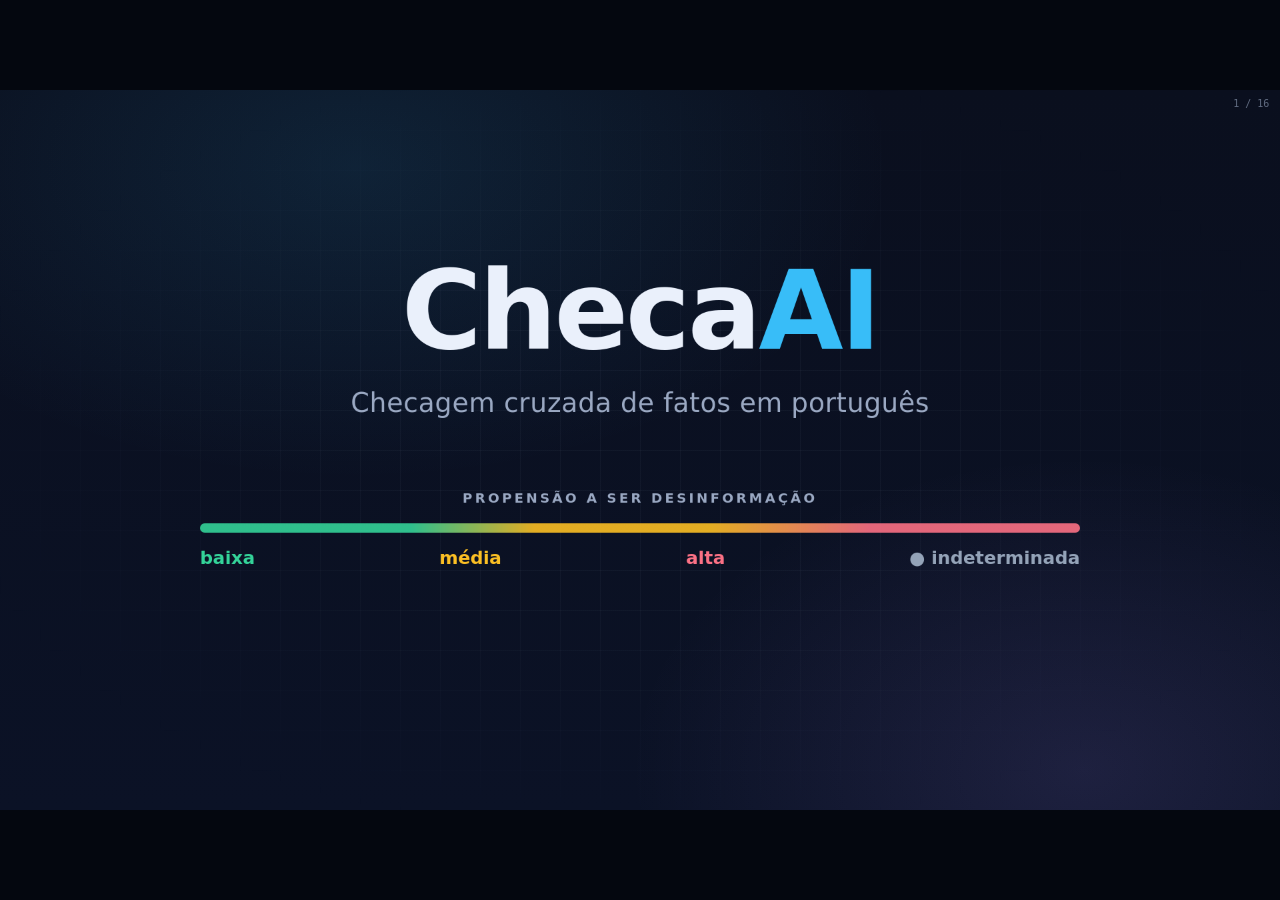
<file: brag-output/slides/index.html>
<!doctype html>
<html lang="pt-BR">
<head>
<meta charset="utf-8">
<title>ChecaAI — apresentação</title>
<meta name="viewport" content="width=1920">
<link rel="stylesheet" href="style.css">
<link rel="stylesheet" href="deck.css">
<style>
/* ===== utilidades locais ===== */
.gl{position:relative}
.gl::after{content:"";position:absolute;inset:0;border-radius:inherit;box-shadow:0 0 46px 6px var(--gc,#a78bfa);opacity:var(--glow,0);pointer-events:none}
.big{font-size:44px;font-weight:700;letter-spacing:-.01em}
.lab{font-size:20px;color:var(--mute);font-weight:600}
.row{display:flex;align-items:center}
.node{position:absolute;border-radius:20px;border:1.8px solid var(--line);background:var(--panel2);padding:18px 20px}
.node .nn{font-size:19px;letter-spacing:.14em;color:var(--mute);font-weight:700}
.node .nt{font-size:30px;font-weight:700;margin-top:6px;line-height:1.1}
.node .nd{font-size:20px;color:var(--mute);margin-top:8px;line-height:1.25}
.node.llm{border-color:rgba(167,139,250,.65);background:linear-gradient(160deg,rgba(167,139,250,.20),rgba(26,38,72,.92))}
.node.code{border-color:rgba(56,189,248,.5);background:linear-gradient(160deg,rgba(56,189,248,.13),rgba(26,38,72,.92))}
.node.llm .nn{color:var(--llm)} .node.code .nn{color:var(--code)}
.arrow-t{font-size:20px;font-weight:650}
.ok{color:var(--baixa)} .warn{color:var(--media)} .bad{color:var(--alta)}
.check{display:inline-block;width:30px;height:30px;border-radius:50%;text-align:center;line-height:30px;font-size:19px;font-weight:800}
.check.y{background:rgba(52,211,153,.18);color:var(--baixa);border:1.5px solid rgba(52,211,153,.6)}
.check.n{background:rgba(251,113,133,.16);color:var(--alta);border:1.5px solid rgba(251,113,133,.55)}
.check.s{background:rgba(148,163,184,.12);color:var(--dim);border:1.5px solid rgba(148,163,184,.3)}
</style>
</head>
<body>
<div id="stage">
<div id="bg"></div><div id="grid"></div>

<svg width="0" height="0" style="position:absolute"><defs>
 <marker id="ah" viewBox="0 0 10 10" refX="8" refY="5" markerWidth="7" markerHeight="7" orient="auto-start-reverse"><path d="M0 0L10 5L0 10z" fill="#9aa8c2"/></marker>
 <marker id="ahv" viewBox="0 0 10 10" refX="8" refY="5" markerWidth="7" markerHeight="7" orient="auto-start-reverse"><path d="M0 0L10 5L0 10z" fill="#a78bfa"/></marker>
 <marker id="ahc" viewBox="0 0 10 10" refX="8" refY="5" markerWidth="7" markerHeight="7" orient="auto-start-reverse"><path d="M0 0L10 5L0 10z" fill="#38bdf8"/></marker>
 <marker id="aha" viewBox="0 0 10 10" refX="8" refY="5" markerWidth="7" markerHeight="7" orient="auto-start-reverse"><path d="M0 0L10 5L0 10z" fill="#fbbf24"/></marker>
</defs></svg>

<!-- ================= 0. HOOK ================= -->
<section class="scene" id="sc-hook">
  <div class="abs rv panel" data-at="0.35" data-d="0.8" data-dy="30" data-out="s3-0.15" data-od="0.45" style="left:560px;top:200px;width:800px;height:420px">
    <div class="row" style="padding:26px 34px;border-bottom:1.5px solid var(--line);gap:18px">
      <div style="width:58px;height:58px;border-radius:50%;background:linear-gradient(135deg,#38bdf8,#a78bfa);display:flex;align-items:center;justify-content:center;font-size:28px;font-weight:700">G</div>
      <div><div style="font-size:28px;font-weight:650">Grupo da família</div><div class="lab" style="font-size:19px">mensagem encaminhada</div></div>
    </div>
    <div style="padding:46px 40px">
      <div class="rv" data-at="1.3" data-d="0.7" data-dy="22" style="display:inline-block;background:rgba(56,189,248,.14);border:1.5px solid rgba(56,189,248,.4);border-radius:22px 22px 22px 6px;padding:26px 38px">
        <div style="font-size:19px;color:var(--mute);margin-bottom:8px;font-style:italic">↪ Encaminhada</div>
        <div style="font-size:64px;font-weight:700;letter-spacing:-.01em">Café cura câncer</div>
      </div>
    </div>
  </div>
  <div class="abs rv" data-at="s2" data-d="0.7" data-out="s3-0.15" data-od="0.45" style="left:0;right:0;top:716px;text-align:center;font-size:68px;font-weight:300;letter-spacing:.01em;color:var(--tx)">Verdade ou mentira<span style="color:var(--media);font-weight:700">?</span></div>

  <div class="abs rv" data-at="s3+0.3" data-d="1.0" data-dy="18" data-s="0.97" style="left:0;right:0;top:250px;text-align:center;font-size:164px;font-weight:700;letter-spacing:-.025em;line-height:1">Checa<span style="color:var(--code)">AI</span></div>
  <div class="abs rv" data-at="s3+1.1" data-d="0.9" style="left:0;right:0;top:446px;text-align:center;font-size:40px;color:var(--mute);font-weight:400;letter-spacing:.01em">Checagem cruzada de fatos em português</div>

  <div class="abs rv" data-at="s4" data-d="0.8" style="left:300px;right:300px;top:600px">
    <div class="lab" style="text-align:center;letter-spacing:.2em;text-transform:uppercase;font-size:20px;margin-bottom:26px">propensão a ser desinformação</div>
    <div style="position:relative;height:14px;border-radius:7px;background:linear-gradient(90deg,#34d399 0%,#34d399 24%,#fbbf24 38%,#fbbf24 58%,#fb7185 76%,#fb7185 100%);opacity:.9"></div>
    <div class="row" style="justify-content:space-between;margin-top:22px;font-size:27px;font-weight:650">
      <span class="rv" data-at="s4+0.6" style="color:var(--baixa)">baixa</span>
      <span class="rv" data-at="s4+1.4" style="color:var(--media)">média</span>
      <span class="rv" data-at="s4+2.2" style="color:var(--alta)">alta</span>
      <span class="rv" data-at="s4+3.0" style="color:var(--ind)">● indeterminada</span>
    </div>
  </div>
</section>

<!-- ================= 1. PRINCÍPIO ================= -->
<section class="scene" id="sc-principio">
  <div class="hdr rv" data-at="0.15" data-d="0.8">
    <div class="eyebrow"><span class="n">Princípio de projeto</span><span class="bar"></span><span>saída</span></div>
    <h1>Propensão, não veredito</h1>
  </div>
  <div class="body">
    <div class="row" style="gap:32px;align-items:stretch" id="lvl-cards">
      <div class="panel rv" data-at="s1+0.4" style="width:396px;height:300px;padding:30px;border-color:rgba(52,211,153,.5)">
        <div class="row" style="gap:14px"><span class="dotc" style="background:var(--baixa)"></span><span class="big" style="color:var(--baixa)">Baixa</span></div>
        <div class="mono" style="margin-top:20px;font-size:25px;color:var(--mute)">L ≤ −1,10</div>
        <div style="margin-top:16px;font-size:24px;line-height:1.3">Fontes independentes <b>sustentam</b> a afirmação.</div>
      </div>
      <div class="panel rv" data-at="s1+1.0" style="width:396px;height:300px;padding:30px;border-color:rgba(251,191,36,.5)">
        <div class="row" style="gap:14px"><span class="dotc" style="background:var(--media)"></span><span class="big" style="color:var(--media)">Média</span></div>
        <div class="mono" style="margin-top:20px;font-size:25px;color:var(--mute)">|L| &lt; 1,10</div>
        <div style="margin-top:16px;font-size:24px;line-height:1.3">Evidência insuficiente ou <b>em conflito</b>.</div>
      </div>
      <div class="panel rv" data-at="s1+1.6" style="width:396px;height:300px;padding:30px;border-color:rgba(251,113,133,.5)">
        <div class="row" style="gap:14px"><span class="dotc" style="background:var(--alta)"></span><span class="big" style="color:var(--alta)">Alta</span></div>
        <div class="mono" style="margin-top:20px;font-size:25px;color:var(--mute)">L ≥ +1,10</div>
        <div style="margin-top:16px;font-size:24px;line-height:1.3">Fontes independentes <b>contestam</b> a afirmação.</div>
      </div>
      <div class="panel rv pl gl" data-at="s1+2.4" data-pat="s2" style="width:396px;height:300px;padding:30px;border-color:rgba(148,163,184,.5);--gc:rgba(148,163,184,.55)" id="card-ind">
        <div class="row" style="gap:14px"><span class="dotc" style="background:var(--ind)"></span><span class="big" style="color:var(--ind)">Indeterminada</span></div>
        <div class="mono" style="margin-top:20px;font-size:25px;color:var(--mute)">nenhum voto</div>
        <div style="margin-top:16px;font-size:24px;line-height:1.3">Nenhuma fonte <b>trata do assunto</b>.</div>
      </div>
    </div>
    <div class="panel rv" data-at="s2" style="position:absolute;left:0;top:336px;width:1680px;height:120px;padding:0 44px;display:flex;align-items:center;gap:36px;border-color:rgba(148,163,184,.35)">
      <div style="font-size:50px;font-weight:700;letter-spacing:-.01em;white-space:nowrap">ausência de evidência <span style="color:var(--ind)">≠</span> evidência</div>
      <div style="font-size:24px;color:var(--mute);line-height:1.3">Nada empurra o nível sem uma fonte que tenha tomado posição sobre a afirmação.</div>
    </div>
    <div class="row rv" data-at="s3" style="position:absolute;left:0;top:486px;width:1680px;gap:30px;align-items:stretch">
      <div class="panel llm" style="flex:1;height:196px;padding:26px 32px">
        <span class="tag llm">O modelo de linguagem</span>
        <div style="margin-top:18px;font-size:30px;font-weight:600">extrai · reescreve · classifica</div>
        <div class="mute" style="margin-top:8px;font-size:22px">propõe — mas é sempre conferido pelo código</div>
      </div>
      <div class="panel code" style="flex:1;height:196px;padding:26px 32px">
        <span class="tag code">O código determinístico</span>
        <div style="margin-top:18px;font-size:30px;font-weight:600">pesa · soma · decide · redige</div>
        <div class="mute" style="margin-top:8px;font-size:22px">o nível e o texto final nunca vêm do LLM</div>
      </div>
    </div>
  </div>
</section>

<!-- ================= 2. VISÃO GERAL ================= -->
<section class="scene" id="sc-visao">
  <div class="hdr rv" data-at="0.15" data-d="0.8">
    <div class="eyebrow"><span class="n">Visão geral</span><span class="bar"></span><span>pipeline</span></div>
    <h1>Dez etapas, cada uma com recibo</h1>
  </div>
  <div class="body" id="visao-body"></div>
</section>

<!-- ================= 3. RECEBIMENTO ================= -->
<section class="scene" id="sc-recebimento">
  <div class="hdr rv" data-at="0.15" data-d="0.8">
    <div class="eyebrow"><span class="n">Etapa 1</span><span class="bar"></span><span>recebimento</span></div>
    <h1>Ler o texto antes de buscar</h1>
    <div class="tags"><span class="tag code">código determinístico</span></div>
  </div>
  <div class="body">
    <div class="row rv" data-at="s1" style="gap:16px">
      <span class="chip" style="border-color:rgba(56,189,248,.5);color:#bfe9fd">texto</span>
      <span class="chip" style="border-color:rgba(56,189,248,.5);color:#bfe9fd">título</span>
      <span class="chip" style="border-color:rgba(56,189,248,.5);color:#bfe9fd">link</span>
      <span class="chip" style="border-style:dashed;color:var(--dim)">foto / vídeo → só orientação</span>
    </div>
    <div class="panel rv" data-at="s1+0.8" style="position:absolute;left:0;top:86px;width:1090px;height:190px;padding:26px 34px">
      <div class="ptitle">entrada · exemplo ilustrativo</div>
      <div class="ty" data-at="s1+1.5" data-cps="26" style="margin-top:20px;font-size:35px;line-height:1.35;font-weight:500"><span class="ul" data-at="s2+0.2" style="--ulc:var(--media)">Me passaram que</span> o governo vai bloquear as contas de todo mundo <span class="ul" data-at="s2@3/4" style="--ulc:var(--code)">hoje</span>.</div>
    </div>
    <div class="panel rv" data-at="s2" style="position:absolute;left:1130px;top:0;width:550px;height:360px;padding:24px 30px">
      <div class="ptitle">detectores</div>
      <div class="row rv" data-at="s2@0/4+0.2" style="margin-top:20px;gap:16px"><span class="check y">✓</span><div><div style="font-size:25px;font-weight:600">marcador de tempo</div><div class="mono" style="font-size:19px;color:var(--code)">“hoje” → janela de 2 dias</div></div></div>
      <div class="row rv" data-at="s2@1/4+0.2" style="margin-top:20px;gap:16px"><span class="check y" style="background:rgba(251,191,36,.16);color:var(--media);border-color:rgba(251,191,36,.6)">✓</span><div><div style="font-size:25px;font-weight:600">relato de segunda mão</div><div class="mono" style="font-size:19px;color:var(--media)">“Me passaram que…”</div></div></div>
      <div class="row rv" data-at="s2@2/4+0.2" style="margin-top:20px;gap:16px"><span class="check s">–</span><div style="font-size:25px;color:var(--dim)">opinião ou sátira</div></div>
      <div class="row rv" data-at="s2@3/4+0.2" style="margin-top:20px;gap:16px"><span class="check s">–</span><div style="font-size:25px;color:var(--dim)">afirmação vaga</div></div>
    </div>
    <div class="panel code rv" data-at="s3" style="position:absolute;left:0;top:306px;width:1090px;height:300px;padding:26px 34px">
      <div class="ptitle">janela temporal (regra de data)</div>
      <div style="position:relative;margin-top:14px;height:200px">
        <div style="position:absolute;left:0;right:0;top:110px;height:3px;background:var(--line)"></div>
        <div class="rv" data-at="s3+0.6" style="position:absolute;right:60px;top:64px;width:170px;height:92px;border-radius:12px;background:rgba(56,189,248,.18);border:1.5px solid rgba(56,189,248,.6)"></div>
        <div class="rv" data-at="s3+0.9" style="position:absolute;right:60px;top:20px;width:170px;text-align:center;font-size:22px;color:var(--code);font-weight:700">janela: 2 dias</div>
        <div class="rv" data-at="s3+0.6" style="position:absolute;right:40px;top:100px;width:22px;height:22px;border-radius:50%;background:var(--code);box-shadow:0 0 18px var(--code)"></div>
        <div class="rv" data-at="s3+0.9" style="position:absolute;right:20px;top:136px;font-size:24px;font-weight:700;color:var(--code)">hoje</div>
        <div class="rv" data-at="s3+1.6" style="position:absolute;left:90px;top:100px;width:22px;height:22px;border-radius:50%;background:var(--ind)"></div>
        <div class="rv" data-at="s3+1.9" style="position:absolute;left:36px;top:140px;width:230px;font-size:21px;color:var(--mute);line-height:1.25">fonte de outro período</div>
        <div class="rv" data-at="s3+2.4" style="position:absolute;left:300px;top:86px;width:520px;font-size:23px;line-height:1.35;color:var(--tx)">Fora da janela, o peso da fonte cai: ela provavelmente fala de <b>outro episódio</b>.</div>
      </div>
    </div>
  </div>
</section>

<!-- ================= 4. AFIRMAÇÕES ================= -->
<section class="scene" id="sc-afirmacoes">
  <div class="hdr rv" data-at="0.15" data-d="0.8">
    <div class="eyebrow"><span class="n">Etapa 2</span><span class="bar"></span><span>afirmações</span></div>
    <h1>Quebrar o texto em afirmações atômicas</h1>
    <div class="tags"><span class="tag llm">usa LLM</span></div>
  </div>
  <div class="body">
    <div class="panel rv" data-at="s1" style="position:absolute;left:0;top:0;width:500px;height:210px;padding:24px 28px">
      <div class="ptitle">entrada do usuário</div>
      <div style="margin-top:18px;font-size:34px;line-height:1.28;font-weight:500">“É falso que a vacina altera o DNA.”</div>
    </div>
    <svg class="abs rv" data-at="s1+0.8" width="170" height="120" style="left:510px;top:60px"><path class="dr" data-at="s1+0.8" data-d="0.8" d="M10 60 H150" stroke="#a78bfa" stroke-width="3" fill="none" marker-end="url(#ahv)"/></svg>
    <span class="tag llm abs rv" data-at="s1+1.2" style="left:560px;top:16px">LLM</span>
    <div class="panel llm rv" data-at="s1+1.0" style="position:absolute;left:690px;top:0;width:990px;height:384px;padding:24px 34px">
      <div class="ptitle">saída validada (JSON) · até 3 afirmações</div>
      <div class="ty mono" data-at="s2" data-cps="52" style="margin-top:14px;font-size:29px;line-height:1.5;white-space:pre"><span class="v">{</span>
  <span class="k">"afirmacao"</span>: <span class="s">"A vacina não altera o DNA"</span>,
  <span class="k">"nucleo"</span>: <span class="s">"A vacina altera o DNA"</span>,
  <span class="k">"polaridade"</span>: <span class="s">"nega"</span>,
  <span class="k">"consulta"</span>: <span class="s">"vacina covid altera DNA"</span>,
  <span class="k">"marcadores_tempo"</span>: []
<span class="v">}</span></div>
    </div>
    <div class="row rv" data-at="s3" style="position:absolute;left:0;top:414px;width:1680px;gap:18px;align-items:stretch">
      <div class="panel" style="flex:1.25;height:150px;padding:20px 24px"><div class="ptitle">núcleo avaliado</div><div style="margin-top:12px;font-size:27px;font-weight:600">“A vacina altera o DNA”</div></div>
      <div class="abs" style="position:relative;align-self:center;font-size:36px;color:var(--mute)">→</div>
      <div class="panel llm rv" data-at="s3@1/4" style="flex:1;height:150px;padding:20px 24px"><div class="ptitle">juiz diz</div><div style="margin-top:12px;font-size:27px;font-weight:700"><span class="refuta">REFUTA</span> o núcleo <span class="mono" style="color:var(--mute)">(+1)</span></div></div>
      <div style="align-self:center;font-size:36px;color:var(--mute)">×</div>
      <div class="panel rv" data-at="s3@2/4" style="flex:1;height:150px;padding:20px 24px"><div class="ptitle">polaridade do usuário</div><div style="margin-top:12px;font-size:27px;font-weight:700">nega <span class="mono" style="color:var(--mute)">(−1)</span></div></div>
      <div style="align-self:center;font-size:36px;color:var(--mute)">=</div>
      <div class="panel code rv" data-at="s3@3/4" style="flex:1.25;height:150px;padding:20px 24px"><div class="ptitle">direção do voto</div><div style="margin-top:12px;font-size:27px;font-weight:700"><span class="mono" style="color:var(--baixa)">−1</span> <span class="mute" style="font-size:22px;font-weight:500">a favor do usuário</span></div></div>
    </div>
    <div class="row rv" data-at="s4" style="position:absolute;left:0;top:602px;width:1680px;gap:14px;align-items:center">
      <div class="panel llm" style="padding:16px 22px;font-size:23px;font-weight:600">LLM gera JSON</div>
      <span style="color:var(--mute);font-size:28px">→</span>
      <div class="panel code" style="padding:16px 22px;font-size:23px;font-weight:600">Pydantic valida <span class="ok">✓</span></div>
      <span style="color:var(--mute);font-size:28px">→</span>
      <div class="panel rv" data-at="s4@1/3" style="padding:16px 22px;font-size:23px;font-weight:600"><span class="bad">✗</span> 1 nova tentativa com correção</div>
      <span style="color:var(--mute);font-size:28px">→</span>
      <div class="panel rv" data-at="s4@2/3" style="padding:16px 22px;font-size:23px;font-weight:600;border-color:rgba(251,191,36,.5)"><span class="warn">⚑</span> fallback regex · marcado no recibo</div>
    </div>
  </div>
</section>

<!-- ================= 5. BUSCA ================= -->
<section class="scene" id="sc-busca">
  <div class="hdr rv" data-at="0.15" data-d="0.8">
    <div class="eyebrow"><span class="n">Etapa 3</span><span class="bar"></span><span>busca aberta</span></div>
    <h1>Duas consultas por afirmação</h1>
    <div class="tags"><span class="tag code">SerpAPI · código</span></div>
  </div>
  <div class="body">
    <div class="panel rv" data-at="s1" style="position:absolute;left:0;top:104px;width:330px;height:130px;padding:18px 22px">
      <div class="ptitle">afirmação</div>
      <div class="mono" style="margin-top:12px;font-size:22px;color:#fcd34d;line-height:1.3">vacina covid<br>altera DNA</div>
    </div>
    <svg class="abs" width="80" height="340" style="left:335px;top:0">
      <path class="dr" data-at="s1+0.6" data-d="0.7" d="M6 169 C40 169,40 70,74 70" stroke="#38bdf8" stroke-width="3" fill="none" marker-end="url(#ahc)"/>
      <path class="dr" data-at="s1+0.9" data-d="0.7" d="M6 169 C40 169,40 255,74 255" stroke="#38bdf8" stroke-width="3" fill="none" marker-end="url(#ahc)"/>
    </svg>
    <div class="panel code rv" data-at="s1+0.9" style="position:absolute;left:420px;top:0;width:620px;height:150px;padding:20px 26px">
      <div class="row" style="justify-content:space-between"><span class="ptitle">① consulta pura</span><span class="chip" style="font-size:18px;padding:3px 12px">Google News</span></div>
      <div class="mono" style="margin-top:20px;font-size:25px;color:#e8edf7">vacina covid altera DNA</div>
    </div>
    <div class="panel code rv" data-at="s2" style="position:absolute;left:420px;top:176px;width:620px;height:170px;padding:20px 26px">
      <div class="row" style="justify-content:space-between"><span class="ptitle">② dirigida às agências</span><span class="chip" style="font-size:18px;padding:3px 12px">Google orgânico</span></div>
      <div class="mono" style="margin-top:18px;font-size:23px;line-height:1.35;color:#e8edf7">vacina covid altera DNA <span style="color:var(--media)">(site:agência-1 OR site:agência-2 OR …)</span></div>
    </div>
    <svg class="abs" width="60" height="340" style="left:1046px;top:0">
      <path class="dr" data-at="s2+0.9" data-d="0.6" d="M4 75 H52" stroke="#9aa8c2" stroke-width="3" fill="none" marker-end="url(#ah)"/>
      <path class="dr" data-at="s2+1.1" data-d="0.6" d="M4 262 C28 262,28 200,52 200" stroke="#9aa8c2" stroke-width="3" fill="none" marker-end="url(#ah)"/>
    </svg>
    <div class="panel rv" data-at="s2+0.8" style="position:absolute;left:1110px;top:0;width:570px;height:346px;padding:20px 24px" id="cand-panel">
      <div class="row" style="justify-content:space-between"><span class="ptitle">candidatos</span><span class="mono" style="font-size:19px;color:var(--code)" id="cand-n">0 URLs</span></div>
      <div id="cand-list" style="margin-top:14px"></div>
    </div>
    <div class="row rv" data-at="s2+1.4" style="position:absolute;left:0;top:372px;gap:14px">
      <span class="lab">catálogo curado:</span>
      <span class="chip" style="color:#cbd5e1">23 veículos</span>
      <span class="chip" style="border-color:rgba(94,234,212,.55);color:var(--sustenta)">13 agências de checagem</span>
    </div>
    <div class="row" style="position:absolute;left:0;top:446px;width:1680px;gap:24px;align-items:stretch">
      <div class="panel rv" data-at="s3" style="flex:1;height:226px;padding:22px 26px">
        <div class="ptitle">rodízio de chaves</div>
        <div class="row" style="margin-top:22px;gap:12px">
          <span class="chip mono" style="font-size:19px;border-color:rgba(251,113,133,.5);color:var(--alta);text-decoration:line-through">chave 1 · 429</span>
          <span style="color:var(--mute);font-size:24px" class="rv" data-at="s3+0.8">→</span>
          <span class="chip mono rv" data-at="s3+0.8" style="font-size:19px;border-color:rgba(52,211,153,.55);color:var(--baixa)">chave 2 ✓</span>
        </div>
        <div class="mute" style="margin-top:20px;font-size:21px;line-height:1.3">HTTP 401/403/429: a mesma busca segue na próxima chave.</div>
      </div>
      <div class="panel rv" data-at="s3+1.6" style="flex:1;height:226px;padding:22px 26px">
        <div class="ptitle">planejador de busca</div>
        <div class="mono" style="margin-top:20px;font-size:19px;color:var(--alta);text-decoration:line-through;line-height:1.3">"vacina" covid DNA site:… 0 resultados</div>
        <div class="rv" data-at="s3+2.4" style="margin-top:6px;font-size:22px;color:var(--mute)">↓ relaxa</div>
        <div class="mono rv" data-at="s3+2.4" style="font-size:19px;color:var(--baixa)">vacina covid DNA → 8 resultados</div>
        <div class="mute" style="margin-top:12px;font-size:20px;line-height:1.3">sem operadores, aspas ou ruído</div>
      </div>
      <div class="panel rv" data-at="s4" style="flex:1;height:226px;padding:22px 26px">
        <div class="ptitle">atalho</div>
        <div class="row" style="margin-top:18px;gap:16px"><div style="width:74px;height:38px;border-radius:19px;background:rgba(148,163,184,.25);position:relative"><div style="position:absolute;left:4px;top:4px;width:30px;height:30px;border-radius:50%;background:#64748b"></div></div><span style="font-size:23px;font-weight:700;color:var(--ind)">desligado nas avaliações</span></div>
        <div style="margin-top:16px;font-size:23px;font-weight:600">índice local · BM25</div>
        <div class="mute" style="margin-top:6px;font-size:21px;line-height:1.3">≈ 22 mil checagens históricas · desligado só para medir a busca aberta</div>
      </div>
    </div>
  </div>
</section>

<!-- ================= 6. LEITURA ================= -->
<section class="scene" id="sc-leitura">
  <div class="hdr rv" data-at="0.15" data-d="0.8">
    <div class="eyebrow"><span class="n">Etapa 4</span><span class="bar"></span><span>leitura das páginas</span></div>
    <h1>Provar que o corpo foi lido</h1>
    <div class="tags"><span class="tag code">código determinístico</span></div>
  </div>
  <div class="body">
    <div class="panel rv" data-at="s2" style="position:absolute;left:0;top:0;width:800px;height:300px;padding:22px 28px">
      <div class="ptitle">① deduplicação por URL canônica</div>
      <div class="mono" style="margin-top:22px;font-size:21px;line-height:1.6;word-break:break-all"><span class="rv" data-at="s2+0.4" style="color:var(--dim);text-decoration:line-through;text-decoration-color:rgba(251,113,133,.9)">https://www.</span><span style="color:#e8edf7">exemplo.com.br/noticia/cafe-cura</span><span class="rv" data-at="s2+0.4" style="color:var(--dim);text-decoration:line-through;text-decoration-color:rgba(251,113,133,.9)">?utm_source=zap&amp;amp#fim</span></div>
      <div class="rv" data-at="s2+1.4" style="margin-top:12px;font-size:21px;color:var(--mute)">↓ a mesma peça vinda de dois buscadores vira uma só</div>
      <div class="mono rv" data-at="s2+1.8" style="margin-top:10px;font-size:23px;color:var(--baixa)">exemplo.com.br/noticia/cafe-cura</div>
      <div class="row rv" data-at="s2+2.8" style="margin-top:18px;gap:12px"><span class="chip" style="font-size:19px;color:var(--alta);border-color:rgba(251,113,133,.45)">✗ homepage</span><span class="chip" style="font-size:19px;color:var(--alta);border-color:rgba(251,113,133,.45)">✗ listagem /tag/</span></div>
    </div>
    <div class="panel rv" data-at="s3" style="position:absolute;left:0;top:326px;width:800px;height:230px;padding:22px 28px">
      <div class="ptitle">② download seguro</div>
      <div style="display:grid;grid-template-columns:1fr 1fr;gap:14px;margin-top:20px">
        <span class="chip rv" data-at="s3+0.2" style="font-size:20px">só http/https · 80/443</span>
        <span class="chip rv" data-at="s3+0.5" style="font-size:20px">bloqueia IP privado</span>
        <span class="chip rv" data-at="s3+0.8" style="font-size:20px">redirect revalidado</span>
        <span class="chip rv" data-at="s3+1.1" style="font-size:20px">teto 5 MB · 15 s</span>
      </div>
      <div class="mute rv" data-at="s3+1.6" style="margin-top:16px;font-size:21px;line-height:1.3">Proteção anti-SSRF: a URL nunca leva o servidor à rede interna.</div>
    </div>
    <div class="panel code rv" data-at="s1+0.6" style="position:absolute;left:840px;top:0;width:840px;height:556px;padding:22px 30px">
      <div class="ptitle">③ cascata de extração do texto</div>
      <div class="rv" data-at="s4@0/5" style="margin-top:24px;display:flex;align-items:center;gap:16px"><span class="check n">✗</span><div><div style="font-size:26px;font-weight:600">JSON-LD · articleBody</div><div class="lab" style="font-size:19px">texto do próprio editor — ausente nesta página</div></div></div>
      <div class="rv" data-at="s4@1/5" style="margin-top:22px;display:flex;align-items:center;gap:16px"><span class="check y">✓</span><div><div style="font-size:26px;font-weight:600">trafilatura <span class="ok" style="font-size:20px">≥ 500 caracteres</span></div><div class="lab" style="font-size:19px">primeiro nível que vence encerra a cascata</div></div></div>
      <div class="rv" data-at="s4@2/5" style="margin-top:22px;display:flex;align-items:center;gap:16px;opacity:.6"><span class="check s">–</span><div style="font-size:24px;color:var(--mute)">seletor do catálogo <span class="lab" style="font-size:18px">(não precisou)</span></div></div>
      <div class="rv" data-at="s4@2/5+0.2" style="margin-top:18px;display:flex;align-items:center;gap:16px;opacity:.6"><span class="check s">–</span><div style="font-size:24px;color:var(--mute)">regex de &lt;p&gt; <span class="lab" style="font-size:18px">(não precisou)</span></div></div>
      <div class="rv" data-at="s4@3/5" style="margin-top:34px;padding:18px 22px;border-radius:14px;background:rgba(52,211,153,.12);border:1.5px solid rgba(52,211,153,.5);font-size:26px"><span class="mono ok" style="font-weight:700">corpo_lido = true</span> <span class="mute" style="font-size:21px">→ pode votar</span></div>
      <div class="rv" data-at="s4@4/5" style="margin-top:16px;padding:18px 22px;border-radius:14px;background:rgba(251,191,36,.10);border:1.5px dashed rgba(251,191,36,.55);font-size:23px;line-height:1.3"><span class="warn" style="font-weight:700">Só o título/snippet?</span> <span class="mute">A peça é listada, mas <b style="color:var(--tx)">não vota</b>.</span></div>
    </div>
    <div class="rv" data-at="s1+0.4" style="position:absolute;left:0;top:586px;width:1680px;font-size:25px;color:var(--mute)">Falha na extração é <b style="color:var(--tx)">explícita</b>: nenhum texto parcial finge ser corpo lido.</div>
  </div>
</section>

<!-- ================= 7. CLUSTERS ================= -->
<section class="scene" id="sc-clusters">
  <div class="hdr rv" data-at="0.15" data-d="0.8">
    <div class="eyebrow"><span class="n">Etapa 5</span><span class="bar"></span><span>independência</span></div>
    <h1>Um cluster, um voto</h1>
    <div class="tags"><span class="tag code">código determinístico</span></div>
  </div>
  <div class="body" id="cl-body">
    <div class="rv" data-at="s1" style="position:absolute;left:0;top:0;font-size:30px;font-weight:600"><span class="mute">matérias encontradas:</span> <span class="mono" style="color:var(--tx)">10</span></div>
    <div class="rv" data-at="s3+0.4" style="position:absolute;left:0;top:500px;width:1680px;text-align:center;font-size:58px;font-weight:300"><span class="mute">10 matérias</span> <span style="color:var(--mute)">→</span> <span class="mono cnt" data-at="s3+0.8" data-d="1.2" data-from="10" data-to="4" data-dec="0" data-suf=" votos" style="color:var(--code);font-weight:700">10 votos</span></div>
  </div>
</section>

<!-- ================= 8. JUIZ ================= -->
<section class="scene" id="sc-juiz">
  <div class="hdr rv" data-at="0.15" data-d="0.8">
    <div class="eyebrow"><span class="n">Etapa 6</span><span class="bar"></span><span>juiz de quatro classes</span></div>
    <h1>O LLM classifica — o código confere</h1>
    <div class="tags"><span class="tag llm">usa LLM</span><span class="tag code">+ verificação em código</span></div>
  </div>
  <div class="body">
    <div class="row rv" data-at="s1" style="position:absolute;left:0;top:0;gap:14px"><span class="lab">núcleo da afirmação:</span><span class="chip mono" style="color:#fcd34d;font-size:22px">A vacina altera o DNA</span></div>
    <div class="panel rv" data-at="s1+0.5" style="position:absolute;left:0;top:64px;width:640px;height:450px;padding:22px 28px">
      <div class="ptitle">trecho enviado (≤ 2.500 caracteres)</div>
      <div style="margin-top:16px;font-size:26px;font-weight:700;line-height:1.2">Vacina não altera o DNA, dizem especialistas</div>
      <div style="margin-top:14px;font-size:23px;line-height:1.45;color:#cbd5e6">A vacina de RNA mensageiro entrega instruções temporárias às células. <span class="rv" data-at="s2@3/4" data-dy="0" style="background:rgba(251,113,133,.26);color:#fff;font-weight:600;padding:1px 4px;border-radius:5px;-webkit-box-decoration-break:clone;box-decoration-break:clone">O RNA não entra no núcleo da célula e, portanto, não modifica o DNA.</span> A molécula é degradada em poucos dias.</div>
      <div class="row" style="margin-top:20px;gap:8px;flex-wrap:wrap"><span class="chip rv" data-at="s1+1.3" style="font-size:17px;padding:3px 10px">título</span><span class="chip rv" data-at="s1+1.7" style="font-size:17px;padding:3px 10px">lide</span><span class="chip rv" data-at="s1+2.1" style="font-size:17px;padding:3px 10px">frases de conclusão</span><span class="chip rv" data-at="s1+2.5" style="font-size:17px;padding:3px 10px">frases com os termos</span></div>
    </div>
    <svg class="abs rv" data-at="s1+1.4" width="120" height="60" style="left:650px;top:230px"><path class="dr" data-at="s1+1.4" data-d="0.7" d="M6 30 H104" stroke="#a78bfa" stroke-width="3" fill="none" marker-end="url(#ahv)"/></svg>
    <div class="abs rv panel llm" data-at="s1+1.6" style="left:770px;top:0;width:910px;height:90px;display:flex;align-items:center;justify-content:space-between;padding:0 24px">
      <span class="pill sustenta rv" data-at="s2@0/4">SUSTENTA</span><span class="pill refuta rv gl pl" data-pat="s2@2/4" data-at="s2@1/4" style="--gc:rgba(251,113,133,.6)">REFUTA</span><span class="pill relata rv" data-at="s2@2/4">RELATA_SEM_ENDOSSO</span><span class="pill naotrata rv" data-at="s2@3/4">NAO_TRATA</span>
    </div>
    <div class="panel llm rv" data-at="s2@3/4" style="position:absolute;left:770px;top:112px;width:910px;height:186px;padding:20px 30px">
      <div class="ptitle">saída do juiz</div>
      <div class="mono" style="margin-top:12px;font-size:23px;line-height:1.5;white-space:pre-wrap"><span class="k">"classe"</span>: <span class="s">"REFUTA"</span>,
<span class="k">"citacao"</span>: <span class="s">"não entra no núcleo da célula e, portanto, não modifica o DNA"</span></div>
    </div>
    <div class="panel code rv" data-at="s3" style="position:absolute;left:770px;top:318px;width:910px;height:196px;padding:18px 30px">
      <div class="ptitle">verificação em código · citação ∈ texto visto pelo juiz (≥ 0,90)</div>
      <div class="row rv" data-at="s3+0.5" style="margin-top:18px;gap:18px"><span class="lab" style="width:170px;font-size:19px">citação literal</span><div style="flex:1;height:18px;border-radius:9px;background:rgba(148,163,184,.15);position:relative"><div style="position:absolute;left:0;top:0;bottom:0;width:100%;border-radius:9px;background:var(--baixa)"></div><div style="position:absolute;left:90%;top:-6px;bottom:-6px;width:3px;background:#fff"></div></div><span class="ok" style="font-size:24px;font-weight:700;width:300px">✓ classe mantida</span></div>
      <div class="row rv" data-at="s3+1.8" style="margin-top:20px;gap:18px"><span class="lab" style="width:170px;font-size:19px">citação inventada</span><div style="flex:1;height:18px;border-radius:9px;background:rgba(148,163,184,.15);position:relative"><div style="position:absolute;left:0;top:0;bottom:0;width:34%;border-radius:9px;background:var(--alta)"></div><div style="position:absolute;left:90%;top:-6px;bottom:-6px;width:3px;background:#fff"></div></div><span class="bad" style="font-size:22px;font-weight:700;width:300px">✗ rebaixada → NAO_TRATA</span></div>
    </div>
    <div class="rv" data-at="s4" style="position:absolute;left:0;top:560px;width:1680px;text-align:center;font-size:52px;font-weight:300;letter-spacing:-.005em">O modelo pode <b style="font-weight:700">errar</b>. Não pode <b style="font-weight:700;color:var(--llm)">inventar</b>.</div>
  </div>
</section>

<!-- ================= 9. AGENTE ================= -->
<section class="scene" id="sc-agente">
  <div class="hdr rv" data-at="0.15" data-d="0.8">
    <div class="eyebrow"><span class="n">Etapa 7</span><span class="bar"></span><span>agente crítico</span></div>
    <h1>Parar ou buscar mais?</h1>
    <div class="tags"><span class="tag llm">reescreve com LLM</span><span class="tag code">decide por regras</span></div>
  </div>
  <div class="body">
    <svg class="abs" width="900" height="470" style="left:0;top:0">
      <path class="dr" data-at="s1@0/4+0.9" data-d="0.5" d="M178 150 H214" stroke="#9aa8c2" stroke-width="3" fill="none" marker-end="url(#ah)"/>
      <path class="dr" data-at="s1@1/4+0.9" data-d="0.5" d="M392 150 H428" stroke="#9aa8c2" stroke-width="3" fill="none" marker-end="url(#ah)"/>
      <path class="dr" data-at="s1@2/4+0.9" data-d="0.5" d="M606 150 H642" stroke="#9aa8c2" stroke-width="3" fill="none" marker-end="url(#ah)"/>
      <path class="dr" data-at="s2" data-d="0.7" d="M742 214 V330" stroke="#38bdf8" stroke-width="3" fill="none" marker-end="url(#ahc)"/>
      <path class="dr" data-at="s3" data-d="1.1" d="M742 60 C742 -20, 88 -20, 88 98" stroke="#a78bfa" stroke-width="3" stroke-dasharray="8 8" fill="none" marker-end="url(#ahv)"/>
    </svg>
    <div class="node code rv" data-at="s1@0/4" style="left:0;top:100px;width:170px;height:100px;padding:14px 16px"><div class="nt" style="font-size:26px;margin:0">Busca</div></div>
    <div class="node code rv" data-at="s1@1/4" style="left:218px;top:100px;width:170px;height:100px;padding:14px 16px"><div class="nt" style="font-size:26px;margin:0">Leitura</div></div>
    <div class="node llm rv" data-at="s1@2/4" style="left:436px;top:100px;width:170px;height:100px;padding:14px 16px"><div class="nt" style="font-size:26px;margin:0">Juiz</div></div>
    <div class="node llm rv" data-at="s1@3/4" style="left:654px;top:62px;width:180px;height:152px;padding:14px 16px;border-width:2.5px"><div class="nn">CRÍTICO</div><div class="nt" style="font-size:24px;margin-top:8px">Já basta?</div></div>
    <div class="node code rv" data-at="s2+0.5" style="left:654px;top:340px;width:180px;height:90px;padding:14px 16px"><div class="nt" style="font-size:26px;margin:0">Decisão</div></div>
    <div class="abs rv" data-at="s2+0.3" style="left:764px;top:252px;font-size:22px;font-weight:700;color:var(--code)">parar</div>
    <div class="abs rv" data-at="s3+0.6" style="left:224px;top:18px;font-size:22px;font-weight:700;color:var(--llm);width:420px;text-align:center">nova onda: consulta reescrita</div>

    <div class="panel rv" data-at="s2" style="position:absolute;left:940px;top:0;width:740px;height:226px;padding:20px 28px">
      <div class="ptitle" style="color:var(--code)">para se…</div>
      <div style="margin-top:14px;font-size:23px;line-height:1.5">
        <div class="rv" data-at="s2@0/4+0.3">• há selo de checagem aplicável</div>
        <div class="rv" data-at="s2@1/4+0.3">• ≥ 2 clusters independentes tomaram posição</div>
        <div class="rv" data-at="s2@2/4+0.3">• o juiz está indisponível</div>
        <div class="rv" data-at="s2@3/4+0.3">• o orçamento de buscas acabou <span class="mono mute" style="font-size:19px">(9 por consulta)</span></div>
      </div>
    </div>
    <div class="panel llm rv" data-at="s3" style="position:absolute;left:940px;top:248px;width:740px;height:218px;padding:20px 28px">
      <div class="ptitle" style="color:var(--llm)">senão: o LLM reescreve a consulta</div>
      <div class="mono" style="margin-top:14px;font-size:20px;color:var(--mute)">antes:</div>
      <div class="mono" style="font-size:23px;color:#e8edf7">vacina covid altera DNA</div>
      <div class="mono rv" data-at="s3+1.4" style="margin-top:10px;font-size:20px;color:var(--mute)">depois (sabendo o que foi <span class="naotrata">NAO_TRATA</span>):</div>
      <div class="mono rv" data-at="s3+1.8" style="font-size:23px;color:var(--baixa)">vacina RNA mensageiro material genético</div>
    </div>
    <div class="panel rv" data-at="s4" style="position:absolute;left:0;top:498px;width:1680px;height:190px;padding:18px 32px">
      <div class="ptitle">autoconsistência · se um único julgamento decide, repete 3×</div>
      <div class="row" style="margin-top:18px;gap:40px">
        <div class="row" style="gap:12px;flex:1">
          <span class="pill refuta">REFUTA</span><span class="pill refuta">REFUTA</span><span class="pill refuta">REFUTA</span>
          <span style="font-size:26px;color:var(--mute)">→</span>
          <span class="ok" style="font-size:25px;font-weight:700">unânime · mantém</span>
        </div>
        <div class="row rv" data-at="s4@2/4" style="gap:12px;flex:1.2">
          <span class="pill refuta">REFUTA</span><span class="pill sustenta">SUSTENTA</span><span class="pill refuta">REFUTA</span>
          <span style="font-size:26px;color:var(--mute)">→</span>
          <span class="warn" style="font-size:23px;font-weight:700;line-height:1.2">instável · <span class="pill relata" style="font-size:16px">RELATA_SEM_ENDOSSO</span></span>
        </div>
      </div>
      <div class="mute rv" data-at="s4@3/4" style="margin-top:14px;font-size:21px">Falha segura: a repetição nunca inverte a direção — só perde a posição.</div>
    </div>
  </div>
</section>

<!-- ================= 10. DECISÃO ================= -->
<section class="scene" id="sc-decisao">
  <div class="hdr rv" data-at="0.15" data-d="0.8">
    <div class="eyebrow"><span class="n">Etapa 8</span><span class="bar"></span><span>decisão</span></div>
    <h1>Uma função pura calcula o nível</h1>
    <div class="tags"><span class="tag code">sem LLM · sem rede</span></div>
  </div>
  <div class="body">
    <div class="panel code rv" data-at="s1" style="position:absolute;left:0;top:0;width:790px;height:70px;display:flex;align-items:center;padding:0 26px">
      <span class="mono" style="font-size:25px">decidir(<span style="color:#fcd34d">evidências</span>) → <span style="color:var(--code)">Decisão</span></span>
    </div>
    <div class="rv" data-at="s2" style="position:absolute;left:0;top:92px;width:790px;font-size:23px;line-height:1.5">
      <span class="mono" style="color:var(--refuta)">REFUTA</span> → voto <b>+ peso</b> &nbsp;·&nbsp; <span class="mono" style="color:var(--sustenta)">SUSTENTA</span> → voto <b>− peso</b>
    </div>
    <div class="panel rv" data-at="s3" style="position:absolute;left:0;top:152px;width:790px;height:342px;padding:18px 26px">
      <div class="ptitle">peso do voto por fonte</div>
      <div id="wt-rows" style="margin-top:12px"></div>
    </div>
    <div class="panel rv" data-at="s4" style="position:absolute;left:0;top:512px;width:790px;height:176px;padding:14px 28px">
      <div class="mono" style="font-size:27px;line-height:1.75"><span class="rv" data-at="s4+0.2">L = Σ votos<span style="color:var(--mute);font-size:20px"> (um por cluster)</span></span><br>
      <span class="rv" data-at="s4+1.4">p = σ(L) = 1 / (1 + e<sup>−L</sup>)</span><br>
      <span class="rv" data-at="s5" style="color:#fcd34d">τ = ln 3 ≈ 1,10 <span style="color:var(--mute);font-size:20px">(p = 0,25 / 0,75)</span></span></div>
    </div>

    <!-- eixo -->
    <div class="panel rv" data-at="s2+0.8" style="position:absolute;left:830px;top:0;width:850px;height:430px">
      <div class="ptitle abs" style="left:28px;top:20px">log-odds L</div>
      <div id="axis" class="abs" style="left:45px;top:110px;width:760px;height:200px">
        <div id="band-b" class="abs rv" data-at="s5" style="left:0;top:50px;width:241px;height:70px;background:rgba(52,211,153,.18);border:1.5px solid rgba(52,211,153,.5);border-radius:14px 0 0 14px"></div>
        <div id="band-m" class="abs rv" data-at="s5+0.5" style="left:241px;top:50px;width:278px;height:70px;background:rgba(251,191,36,.12);border-top:1.5px solid rgba(251,191,36,.45);border-bottom:1.5px solid rgba(251,191,36,.45)"></div>
        <div id="band-a" class="abs rv" data-at="s5+1.0" style="left:519px;top:50px;width:241px;height:70px;background:rgba(251,113,133,.18);border:1.5px solid rgba(251,113,133,.5);border-radius:0 14px 14px 0"></div>
        <div class="abs rv" data-at="s5+0.2" style="left:0;top:150px;width:241px;text-align:center;font-size:24px;font-weight:700;color:var(--baixa)">BAIXA</div>
        <div class="abs rv" data-at="s5+0.7" style="left:241px;top:150px;width:278px;text-align:center;font-size:24px;font-weight:700;color:var(--media)">MÉDIA</div>
        <div class="abs rv" data-at="s5+1.2" style="left:519px;top:150px;width:241px;text-align:center;font-size:24px;font-weight:700;color:var(--alta)">ALTA</div>
        <div class="abs" style="left:0;right:0;top:84px;height:3px;background:rgba(148,163,184,.5)"></div>
        <div id="ticks"></div>
        <div class="abs rv" data-at="s5+1.4" style="left:221px;top:188px;width:40px;text-align:center;font-size:22px;font-weight:700;color:#fcd34d">−τ</div>
        <div class="abs rv" data-at="s5+1.4" style="left:499px;top:188px;width:40px;text-align:center;font-size:22px;font-weight:700;color:#fcd34d">+τ</div>
        <div class="abs rv" data-at="s2+1.2" style="left:0;top:6px;font-size:20px;color:var(--sustenta)">← sustenta</div>
        <div class="abs rv" data-at="s2+1.2" style="right:0;top:6px;font-size:20px;color:var(--refuta)">refuta →</div>
        <div id="marker" class="abs" style="left:380px;top:62px;width:0;height:0;opacity:0">
          <div style="position:absolute;left:-18px;top:-52px;width:36px;height:36px;border-radius:50%;background:#fff;box-shadow:0 0 24px rgba(255,255,255,.8)"></div>
          <div style="position:absolute;left:-2px;top:-20px;width:4px;height:78px;background:#fff"></div>
        </div>
      </div>
      <div id="readout" class="abs mono" style="left:28px;right:28px;top:350px;font-size:28px;text-align:center;opacity:0"></div>
    </div>
    <div class="abs" style="left:830px;top:452px;width:850px">
      <div class="panel rv" data-at="s6@1/10" style="padding:14px 24px;display:flex;align-items:center;justify-content:space-between"><span style="font-size:23px">Cluster 1 · agência curada · <span class="refuta" style="font-weight:700">REFUTA</span></span><span class="mono" style="font-size:26px;color:var(--refuta)">+1,0</span></div>
      <div class="panel rv" data-at="s6@5/10" style="padding:14px 24px;margin-top:14px;display:flex;align-items:center;justify-content:space-between"><span style="font-size:23px">Cluster 2 · outra fonte independente · <span class="refuta" style="font-weight:700">REFUTA</span></span><span class="mono" style="font-size:26px;color:var(--refuta)">+1,0</span></div>
    </div>
  </div>
</section>

<!-- ================= 11. TRAVAS ================= -->
<section class="scene" id="sc-travas">
  <div class="hdr rv" data-at="0.15" data-d="0.8">
    <div class="eyebrow"><span class="n">Etapa 9</span><span class="bar"></span><span>travas de segurança</span></div>
    <h1>Só podem deixar o sistema mais cauteloso</h1>
    <div class="tags"><span class="tag code">código determinístico</span></div>
  </div>
  <div class="body">
    <div class="row" style="gap:20px;align-items:stretch">
      <div class="panel rv" data-at="s2" style="width:316px;height:410px;padding:24px 22px">
        <div class="ptitle" style="color:var(--code)">confiabilidade</div>
        <div style="margin-top:14px;font-size:25px;line-height:1.28;font-weight:650">Rede social ou site pouco acessado não crava sozinho</div>
        <div style="margin-top:34px;position:relative;height:86px">
          <div class="abs" style="left:0;top:34px;width:100%;height:18px;border-radius:9px;background:rgba(148,163,184,.15)"></div>
          <div class="abs" style="left:0;top:34px;width:30%;height:18px;border-radius:9px;background:var(--media)"></div>
          <div class="abs" style="left:73%;top:22px;width:3px;height:42px;background:#fff"></div>
          <div class="abs" style="left:58%;top:70px;font-size:18px;color:#fcd34d;font-weight:700">τ = 1,10</div>
          <div class="abs mono" style="left:0;top:0;font-size:18px;color:var(--media)">0,45</div>
        </div>
        <div class="mute" style="margin-top:18px;font-size:20px;line-height:1.3">|L| fica abaixo de τ sem uma fonte confiável atual → <b style="color:var(--media)">média</b></div>
      </div>
      <div class="panel rv" data-at="s3" style="width:316px;height:410px;padding:24px 22px">
        <div class="ptitle" style="color:var(--code)">tempo</div>
        <div style="margin-top:14px;font-size:25px;line-height:1.28;font-weight:650">Fonte de outro período perde peso</div>
        <div style="margin-top:34px;position:relative;height:90px">
          <div class="abs" style="left:0;right:0;top:44px;height:3px;background:var(--line)"></div>
          <div class="abs" style="right:14px;top:30px;width:88px;height:30px;border-radius:8px;background:rgba(56,189,248,.2);border:1.5px solid rgba(56,189,248,.6)"></div>
          <div class="abs" style="right:36px;top:38px;width:14px;height:14px;border-radius:50%;background:var(--code)"></div>
          <div class="abs" style="left:18px;top:38px;width:14px;height:14px;border-radius:50%;background:var(--ind);opacity:.55"></div>
          <div class="abs" style="left:0;top:62px;font-size:18px;color:var(--mute)">peso × r</div>
          <div class="abs" style="right:6px;top:62px;font-size:18px;color:var(--code);font-weight:700">hoje</div>
        </div>
        <div class="mute" style="margin-top:18px;font-size:20px;line-height:1.3">Nunca sustenta sozinha um nível extremo.</div>
      </div>
      <div class="panel rv" data-at="s4" style="width:316px;height:410px;padding:24px 22px">
        <div class="ptitle" style="color:var(--code)">conjunção</div>
        <div style="margin-top:14px;font-size:25px;line-height:1.28;font-weight:650">Parte confirmada não apaga parte contestada</div>
        <div style="margin-top:26px;font-size:20px;line-height:1.4">
          <div class="row" style="gap:10px"><span class="pill refuta" style="font-size:15px">parte A</span><span class="mono refuta">contestada</span></div>
          <div class="row" style="gap:10px;margin-top:10px"><span class="pill sustenta" style="font-size:15px">parte B</span><span class="mono sustenta">confirmada</span></div>
          <div style="margin-top:16px;font-size:22px;font-weight:700">→ <span class="refuta">ALTA</span></div>
        </div>
        <div class="mute" style="margin-top:12px;font-size:20px;line-height:1.3">p = 1 − Π(1 − σ(L<sub>a</sub>)) só das partes contestadas.</div>
      </div>
      <div class="panel rv" data-at="s5" style="width:316px;height:410px;padding:24px 22px">
        <div class="ptitle" style="color:var(--code)">similaridade</div>
        <div style="margin-top:14px;font-size:25px;line-height:1.28;font-weight:650">Selo do índice precisa checar a mesma alegação</div>
        <div style="margin-top:34px;position:relative;height:86px">
          <div class="abs" style="left:0;top:34px;width:100%;height:18px;border-radius:9px;background:rgba(148,163,184,.15)"></div>
          <div class="abs" style="left:0;top:34px;width:35%;height:18px;border-radius:9px;background:var(--alta)"></div>
          <div class="abs" style="left:60%;top:22px;width:3px;height:42px;background:#fff"></div>
          <div class="abs" style="left:45%;top:70px;font-size:18px;color:#fcd34d;font-weight:700">Dice ≥ 0,6</div>
        </div>
        <div class="mute" style="margin-top:18px;font-size:20px;line-height:1.3">Abaixo do limiar o selo não crava: teto <b style="color:var(--media)">média</b>.</div>
      </div>
      <div class="panel llm rv" data-at="s6" style="width:316px;height:410px;padding:24px 22px">
        <div class="ptitle" style="color:var(--llm)">sintetizador</div>
        <div style="margin-top:14px;font-size:25px;line-height:1.28;font-weight:650">Relê o conjunto e só pode rebaixar</div>
        <div style="margin-top:22px;text-align:center;font-size:21px;font-weight:700;line-height:1">
          <div class="pill pillx" style="background:rgba(251,113,133,.14);border:1.5px solid rgba(251,113,133,.5);color:var(--alta)">ALTA / BAIXA</div>
          <div style="margin:8px 0;color:var(--mute)">↓</div>
          <div class="pill" style="background:rgba(251,191,36,.14);border:1.5px solid rgba(251,191,36,.5);color:var(--media)">MÉDIA</div>
          <div style="margin:8px 0;color:var(--mute)">↓</div>
          <div class="pill" style="background:rgba(148,163,184,.14);border:1.5px solid rgba(148,163,184,.5);color:var(--ind)">INDETERMINADA</div>
        </div>
        <div class="bad" style="margin-top:14px;font-size:20px;font-weight:700;text-align:center">↑ nunca sobe</div>
      </div>
    </div>
    <div class="rv" data-at="s6+1.2" style="position:absolute;left:0;top:470px;width:1680px;text-align:center;font-size:44px;font-weight:300">Cada trava só <b style="font-weight:700;color:var(--code)">corta</b> — nenhuma aumenta a certeza.</div>
  </div>
</section>

<!-- ================= 12. RELATÓRIO ================= -->
<section class="scene" id="sc-relatorio">
  <div class="hdr rv" data-at="0.15" data-d="0.8">
    <div class="eyebrow"><span class="n">Etapa 10</span><span class="bar"></span><span>relatório</span></div>
    <h1>A resposta mostra o caminho</h1>
    <div class="tags"><span class="tag code">templates neutros</span></div>
  </div>
  <div class="body">
    <div class="panel rv" data-at="s1" style="position:absolute;left:0;top:0;width:960px;height:530px;padding:24px 32px">
      <div class="ptitle">exemplo ilustrativo de resposta</div>
      <div class="row" style="margin-top:16px;gap:16px"><span class="dotc" style="background:var(--media);width:24px;height:24px"></span><span style="font-size:36px;font-weight:700">Propensão média de ser fake news</span></div>
      <div style="margin-top:14px;font-size:22px;line-height:1.4;color:#cbd5e6">1 fonte independente contesta o que o texto afirma e 1 a confirma. <b style="color:var(--tx)">Isso não é um veredito:</b> compare as fontes abaixo e tire sua própria conclusão.</div>
      <div class="rv" data-at="s2" style="margin-top:18px">
        <div class="row" style="gap:12px;padding:10px 0;border-top:1.5px solid var(--line)"><span class="pill refuta" style="font-size:15px;width:106px;text-align:center">REFUTA</span><div style="font-size:21px;flex:1">Agência de checagem <span class="mute">(curada)</span> · corpo lido · <span class="mono mute" style="font-size:18px">12/10</span></div><span class="mono" style="color:var(--mute);font-size:18px">“…citação verificada…”</span></div>
        <div class="row" style="gap:12px;padding:10px 0;border-top:1.5px solid var(--line)"><span class="pill sustenta" style="font-size:15px;width:106px;text-align:center">SUSTENTA</span><div style="font-size:21px;flex:1">Portal de notícias · corpo lido · <span class="mono mute" style="font-size:18px">11/10</span></div><span class="mono" style="color:var(--mute);font-size:18px">“…citação verificada…”</span></div>
        <div class="row" style="gap:12px;padding:10px 0;border-top:1.5px solid var(--line)"><span class="pill naotrata" style="font-size:15px;width:106px;text-align:center">NAO_TRATA</span><div style="font-size:21px;flex:1;color:var(--dim)">Resto auditável · não decide</div></div>
      </div>
      <div class="rv" data-at="s2@2/3" style="margin-top:14px;padding:12px 16px;border-radius:12px;border:1.5px dashed rgba(148,163,184,.4);font-size:20px;color:var(--mute)">Sinais de estilo do texto <span class="mono" style="font-size:17px">(modelo · padrões)</span> — exibidos, <b style="color:var(--tx)">fora do nível</b></div>
      <div class="rv" data-at="s2@2/3+1" style="margin-top:12px;font-size:19px;color:var(--mute)">Para avaliar você mesmo: ① compare datas ② quem assina? ③ aparece em +1 veículo independente?</div>
    </div>
    <div class="panel rv" data-at="s3" style="position:absolute;left:1000px;top:0;width:680px;height:530px;padding:22px 30px">
      <div class="ptitle">recibo por etapa</div>
      <div id="rec-rows" style="margin-top:10px"></div>
    </div>
    <div class="rv" data-at="s1+1.5" style="position:absolute;left:0;top:560px;width:960px">
      <div class="lab" style="font-size:17px;letter-spacing:.14em;text-transform:uppercase">varredura bloqueia na saída</div>
      <div class="row" style="gap:12px;margin-top:10px;flex-wrap:wrap">
        <span class="chip mono" style="font-size:19px;color:var(--alta);border-color:rgba(251,113,133,.45);text-decoration:line-through">“é falso”</span>
        <span class="chip mono" style="font-size:19px;color:var(--alta);border-color:rgba(251,113,133,.45);text-decoration:line-through">“fake news confirmada”</span>
        <span class="chip mono" style="font-size:19px;color:var(--alta);border-color:rgba(251,113,133,.45);text-decoration:line-through">“sem dúvida”</span>
        <span class="chip mono" style="font-size:19px;color:var(--alta);border-color:rgba(251,113,133,.45);text-decoration:line-through">“com certeza”</span>
      </div>
    </div>
  </div>
</section>

<!-- ================= 13. REPRODUTIBILIDADE ================= -->
<section class="scene" id="sc-repro">
  <div class="hdr rv" data-at="0.15" data-d="0.8">
    <div class="eyebrow"><span class="n">Método</span><span class="bar"></span><span>telemetria · replay · avaliação</span></div>
    <h1>Para ser ciência, precisa ser reproduzível</h1>
  </div>
  <div class="body">
    <div class="panel rv" data-at="s1" style="position:absolute;left:0;top:0;width:900px;height:340px;padding:18px 26px;background:rgba(7,11,24,.9)">
      <div class="row" style="justify-content:space-between"><span class="ptitle" style="text-transform:none;letter-spacing:.04em;font-family:var(--mono);font-size:17px">runs/&lt;run_id&gt;/trace.jsonl</span><span class="lab" style="font-size:16px">resumo ilustrativo do formato</span></div>
      <div class="ty mono" data-at="s1+0.5" data-cps="95" style="margin-top:12px;font-size:19px;line-height:1.68;white-space:pre;color:#cbd5e6"><span class="mute">    12 ms</span>  <span class="v">run_inicio</span>  entrada="Café cura câncer"
<span class="mute">   131 ms</span>  <span class="k">etapa     </span>  recebimento · <span class="ok">ok</span>
<span class="mute">  6491 ms</span>  <span class="v">llm       </span>  finalidade=afirmacoes · 2,2 s
<span class="mute">  6524 ms</span>  <span class="k">http      </span>  200 · cache=hit
<span class="mute">  9012 ms</span>  <span class="k">fonte     </span>  descartada · motivo=homepage
<span class="mute">  9400 ms</span>  <span class="warn">fallback  </span>  onde=juiz · motivo=…
<span class="mute">  9812 ms</span>  <span class="k">decisao   </span>  nivel=media</div>
    </div>
    <div class="panel rv" data-at="s2" style="position:absolute;left:940px;top:0;width:740px;height:340px;padding:20px 28px">
      <div class="ptitle">camada de cassetes · todo I/O externo</div>
      <div style="margin-top:16px">
        <div class="row rv" data-at="s2@0/3" style="gap:16px;padding:10px 0"><span class="chip mono" style="width:150px;justify-content:center;color:var(--mute);white-space:nowrap">live</span><span style="font-size:22px">rede de verdade, nada gravado</span></div>
        <div class="row rv" data-at="s2@1/3" style="gap:16px;padding:10px 0"><span class="chip mono" style="width:150px;justify-content:center;color:var(--alta);border-color:rgba(251,113,133,.5);white-space:nowrap">● record</span><span style="font-size:22px">rede + grava web e LLM em cassete</span></div>
        <div class="row rv" data-at="s2@2/3" style="gap:16px;padding:10px 0"><span class="chip mono" style="width:150px;justify-content:center;color:var(--baixa);border-color:rgba(52,211,153,.5);white-space:nowrap">▶ replay</span><span style="font-size:22px">só lê cassetes · determinístico · sem rede</span></div>
      </div>
      <div class="mute rv" data-at="s2@2/3+0.8" style="margin-top:10px;font-size:19px;line-height:1.3">Prompt novo = cassete novo. Faltou gravar? <span class="mono" style="color:var(--media)">ReplayMiss</span>.</div>
    </div>
    <div class="row rv" data-at="s3" style="position:absolute;left:0;top:372px;width:900px;gap:12px;align-items:stretch">
      <div class="panel" style="flex:1.1;padding:14px 16px;height:150px"><div class="ptitle" style="font-size:15px">casos rotulados</div><div style="margin-top:10px;font-size:21px;font-weight:600;line-height:1.25">dev <span class="mute">·</span> holdout</div></div>
      <span style="align-self:center;color:var(--mute);font-size:26px">→</span>
      <div class="panel" style="flex:1;padding:14px 16px;height:150px"><div class="ptitle" style="font-size:15px">pipeline</div><div style="margin-top:10px;font-size:21px;font-weight:600;line-height:1.25">em replay</div></div>
      <span style="align-self:center;color:var(--mute);font-size:26px">→</span>
      <div class="panel" style="flex:1.2;padding:14px 16px;height:150px"><div class="ptitle" style="font-size:15px">métricas</div><div style="margin-top:10px;font-size:19px;font-weight:600;line-height:1.3">acerto · <span class="bad">erro grave</span> · indeterminada</div></div>
      <span style="align-self:center;color:var(--mute);font-size:26px">→</span>
      <div class="panel" style="flex:1;padding:14px 16px;height:150px"><div class="ptitle" style="font-size:15px">linha de base</div><div style="margin-top:10px;font-size:21px;font-weight:600;line-height:1.25">delta + gate</div></div>
    </div>
    <div class="panel rv" data-at="s4" style="position:absolute;left:940px;top:372px;width:740px;height:300px;padding:20px 28px">
      <div class="ptitle">erro grave</div>
      <div class="row" style="margin-top:18px;gap:14px;font-size:22px;font-weight:600"><span class="pill refuta">falso</span><span class="mute">esperado</span><span style="color:var(--alta)">ALTA</span><span class="bad rv" data-at="s4+1.0" style="margin-left:auto">grave: <b>BAIXA</b></span></div>
      <div class="row" style="margin-top:20px;gap:14px;font-size:22px;font-weight:600"><span class="pill sustenta">verdadeiro</span><span class="mute">esperado</span><span style="color:var(--baixa)">BAIXA</span><span class="bad rv" data-at="s4+1.6" style="margin-left:auto">grave: <b>ALTA</b></span></div>
      <div class="row rv" data-at="s4+2.2" style="margin-top:20px;gap:14px;font-size:22px;font-weight:600"><span class="pill naotrata">sem evidência</span><span class="mute">esperado</span><span style="color:var(--ind)">INDETERMINADA</span></div>
      <div class="mute rv" data-at="s4+2.8" style="margin-top:20px;font-size:20px;line-height:1.3">Erro grave pesa mais do que acerto.</div>
    </div>
    <div class="rv" data-at="s3+1.2" style="position:absolute;left:0;top:546px;width:900px;font-size:21px;line-height:1.35;color:var(--mute)">Itera-se só no <b style="color:var(--tx)">dev</b>; o <b style="color:var(--tx)">holdout</b> só é aberto no fim de cada rodada. Rótulos e baseline nunca são editados para “passar”.</div>
  </div>
</section>

<!-- ================= 14. RESULTADOS ================= -->
<section class="scene" id="sc-resultados">
  <div class="hdr rv" data-at="0.15" data-d="0.8">
    <div class="eyebrow"><span class="n">Resultados</span><span class="bar"></span><span>simulação · 50 frases</span></div>
    <h1>E funciona? Com cautela — e sem erro grave</h1>
  </div>
  <div class="body">
    <div class="panel rv" data-at="s1" style="position:absolute;left:0;top:0;width:1000px;height:470px;padding:22px 32px">
      <div class="ptitle">acerto · variantes do sistema</div>
      <div id="bars" style="margin-top:18px"></div>
    </div>
    <div class="panel rv" data-at="s2" style="position:absolute;left:1040px;top:0;width:640px;height:470px;padding:22px 32px">
      <div class="ptitle">os 18 erros do controle</div>
      <div style="margin-top:26px;height:54px;border-radius:12px;overflow:hidden;display:flex">
        <div class="abs" id="seg-i" style="position:relative;height:100%;background:var(--ind);width:0"></div>
        <div id="seg-m" style="position:relative;height:100%;background:var(--media);width:0"></div>
      </div>
      <div style="margin-top:22px;font-size:25px;line-height:1.5">
        <div class="rv" data-at="s2+0.8"><span class="dotc" style="background:var(--ind)"></span>&nbsp; <b>15</b> indeterminada</div>
        <div class="rv" data-at="s2+1.2"><span class="dotc" style="background:var(--media)"></span>&nbsp; <b>3</b> média</div>
        <div class="rv" data-at="s2+1.6"><span class="dotc" style="background:var(--alta)"></span>&nbsp; <b class="bad">0</b> na direção errada</div>
      </div>
      <div class="rv" data-at="s2+2.4" style="margin-top:22px;font-size:22px;line-height:1.35;color:var(--mute)">O sistema prefere dizer <b style="color:var(--tx)">“não sei”</b> a errar de lado.</div>
    </div>
    <div class="rv" data-at="s3" style="position:absolute;left:0;top:498px;width:1680px;text-align:center;font-size:44px;font-weight:300">O gargalo não é <b style="font-weight:700">julgar</b> — é <b style="font-weight:700;color:var(--code)">recuperar evidência</b>.</div>
    <div class="rv" data-at="s3+0.8" style="position:absolute;left:0;top:586px;width:1680px;text-align:center;font-size:20px;line-height:1.4;color:var(--mute)">n ≈ 44–45 casos avaliáveis · IC 95% do controle 44–72% · diferenças entre variantes não são estatisticamente comprovadas (McNemar, p = 1,0) · 1.226 testes automatizados</div>
  </div>
</section>

<!-- ================= 15. FIM ================= -->
<section class="scene" id="sc-fim">
  <div class="abs rv" data-at="0.5" data-d="1.0" data-dy="20" data-s="0.97" style="left:0;right:0;top:170px;text-align:center;font-size:150px;font-weight:700;letter-spacing:-.025em;line-height:1">Checa<span style="color:var(--code)">AI</span></div>
  <div class="abs rv" data-at="s1+0.4" style="left:0;right:0;top:350px;text-align:center;font-size:44px;font-weight:300;color:var(--tx)">não decide por você.</div>
  <div class="row abs" style="left:200px;right:200px;top:470px;justify-content:space-between">
    <div class="panel rv" data-at="s2@0/3" style="width:480px;padding:26px 30px;text-align:center"><div class="big" style="font-size:36px;color:var(--code)">as fontes</div><div class="mute" style="margin-top:8px;font-size:22px">com postura e citação</div></div>
    <div class="panel rv" data-at="s2@1/3" style="width:480px;padding:26px 30px;text-align:center"><div class="big" style="font-size:36px;color:var(--media)">os pesos</div><div class="mute" style="margin-top:8px;font-size:22px">cada voto, cada trava</div></div>
    <div class="panel rv" data-at="s2@2/3" style="width:480px;padding:26px 30px;text-align:center"><div class="big" style="font-size:36px;color:var(--llm)">o caminho</div><div class="mute" style="margin-top:8px;font-size:22px">recibo de cada etapa</div></div>
  </div>
  <div class="abs rv" data-at="s3" style="left:0;right:0;top:668px;text-align:center;font-size:34px;font-weight:600;letter-spacing:.01em">Checagem cruzada, auditável, em português.</div>
  <div class="abs rv" data-at="s3+0.8" style="left:0;right:0;top:742px;text-align:center"><span class="chip mono" style="font-size:20px;color:var(--mute)">Python</span> <span class="chip mono" style="font-size:20px;color:var(--mute)">FastAPI</span> <span class="chip mono" style="font-size:20px;color:var(--mute)">Telegram</span> <span class="chip mono" style="font-size:20px;color:var(--mute)">Pydantic</span> <span class="chip mono" style="font-size:20px;color:var(--mute)">BM25</span> <span class="chip mono" style="font-size:20px;color:var(--mute)">SerpAPI</span> <span class="chip mono" style="font-size:20px;color:var(--mute)">trafilatura</span></div>
  <div class="abs rv mono" data-at="s3+1.4" style="left:0;right:0;top:812px;text-align:center;font-size:24px;color:var(--dim)">mariadenis.github.io/crosscheckbr-site</div>
</section>

<div id="sub"><div id="subtxt"></div></div>
<div id="barwrap"><div id="bar"></div></div>
<div id="notes"></div>
<div id="hud"><span id="count"></span></div>
</div>
<script src="timing.js"></script>
<script src="build.js"></script>
<script src="engine.js"></script>
<script src="scenes.js"></script>
<script src="notes.js"></script>
<script src="deck.js"></script>
</body>
</html>
</file>
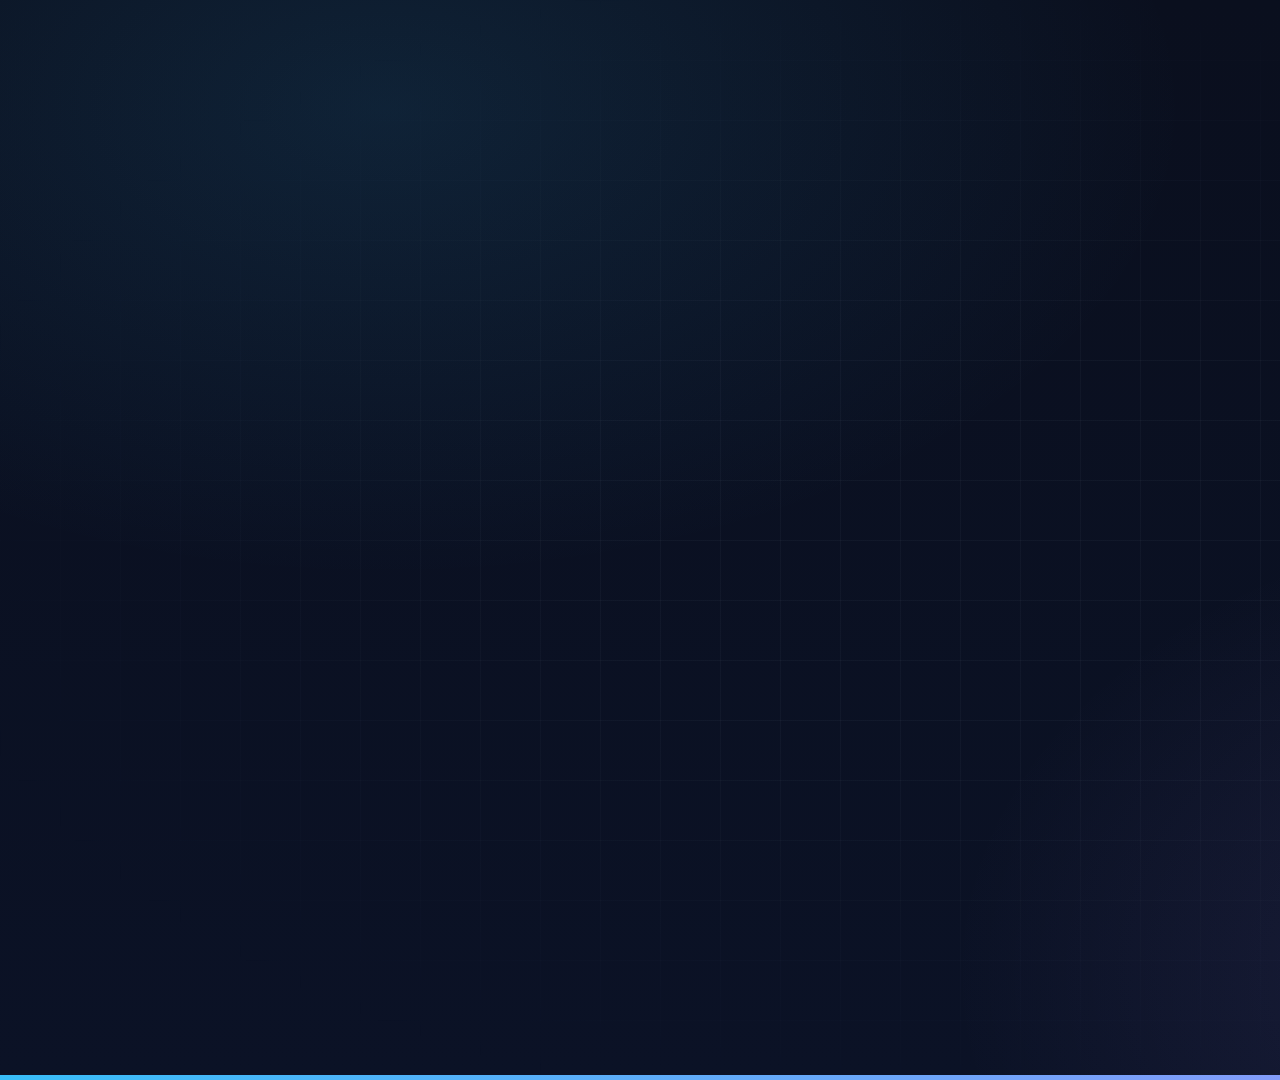
<file: brag-output/work/index.html>
<!doctype html>
<html lang="pt-BR">
<head>
<meta charset="utf-8">
<title>CrossCheckBR — como funciona</title>
<meta name="viewport" content="width=1920">
<link rel="stylesheet" href="style.css">
<style>
/* ===== utilidades locais ===== */
.gl{position:relative}
.gl::after{content:"";position:absolute;inset:0;border-radius:inherit;box-shadow:0 0 46px 6px var(--gc,#a78bfa);opacity:var(--glow,0);pointer-events:none}
.big{font-size:44px;font-weight:700;letter-spacing:-.01em}
.lab{font-size:20px;color:var(--mute);font-weight:600}
.row{display:flex;align-items:center}
.node{position:absolute;border-radius:20px;border:1.8px solid var(--line);background:var(--panel2);padding:18px 20px}
.node .nn{font-size:19px;letter-spacing:.14em;color:var(--mute);font-weight:700}
.node .nt{font-size:30px;font-weight:700;margin-top:6px;line-height:1.1}
.node .nd{font-size:20px;color:var(--mute);margin-top:8px;line-height:1.25}
.node.llm{border-color:rgba(167,139,250,.65);background:linear-gradient(160deg,rgba(167,139,250,.20),rgba(26,38,72,.92))}
.node.code{border-color:rgba(56,189,248,.5);background:linear-gradient(160deg,rgba(56,189,248,.13),rgba(26,38,72,.92))}
.node.llm .nn{color:var(--llm)} .node.code .nn{color:var(--code)}
.arrow-t{font-size:20px;font-weight:650}
.ok{color:var(--baixa)} .warn{color:var(--media)} .bad{color:var(--alta)}
.check{display:inline-block;width:30px;height:30px;border-radius:50%;text-align:center;line-height:30px;font-size:19px;font-weight:800}
.check.y{background:rgba(52,211,153,.18);color:var(--baixa);border:1.5px solid rgba(52,211,153,.6)}
.check.n{background:rgba(251,113,133,.16);color:var(--alta);border:1.5px solid rgba(251,113,133,.55)}
.check.s{background:rgba(148,163,184,.12);color:var(--dim);border:1.5px solid rgba(148,163,184,.3)}
</style>
</head>
<body>
<div id="stage">
<div id="bg"></div><div id="grid"></div>

<svg width="0" height="0" style="position:absolute"><defs>
 <marker id="ah" viewBox="0 0 10 10" refX="8" refY="5" markerWidth="7" markerHeight="7" orient="auto-start-reverse"><path d="M0 0L10 5L0 10z" fill="#9aa8c2"/></marker>
 <marker id="ahv" viewBox="0 0 10 10" refX="8" refY="5" markerWidth="7" markerHeight="7" orient="auto-start-reverse"><path d="M0 0L10 5L0 10z" fill="#a78bfa"/></marker>
 <marker id="ahc" viewBox="0 0 10 10" refX="8" refY="5" markerWidth="7" markerHeight="7" orient="auto-start-reverse"><path d="M0 0L10 5L0 10z" fill="#38bdf8"/></marker>
 <marker id="aha" viewBox="0 0 10 10" refX="8" refY="5" markerWidth="7" markerHeight="7" orient="auto-start-reverse"><path d="M0 0L10 5L0 10z" fill="#fbbf24"/></marker>
</defs></svg>

<!-- ================= 0. HOOK ================= -->
<section class="scene" id="sc-hook">
  <div class="abs rv panel" data-at="0.35" data-d="0.8" data-dy="30" data-out="s3-0.15" data-od="0.45" style="left:560px;top:200px;width:800px;height:420px">
    <div class="row" style="padding:26px 34px;border-bottom:1.5px solid var(--line);gap:18px">
      <div style="width:58px;height:58px;border-radius:50%;background:linear-gradient(135deg,#38bdf8,#a78bfa);display:flex;align-items:center;justify-content:center;font-size:28px;font-weight:700">G</div>
      <div><div style="font-size:28px;font-weight:650">Grupo da família</div><div class="lab" style="font-size:19px">mensagem encaminhada</div></div>
    </div>
    <div style="padding:46px 40px">
      <div class="rv" data-at="1.3" data-d="0.7" data-dy="22" style="display:inline-block;background:rgba(56,189,248,.14);border:1.5px solid rgba(56,189,248,.4);border-radius:22px 22px 22px 6px;padding:26px 38px">
        <div style="font-size:19px;color:var(--mute);margin-bottom:8px;font-style:italic">↪ Encaminhada</div>
        <div style="font-size:64px;font-weight:700;letter-spacing:-.01em">Café cura câncer</div>
      </div>
    </div>
  </div>
  <div class="abs rv" data-at="s2" data-d="0.7" data-out="s3-0.15" data-od="0.45" style="left:0;right:0;top:716px;text-align:center;font-size:68px;font-weight:300;letter-spacing:.01em;color:var(--tx)">Verdade ou mentira<span style="color:var(--media);font-weight:700">?</span></div>

  <div class="abs rv" data-at="s3+0.3" data-d="1.0" data-dy="18" data-s="0.97" style="left:0;right:0;top:250px;text-align:center;font-size:164px;font-weight:700;letter-spacing:-.025em;line-height:1">Cross<span style="color:var(--code)">Check</span><span style="color:var(--llm)">BR</span></div>
  <div class="abs rv" data-at="s3+1.1" data-d="0.9" style="left:0;right:0;top:446px;text-align:center;font-size:40px;color:var(--mute);font-weight:400;letter-spacing:.01em">Checagem cruzada de fatos em português</div>

  <div class="abs rv" data-at="s4" data-d="0.8" style="left:300px;right:300px;top:600px">
    <div class="lab" style="text-align:center;letter-spacing:.2em;text-transform:uppercase;font-size:20px;margin-bottom:26px">propensão a ser desinformação</div>
    <div style="position:relative;height:14px;border-radius:7px;background:linear-gradient(90deg,#34d399 0%,#34d399 24%,#fbbf24 38%,#fbbf24 58%,#fb7185 76%,#fb7185 100%);opacity:.9"></div>
    <div class="row" style="justify-content:space-between;margin-top:22px;font-size:27px;font-weight:650">
      <span class="rv" data-at="s4+0.6" style="color:var(--baixa)">baixa</span>
      <span class="rv" data-at="s4+1.4" style="color:var(--media)">média</span>
      <span class="rv" data-at="s4+2.2" style="color:var(--alta)">alta</span>
      <span class="rv" data-at="s4+3.0" style="color:var(--ind)">● indeterminada</span>
    </div>
  </div>
</section>

<!-- ================= 1. PRINCÍPIO ================= -->
<section class="scene" id="sc-principio">
  <div class="hdr rv" data-at="0.15" data-d="0.8">
    <div class="eyebrow"><span class="n">Princípio de projeto</span><span class="bar"></span><span>saída</span></div>
    <h1>Propensão, não veredito</h1>
  </div>
  <div class="body">
    <div class="row" style="gap:32px;align-items:stretch" id="lvl-cards">
      <div class="panel rv" data-at="s1+0.4" style="width:396px;height:300px;padding:30px;border-color:rgba(52,211,153,.5)">
        <div class="row" style="gap:14px"><span class="dotc" style="background:var(--baixa)"></span><span class="big" style="color:var(--baixa)">Baixa</span></div>
        <div class="mono" style="margin-top:20px;font-size:25px;color:var(--mute)">L ≤ −1,10</div>
        <div style="margin-top:16px;font-size:24px;line-height:1.3">Fontes independentes <b>sustentam</b> a afirmação.</div>
      </div>
      <div class="panel rv" data-at="s1+1.0" style="width:396px;height:300px;padding:30px;border-color:rgba(251,191,36,.5)">
        <div class="row" style="gap:14px"><span class="dotc" style="background:var(--media)"></span><span class="big" style="color:var(--media)">Média</span></div>
        <div class="mono" style="margin-top:20px;font-size:25px;color:var(--mute)">|L| &lt; 1,10</div>
        <div style="margin-top:16px;font-size:24px;line-height:1.3">Evidência insuficiente ou <b>em conflito</b>.</div>
      </div>
      <div class="panel rv" data-at="s1+1.6" style="width:396px;height:300px;padding:30px;border-color:rgba(251,113,133,.5)">
        <div class="row" style="gap:14px"><span class="dotc" style="background:var(--alta)"></span><span class="big" style="color:var(--alta)">Alta</span></div>
        <div class="mono" style="margin-top:20px;font-size:25px;color:var(--mute)">L ≥ +1,10</div>
        <div style="margin-top:16px;font-size:24px;line-height:1.3">Fontes independentes <b>contestam</b> a afirmação.</div>
      </div>
      <div class="panel rv pl gl" data-at="s1+2.4" data-pat="s2" style="width:396px;height:300px;padding:30px;border-color:rgba(148,163,184,.5);--gc:rgba(148,163,184,.55)" id="card-ind">
        <div class="row" style="gap:14px"><span class="dotc" style="background:var(--ind)"></span><span class="big" style="color:var(--ind)">Indeterminada</span></div>
        <div class="mono" style="margin-top:20px;font-size:25px;color:var(--mute)">nenhum voto</div>
        <div style="margin-top:16px;font-size:24px;line-height:1.3">Nenhuma fonte <b>trata do assunto</b>.</div>
      </div>
    </div>
    <div class="panel rv" data-at="s2" style="position:absolute;left:0;top:336px;width:1680px;height:120px;padding:0 44px;display:flex;align-items:center;gap:36px;border-color:rgba(148,163,184,.35)">
      <div style="font-size:50px;font-weight:700;letter-spacing:-.01em;white-space:nowrap">ausência de evidência <span style="color:var(--ind)">≠</span> evidência</div>
      <div style="font-size:24px;color:var(--mute);line-height:1.3">Nada empurra o nível sem uma fonte que tenha tomado posição sobre a afirmação.</div>
    </div>
    <div class="row rv" data-at="s3" style="position:absolute;left:0;top:486px;width:1680px;gap:30px;align-items:stretch">
      <div class="panel llm" style="flex:1;height:196px;padding:26px 32px">
        <span class="tag llm">O modelo de linguagem</span>
        <div style="margin-top:18px;font-size:30px;font-weight:600">extrai · reescreve · classifica</div>
        <div class="mute" style="margin-top:8px;font-size:22px">propõe — mas é sempre conferido pelo código</div>
      </div>
      <div class="panel code" style="flex:1;height:196px;padding:26px 32px">
        <span class="tag code">O código determinístico</span>
        <div style="margin-top:18px;font-size:30px;font-weight:600">pesa · soma · decide · redige</div>
        <div class="mute" style="margin-top:8px;font-size:22px">o nível e o texto final nunca vêm do LLM</div>
      </div>
    </div>
  </div>
</section>

<!-- ================= 2. VISÃO GERAL ================= -->
<section class="scene" id="sc-visao">
  <div class="hdr rv" data-at="0.15" data-d="0.8">
    <div class="eyebrow"><span class="n">Visão geral</span><span class="bar"></span><span>pipeline</span></div>
    <h1>Dez etapas, cada uma com recibo</h1>
  </div>
  <div class="body" id="visao-body"></div>
</section>

<!-- ================= 3. RECEBIMENTO ================= -->
<section class="scene" id="sc-recebimento">
  <div class="hdr rv" data-at="0.15" data-d="0.8">
    <div class="eyebrow"><span class="n">Etapa 1</span><span class="bar"></span><span>recebimento</span></div>
    <h1>Ler o texto antes de buscar</h1>
    <div class="tags"><span class="tag code">código determinístico</span></div>
  </div>
  <div class="body">
    <div class="row rv" data-at="s1" style="gap:16px">
      <span class="chip" style="border-color:rgba(56,189,248,.5);color:#bfe9fd">texto</span>
      <span class="chip" style="border-color:rgba(56,189,248,.5);color:#bfe9fd">título</span>
      <span class="chip" style="border-color:rgba(56,189,248,.5);color:#bfe9fd">link</span>
      <span class="chip" style="border-style:dashed;color:var(--dim)">foto / vídeo → só orientação</span>
    </div>
    <div class="panel rv" data-at="s1+0.8" style="position:absolute;left:0;top:86px;width:1090px;height:190px;padding:26px 34px">
      <div class="ptitle">entrada · exemplo ilustrativo</div>
      <div class="ty" data-at="s1+1.5" data-cps="26" style="margin-top:20px;font-size:35px;line-height:1.35;font-weight:500"><span class="ul" data-at="s2+0.2" style="--ulc:var(--media)">Me passaram que</span> o governo vai bloquear as contas de todo mundo <span class="ul" data-at="s2@3/4" style="--ulc:var(--code)">hoje</span>.</div>
    </div>
    <div class="panel rv" data-at="s2" style="position:absolute;left:1130px;top:0;width:550px;height:360px;padding:24px 30px">
      <div class="ptitle">detectores</div>
      <div class="row rv" data-at="s2@0/4+0.2" style="margin-top:20px;gap:16px"><span class="check y">✓</span><div><div style="font-size:25px;font-weight:600">marcador de tempo</div><div class="mono" style="font-size:19px;color:var(--code)">“hoje” → janela de 2 dias</div></div></div>
      <div class="row rv" data-at="s2@1/4+0.2" style="margin-top:20px;gap:16px"><span class="check y" style="background:rgba(251,191,36,.16);color:var(--media);border-color:rgba(251,191,36,.6)">✓</span><div><div style="font-size:25px;font-weight:600">relato de segunda mão</div><div class="mono" style="font-size:19px;color:var(--media)">“Me passaram que…”</div></div></div>
      <div class="row rv" data-at="s2@2/4+0.2" style="margin-top:20px;gap:16px"><span class="check s">–</span><div style="font-size:25px;color:var(--dim)">opinião ou sátira</div></div>
      <div class="row rv" data-at="s2@3/4+0.2" style="margin-top:20px;gap:16px"><span class="check s">–</span><div style="font-size:25px;color:var(--dim)">afirmação vaga</div></div>
    </div>
    <div class="panel code rv" data-at="s3" style="position:absolute;left:0;top:306px;width:1090px;height:300px;padding:26px 34px">
      <div class="ptitle">janela temporal (regra de data)</div>
      <div style="position:relative;margin-top:14px;height:200px">
        <div style="position:absolute;left:0;right:0;top:110px;height:3px;background:var(--line)"></div>
        <div class="rv" data-at="s3+0.6" style="position:absolute;right:60px;top:64px;width:170px;height:92px;border-radius:12px;background:rgba(56,189,248,.18);border:1.5px solid rgba(56,189,248,.6)"></div>
        <div class="rv" data-at="s3+0.9" style="position:absolute;right:60px;top:20px;width:170px;text-align:center;font-size:22px;color:var(--code);font-weight:700">janela: 2 dias</div>
        <div class="rv" data-at="s3+0.6" style="position:absolute;right:40px;top:100px;width:22px;height:22px;border-radius:50%;background:var(--code);box-shadow:0 0 18px var(--code)"></div>
        <div class="rv" data-at="s3+0.9" style="position:absolute;right:20px;top:136px;font-size:24px;font-weight:700;color:var(--code)">hoje</div>
        <div class="rv" data-at="s3+1.6" style="position:absolute;left:90px;top:100px;width:22px;height:22px;border-radius:50%;background:var(--ind)"></div>
        <div class="rv" data-at="s3+1.9" style="position:absolute;left:36px;top:140px;width:230px;font-size:21px;color:var(--mute);line-height:1.25">fonte de outro período</div>
        <div class="rv" data-at="s3+2.4" style="position:absolute;left:300px;top:86px;width:520px;font-size:23px;line-height:1.35;color:var(--tx)">Fora da janela, o peso da fonte cai: ela provavelmente fala de <b>outro episódio</b>.</div>
      </div>
    </div>
  </div>
</section>

<!-- ================= 4. AFIRMAÇÕES ================= -->
<section class="scene" id="sc-afirmacoes">
  <div class="hdr rv" data-at="0.15" data-d="0.8">
    <div class="eyebrow"><span class="n">Etapa 2</span><span class="bar"></span><span>afirmações</span></div>
    <h1>Quebrar o texto em afirmações atômicas</h1>
    <div class="tags"><span class="tag llm">usa LLM</span></div>
  </div>
  <div class="body">
    <div class="panel rv" data-at="s1" style="position:absolute;left:0;top:0;width:500px;height:210px;padding:24px 28px">
      <div class="ptitle">entrada do usuário</div>
      <div style="margin-top:18px;font-size:34px;line-height:1.28;font-weight:500">“É falso que a vacina altera o DNA.”</div>
    </div>
    <svg class="abs rv" data-at="s1+0.8" width="170" height="120" style="left:510px;top:60px"><path class="dr" data-at="s1+0.8" data-d="0.8" d="M10 60 H150" stroke="#a78bfa" stroke-width="3" fill="none" marker-end="url(#ahv)"/></svg>
    <span class="tag llm abs rv" data-at="s1+1.2" style="left:560px;top:16px">LLM</span>
    <div class="panel llm rv" data-at="s1+1.0" style="position:absolute;left:690px;top:0;width:990px;height:384px;padding:24px 34px">
      <div class="ptitle">saída validada (JSON) · até 3 afirmações</div>
      <div class="ty mono" data-at="s2" data-cps="52" style="margin-top:14px;font-size:29px;line-height:1.5;white-space:pre"><span class="v">{</span>
  <span class="k">"afirmacao"</span>: <span class="s">"A vacina não altera o DNA"</span>,
  <span class="k">"nucleo"</span>: <span class="s">"A vacina altera o DNA"</span>,
  <span class="k">"polaridade"</span>: <span class="s">"nega"</span>,
  <span class="k">"consulta"</span>: <span class="s">"vacina covid altera DNA"</span>,
  <span class="k">"marcadores_tempo"</span>: []
<span class="v">}</span></div>
    </div>
    <div class="row rv" data-at="s3" style="position:absolute;left:0;top:414px;width:1680px;gap:18px;align-items:stretch">
      <div class="panel" style="flex:1.25;height:150px;padding:20px 24px"><div class="ptitle">núcleo avaliado</div><div style="margin-top:12px;font-size:27px;font-weight:600">“A vacina altera o DNA”</div></div>
      <div class="abs" style="position:relative;align-self:center;font-size:36px;color:var(--mute)">→</div>
      <div class="panel llm rv" data-at="s3@1/4" style="flex:1;height:150px;padding:20px 24px"><div class="ptitle">juiz diz</div><div style="margin-top:12px;font-size:27px;font-weight:700"><span class="refuta">REFUTA</span> o núcleo <span class="mono" style="color:var(--mute)">(+1)</span></div></div>
      <div style="align-self:center;font-size:36px;color:var(--mute)">×</div>
      <div class="panel rv" data-at="s3@2/4" style="flex:1;height:150px;padding:20px 24px"><div class="ptitle">polaridade do usuário</div><div style="margin-top:12px;font-size:27px;font-weight:700">nega <span class="mono" style="color:var(--mute)">(−1)</span></div></div>
      <div style="align-self:center;font-size:36px;color:var(--mute)">=</div>
      <div class="panel code rv" data-at="s3@3/4" style="flex:1.25;height:150px;padding:20px 24px"><div class="ptitle">direção do voto</div><div style="margin-top:12px;font-size:27px;font-weight:700"><span class="mono" style="color:var(--baixa)">−1</span> <span class="mute" style="font-size:22px;font-weight:500">a favor do usuário</span></div></div>
    </div>
    <div class="row rv" data-at="s4" style="position:absolute;left:0;top:602px;width:1680px;gap:14px;align-items:center">
      <div class="panel llm" style="padding:16px 22px;font-size:23px;font-weight:600">LLM gera JSON</div>
      <span style="color:var(--mute);font-size:28px">→</span>
      <div class="panel code" style="padding:16px 22px;font-size:23px;font-weight:600">Pydantic valida <span class="ok">✓</span></div>
      <span style="color:var(--mute);font-size:28px">→</span>
      <div class="panel rv" data-at="s4@1/3" style="padding:16px 22px;font-size:23px;font-weight:600"><span class="bad">✗</span> 1 nova tentativa com correção</div>
      <span style="color:var(--mute);font-size:28px">→</span>
      <div class="panel rv" data-at="s4@2/3" style="padding:16px 22px;font-size:23px;font-weight:600;border-color:rgba(251,191,36,.5)"><span class="warn">⚑</span> fallback regex · marcado no recibo</div>
    </div>
  </div>
</section>

<!-- ================= 5. BUSCA ================= -->
<section class="scene" id="sc-busca">
  <div class="hdr rv" data-at="0.15" data-d="0.8">
    <div class="eyebrow"><span class="n">Etapa 3</span><span class="bar"></span><span>busca aberta</span></div>
    <h1>Duas consultas por afirmação</h1>
    <div class="tags"><span class="tag code">SerpAPI · código</span></div>
  </div>
  <div class="body">
    <div class="panel rv" data-at="s1" style="position:absolute;left:0;top:104px;width:330px;height:130px;padding:18px 22px">
      <div class="ptitle">afirmação</div>
      <div class="mono" style="margin-top:12px;font-size:22px;color:#fcd34d;line-height:1.3">vacina covid<br>altera DNA</div>
    </div>
    <svg class="abs" width="80" height="340" style="left:335px;top:0">
      <path class="dr" data-at="s1+0.6" data-d="0.7" d="M6 169 C40 169,40 70,74 70" stroke="#38bdf8" stroke-width="3" fill="none" marker-end="url(#ahc)"/>
      <path class="dr" data-at="s1+0.9" data-d="0.7" d="M6 169 C40 169,40 255,74 255" stroke="#38bdf8" stroke-width="3" fill="none" marker-end="url(#ahc)"/>
    </svg>
    <div class="panel code rv" data-at="s1+0.9" style="position:absolute;left:420px;top:0;width:620px;height:150px;padding:20px 26px">
      <div class="row" style="justify-content:space-between"><span class="ptitle">① consulta pura</span><span class="chip" style="font-size:18px;padding:3px 12px">Google News</span></div>
      <div class="mono" style="margin-top:20px;font-size:25px;color:#e8edf7">vacina covid altera DNA</div>
    </div>
    <div class="panel code rv" data-at="s2" style="position:absolute;left:420px;top:176px;width:620px;height:170px;padding:20px 26px">
      <div class="row" style="justify-content:space-between"><span class="ptitle">② dirigida às agências</span><span class="chip" style="font-size:18px;padding:3px 12px">Google orgânico</span></div>
      <div class="mono" style="margin-top:18px;font-size:23px;line-height:1.35;color:#e8edf7">vacina covid altera DNA <span style="color:var(--media)">(site:agência-1 OR site:agência-2 OR …)</span></div>
    </div>
    <svg class="abs" width="60" height="340" style="left:1046px;top:0">
      <path class="dr" data-at="s2+0.9" data-d="0.6" d="M4 75 H52" stroke="#9aa8c2" stroke-width="3" fill="none" marker-end="url(#ah)"/>
      <path class="dr" data-at="s2+1.1" data-d="0.6" d="M4 262 C28 262,28 200,52 200" stroke="#9aa8c2" stroke-width="3" fill="none" marker-end="url(#ah)"/>
    </svg>
    <div class="panel rv" data-at="s2+0.8" style="position:absolute;left:1110px;top:0;width:570px;height:346px;padding:20px 24px" id="cand-panel">
      <div class="row" style="justify-content:space-between"><span class="ptitle">candidatos</span><span class="mono" style="font-size:19px;color:var(--code)" id="cand-n">0 URLs</span></div>
      <div id="cand-list" style="margin-top:14px"></div>
    </div>
    <div class="row rv" data-at="s2+1.4" style="position:absolute;left:0;top:372px;gap:14px">
      <span class="lab">catálogo curado:</span>
      <span class="chip" style="color:#cbd5e1">23 veículos</span>
      <span class="chip" style="border-color:rgba(94,234,212,.55);color:var(--sustenta)">13 agências de checagem</span>
    </div>
    <div class="row" style="position:absolute;left:0;top:446px;width:1680px;gap:24px;align-items:stretch">
      <div class="panel rv" data-at="s3" style="flex:1;height:226px;padding:22px 26px">
        <div class="ptitle">rodízio de chaves</div>
        <div class="row" style="margin-top:22px;gap:12px">
          <span class="chip mono" style="font-size:19px;border-color:rgba(251,113,133,.5);color:var(--alta);text-decoration:line-through">chave 1 · 429</span>
          <span style="color:var(--mute);font-size:24px" class="rv" data-at="s3+0.8">→</span>
          <span class="chip mono rv" data-at="s3+0.8" style="font-size:19px;border-color:rgba(52,211,153,.55);color:var(--baixa)">chave 2 ✓</span>
        </div>
        <div class="mute" style="margin-top:20px;font-size:21px;line-height:1.3">HTTP 401/403/429: a mesma busca segue na próxima chave.</div>
      </div>
      <div class="panel rv" data-at="s3+1.6" style="flex:1;height:226px;padding:22px 26px">
        <div class="ptitle">planejador de busca</div>
        <div class="mono" style="margin-top:20px;font-size:19px;color:var(--alta);text-decoration:line-through;line-height:1.3">"vacina" covid DNA site:… 0 resultados</div>
        <div class="rv" data-at="s3+2.4" style="margin-top:6px;font-size:22px;color:var(--mute)">↓ relaxa</div>
        <div class="mono rv" data-at="s3+2.4" style="font-size:19px;color:var(--baixa)">vacina covid DNA → 8 resultados</div>
        <div class="mute" style="margin-top:12px;font-size:20px;line-height:1.3">sem operadores, aspas ou ruído</div>
      </div>
      <div class="panel rv" data-at="s4" style="flex:1;height:226px;padding:22px 26px">
        <div class="ptitle">atalho</div>
        <div class="row" style="margin-top:18px;gap:16px"><div style="width:74px;height:38px;border-radius:19px;background:rgba(148,163,184,.25);position:relative"><div style="position:absolute;left:4px;top:4px;width:30px;height:30px;border-radius:50%;background:#64748b"></div></div><span style="font-size:23px;font-weight:700;color:var(--ind)">desligado nas avaliações</span></div>
        <div style="margin-top:16px;font-size:23px;font-weight:600">índice local · BM25</div>
        <div class="mute" style="margin-top:6px;font-size:21px;line-height:1.3">≈ 22 mil checagens históricas · desligado só para medir a busca aberta</div>
      </div>
    </div>
  </div>
</section>

<!-- ================= 6. LEITURA ================= -->
<section class="scene" id="sc-leitura">
  <div class="hdr rv" data-at="0.15" data-d="0.8">
    <div class="eyebrow"><span class="n">Etapa 4</span><span class="bar"></span><span>leitura das páginas</span></div>
    <h1>Provar que o corpo foi lido</h1>
    <div class="tags"><span class="tag code">código determinístico</span></div>
  </div>
  <div class="body">
    <div class="panel rv" data-at="s2" style="position:absolute;left:0;top:0;width:800px;height:300px;padding:22px 28px">
      <div class="ptitle">① deduplicação por URL canônica</div>
      <div class="mono" style="margin-top:22px;font-size:21px;line-height:1.6;word-break:break-all"><span class="rv" data-at="s2+0.4" style="color:var(--dim);text-decoration:line-through;text-decoration-color:rgba(251,113,133,.9)">https://www.</span><span style="color:#e8edf7">exemplo.com.br/noticia/cafe-cura</span><span class="rv" data-at="s2+0.4" style="color:var(--dim);text-decoration:line-through;text-decoration-color:rgba(251,113,133,.9)">?utm_source=zap&amp;amp#fim</span></div>
      <div class="rv" data-at="s2+1.4" style="margin-top:12px;font-size:21px;color:var(--mute)">↓ a mesma peça vinda de dois buscadores vira uma só</div>
      <div class="mono rv" data-at="s2+1.8" style="margin-top:10px;font-size:23px;color:var(--baixa)">exemplo.com.br/noticia/cafe-cura</div>
      <div class="row rv" data-at="s2+2.8" style="margin-top:18px;gap:12px"><span class="chip" style="font-size:19px;color:var(--alta);border-color:rgba(251,113,133,.45)">✗ homepage</span><span class="chip" style="font-size:19px;color:var(--alta);border-color:rgba(251,113,133,.45)">✗ listagem /tag/</span></div>
    </div>
    <div class="panel rv" data-at="s3" style="position:absolute;left:0;top:326px;width:800px;height:230px;padding:22px 28px">
      <div class="ptitle">② download seguro</div>
      <div style="display:grid;grid-template-columns:1fr 1fr;gap:14px;margin-top:20px">
        <span class="chip rv" data-at="s3+0.2" style="font-size:20px">só http/https · 80/443</span>
        <span class="chip rv" data-at="s3+0.5" style="font-size:20px">bloqueia IP privado</span>
        <span class="chip rv" data-at="s3+0.8" style="font-size:20px">redirect revalidado</span>
        <span class="chip rv" data-at="s3+1.1" style="font-size:20px">teto 5 MB · 15 s</span>
      </div>
      <div class="mute rv" data-at="s3+1.6" style="margin-top:16px;font-size:21px;line-height:1.3">Proteção anti-SSRF: a URL nunca leva o servidor à rede interna.</div>
    </div>
    <div class="panel code rv" data-at="s1+0.6" style="position:absolute;left:840px;top:0;width:840px;height:556px;padding:22px 30px">
      <div class="ptitle">③ cascata de extração do texto</div>
      <div class="rv" data-at="s4@0/5" style="margin-top:24px;display:flex;align-items:center;gap:16px"><span class="check n">✗</span><div><div style="font-size:26px;font-weight:600">JSON-LD · articleBody</div><div class="lab" style="font-size:19px">texto do próprio editor — ausente nesta página</div></div></div>
      <div class="rv" data-at="s4@1/5" style="margin-top:22px;display:flex;align-items:center;gap:16px"><span class="check y">✓</span><div><div style="font-size:26px;font-weight:600">trafilatura <span class="ok" style="font-size:20px">≥ 500 caracteres</span></div><div class="lab" style="font-size:19px">primeiro nível que vence encerra a cascata</div></div></div>
      <div class="rv" data-at="s4@2/5" style="margin-top:22px;display:flex;align-items:center;gap:16px;opacity:.6"><span class="check s">–</span><div style="font-size:24px;color:var(--mute)">seletor do catálogo <span class="lab" style="font-size:18px">(não precisou)</span></div></div>
      <div class="rv" data-at="s4@2/5+0.2" style="margin-top:18px;display:flex;align-items:center;gap:16px;opacity:.6"><span class="check s">–</span><div style="font-size:24px;color:var(--mute)">regex de &lt;p&gt; <span class="lab" style="font-size:18px">(não precisou)</span></div></div>
      <div class="rv" data-at="s4@3/5" style="margin-top:34px;padding:18px 22px;border-radius:14px;background:rgba(52,211,153,.12);border:1.5px solid rgba(52,211,153,.5);font-size:26px"><span class="mono ok" style="font-weight:700">corpo_lido = true</span> <span class="mute" style="font-size:21px">→ pode votar</span></div>
      <div class="rv" data-at="s4@4/5" style="margin-top:16px;padding:18px 22px;border-radius:14px;background:rgba(251,191,36,.10);border:1.5px dashed rgba(251,191,36,.55);font-size:23px;line-height:1.3"><span class="warn" style="font-weight:700">Só o título/snippet?</span> <span class="mute">A peça é listada, mas <b style="color:var(--tx)">não vota</b>.</span></div>
    </div>
    <div class="rv" data-at="s1+0.4" style="position:absolute;left:0;top:586px;width:1680px;font-size:25px;color:var(--mute)">Falha na extração é <b style="color:var(--tx)">explícita</b>: nenhum texto parcial finge ser corpo lido.</div>
  </div>
</section>

<!-- ================= 7. CLUSTERS ================= -->
<section class="scene" id="sc-clusters">
  <div class="hdr rv" data-at="0.15" data-d="0.8">
    <div class="eyebrow"><span class="n">Etapa 5</span><span class="bar"></span><span>independência</span></div>
    <h1>Um cluster, um voto</h1>
    <div class="tags"><span class="tag code">código determinístico</span></div>
  </div>
  <div class="body" id="cl-body">
    <div class="rv" data-at="s1" style="position:absolute;left:0;top:0;font-size:30px;font-weight:600"><span class="mute">matérias encontradas:</span> <span class="mono" style="color:var(--tx)">10</span></div>
    <div class="rv" data-at="s3+0.4" style="position:absolute;left:0;top:500px;width:1680px;text-align:center;font-size:58px;font-weight:300"><span class="mute">10 matérias</span> <span style="color:var(--mute)">→</span> <span class="mono cnt" data-at="s3+0.8" data-d="1.2" data-from="10" data-to="4" data-dec="0" data-suf=" votos" style="color:var(--code);font-weight:700">10 votos</span></div>
  </div>
</section>

<!-- ================= 8. JUIZ ================= -->
<section class="scene" id="sc-juiz">
  <div class="hdr rv" data-at="0.15" data-d="0.8">
    <div class="eyebrow"><span class="n">Etapa 6</span><span class="bar"></span><span>juiz de quatro classes</span></div>
    <h1>O LLM classifica — o código confere</h1>
    <div class="tags"><span class="tag llm">usa LLM</span><span class="tag code">+ verificação em código</span></div>
  </div>
  <div class="body">
    <div class="row rv" data-at="s1" style="position:absolute;left:0;top:0;gap:14px"><span class="lab">núcleo da afirmação:</span><span class="chip mono" style="color:#fcd34d;font-size:22px">A vacina altera o DNA</span></div>
    <div class="panel rv" data-at="s1+0.5" style="position:absolute;left:0;top:64px;width:640px;height:450px;padding:22px 28px">
      <div class="ptitle">trecho enviado (≤ 2.500 caracteres)</div>
      <div style="margin-top:16px;font-size:26px;font-weight:700;line-height:1.2">Vacina não altera o DNA, dizem especialistas</div>
      <div style="margin-top:14px;font-size:23px;line-height:1.45;color:#cbd5e6">A vacina de RNA mensageiro entrega instruções temporárias às células. <span class="rv" data-at="s2@3/4" data-dy="0" style="background:rgba(251,113,133,.26);color:#fff;font-weight:600;padding:1px 4px;border-radius:5px;-webkit-box-decoration-break:clone;box-decoration-break:clone">O RNA não entra no núcleo da célula e, portanto, não modifica o DNA.</span> A molécula é degradada em poucos dias.</div>
      <div class="row" style="margin-top:20px;gap:8px;flex-wrap:wrap"><span class="chip rv" data-at="s1+1.3" style="font-size:17px;padding:3px 10px">título</span><span class="chip rv" data-at="s1+1.7" style="font-size:17px;padding:3px 10px">lide</span><span class="chip rv" data-at="s1+2.1" style="font-size:17px;padding:3px 10px">frases de conclusão</span><span class="chip rv" data-at="s1+2.5" style="font-size:17px;padding:3px 10px">frases com os termos</span></div>
    </div>
    <svg class="abs rv" data-at="s1+1.4" width="120" height="60" style="left:650px;top:230px"><path class="dr" data-at="s1+1.4" data-d="0.7" d="M6 30 H104" stroke="#a78bfa" stroke-width="3" fill="none" marker-end="url(#ahv)"/></svg>
    <div class="abs rv panel llm" data-at="s1+1.6" style="left:770px;top:0;width:910px;height:90px;display:flex;align-items:center;justify-content:space-between;padding:0 24px">
      <span class="pill sustenta rv" data-at="s2@0/4">SUSTENTA</span><span class="pill refuta rv gl pl" data-pat="s2@2/4" data-at="s2@1/4" style="--gc:rgba(251,113,133,.6)">REFUTA</span><span class="pill relata rv" data-at="s2@2/4">RELATA_SEM_ENDOSSO</span><span class="pill naotrata rv" data-at="s2@3/4">NAO_TRATA</span>
    </div>
    <div class="panel llm rv" data-at="s2@3/4" style="position:absolute;left:770px;top:112px;width:910px;height:186px;padding:20px 30px">
      <div class="ptitle">saída do juiz</div>
      <div class="mono" style="margin-top:12px;font-size:23px;line-height:1.5;white-space:pre-wrap"><span class="k">"classe"</span>: <span class="s">"REFUTA"</span>,
<span class="k">"citacao"</span>: <span class="s">"não entra no núcleo da célula e, portanto, não modifica o DNA"</span></div>
    </div>
    <div class="panel code rv" data-at="s3" style="position:absolute;left:770px;top:318px;width:910px;height:196px;padding:18px 30px">
      <div class="ptitle">verificação em código · citação ∈ texto visto pelo juiz (≥ 0,90)</div>
      <div class="row rv" data-at="s3+0.5" style="margin-top:18px;gap:18px"><span class="lab" style="width:170px;font-size:19px">citação literal</span><div style="flex:1;height:18px;border-radius:9px;background:rgba(148,163,184,.15);position:relative"><div style="position:absolute;left:0;top:0;bottom:0;width:100%;border-radius:9px;background:var(--baixa)"></div><div style="position:absolute;left:90%;top:-6px;bottom:-6px;width:3px;background:#fff"></div></div><span class="ok" style="font-size:24px;font-weight:700;width:300px">✓ classe mantida</span></div>
      <div class="row rv" data-at="s3+1.8" style="margin-top:20px;gap:18px"><span class="lab" style="width:170px;font-size:19px">citação inventada</span><div style="flex:1;height:18px;border-radius:9px;background:rgba(148,163,184,.15);position:relative"><div style="position:absolute;left:0;top:0;bottom:0;width:34%;border-radius:9px;background:var(--alta)"></div><div style="position:absolute;left:90%;top:-6px;bottom:-6px;width:3px;background:#fff"></div></div><span class="bad" style="font-size:22px;font-weight:700;width:300px">✗ rebaixada → NAO_TRATA</span></div>
    </div>
    <div class="rv" data-at="s4" style="position:absolute;left:0;top:560px;width:1680px;text-align:center;font-size:52px;font-weight:300;letter-spacing:-.005em">O modelo pode <b style="font-weight:700">errar</b>. Não pode <b style="font-weight:700;color:var(--llm)">inventar</b>.</div>
  </div>
</section>

<!-- ================= 9. AGENTE ================= -->
<section class="scene" id="sc-agente">
  <div class="hdr rv" data-at="0.15" data-d="0.8">
    <div class="eyebrow"><span class="n">Etapa 7</span><span class="bar"></span><span>agente crítico</span></div>
    <h1>Parar ou buscar mais?</h1>
    <div class="tags"><span class="tag llm">reescreve com LLM</span><span class="tag code">decide por regras</span></div>
  </div>
  <div class="body">
    <svg class="abs" width="900" height="470" style="left:0;top:0">
      <path class="dr" data-at="s1@0/4+0.9" data-d="0.5" d="M178 150 H214" stroke="#9aa8c2" stroke-width="3" fill="none" marker-end="url(#ah)"/>
      <path class="dr" data-at="s1@1/4+0.9" data-d="0.5" d="M392 150 H428" stroke="#9aa8c2" stroke-width="3" fill="none" marker-end="url(#ah)"/>
      <path class="dr" data-at="s1@2/4+0.9" data-d="0.5" d="M606 150 H642" stroke="#9aa8c2" stroke-width="3" fill="none" marker-end="url(#ah)"/>
      <path class="dr" data-at="s2" data-d="0.7" d="M742 214 V330" stroke="#38bdf8" stroke-width="3" fill="none" marker-end="url(#ahc)"/>
      <path class="dr" data-at="s3" data-d="1.1" d="M742 60 C742 -20, 88 -20, 88 98" stroke="#a78bfa" stroke-width="3" stroke-dasharray="8 8" fill="none" marker-end="url(#ahv)"/>
    </svg>
    <div class="node code rv" data-at="s1@0/4" style="left:0;top:100px;width:170px;height:100px;padding:14px 16px"><div class="nt" style="font-size:26px;margin:0">Busca</div></div>
    <div class="node code rv" data-at="s1@1/4" style="left:218px;top:100px;width:170px;height:100px;padding:14px 16px"><div class="nt" style="font-size:26px;margin:0">Leitura</div></div>
    <div class="node llm rv" data-at="s1@2/4" style="left:436px;top:100px;width:170px;height:100px;padding:14px 16px"><div class="nt" style="font-size:26px;margin:0">Juiz</div></div>
    <div class="node llm rv" data-at="s1@3/4" style="left:654px;top:62px;width:180px;height:152px;padding:14px 16px;border-width:2.5px"><div class="nn">CRÍTICO</div><div class="nt" style="font-size:24px;margin-top:8px">Já basta?</div></div>
    <div class="node code rv" data-at="s2+0.5" style="left:654px;top:340px;width:180px;height:90px;padding:14px 16px"><div class="nt" style="font-size:26px;margin:0">Decisão</div></div>
    <div class="abs rv" data-at="s2+0.3" style="left:764px;top:252px;font-size:22px;font-weight:700;color:var(--code)">parar</div>
    <div class="abs rv" data-at="s3+0.6" style="left:224px;top:18px;font-size:22px;font-weight:700;color:var(--llm);width:420px;text-align:center">nova onda: consulta reescrita</div>

    <div class="panel rv" data-at="s2" style="position:absolute;left:940px;top:0;width:740px;height:226px;padding:20px 28px">
      <div class="ptitle" style="color:var(--code)">para se…</div>
      <div style="margin-top:14px;font-size:23px;line-height:1.5">
        <div class="rv" data-at="s2@0/4+0.3">• há selo de checagem aplicável</div>
        <div class="rv" data-at="s2@1/4+0.3">• ≥ 2 clusters independentes tomaram posição</div>
        <div class="rv" data-at="s2@2/4+0.3">• o juiz está indisponível</div>
        <div class="rv" data-at="s2@3/4+0.3">• o orçamento de buscas acabou <span class="mono mute" style="font-size:19px">(9 por consulta)</span></div>
      </div>
    </div>
    <div class="panel llm rv" data-at="s3" style="position:absolute;left:940px;top:248px;width:740px;height:218px;padding:20px 28px">
      <div class="ptitle" style="color:var(--llm)">senão: o LLM reescreve a consulta</div>
      <div class="mono" style="margin-top:14px;font-size:20px;color:var(--mute)">antes:</div>
      <div class="mono" style="font-size:23px;color:#e8edf7">vacina covid altera DNA</div>
      <div class="mono rv" data-at="s3+1.4" style="margin-top:10px;font-size:20px;color:var(--mute)">depois (sabendo o que foi <span class="naotrata">NAO_TRATA</span>):</div>
      <div class="mono rv" data-at="s3+1.8" style="font-size:23px;color:var(--baixa)">vacina RNA mensageiro material genético</div>
    </div>
    <div class="panel rv" data-at="s4" style="position:absolute;left:0;top:498px;width:1680px;height:190px;padding:18px 32px">
      <div class="ptitle">autoconsistência · se um único julgamento decide, repete 3×</div>
      <div class="row" style="margin-top:18px;gap:40px">
        <div class="row" style="gap:12px;flex:1">
          <span class="pill refuta">REFUTA</span><span class="pill refuta">REFUTA</span><span class="pill refuta">REFUTA</span>
          <span style="font-size:26px;color:var(--mute)">→</span>
          <span class="ok" style="font-size:25px;font-weight:700">unânime · mantém</span>
        </div>
        <div class="row rv" data-at="s4@2/4" style="gap:12px;flex:1.2">
          <span class="pill refuta">REFUTA</span><span class="pill sustenta">SUSTENTA</span><span class="pill refuta">REFUTA</span>
          <span style="font-size:26px;color:var(--mute)">→</span>
          <span class="warn" style="font-size:23px;font-weight:700;line-height:1.2">instável · <span class="pill relata" style="font-size:16px">RELATA_SEM_ENDOSSO</span></span>
        </div>
      </div>
      <div class="mute rv" data-at="s4@3/4" style="margin-top:14px;font-size:21px">Falha segura: a repetição nunca inverte a direção — só perde a posição.</div>
    </div>
  </div>
</section>

<!-- ================= 10. DECISÃO ================= -->
<section class="scene" id="sc-decisao">
  <div class="hdr rv" data-at="0.15" data-d="0.8">
    <div class="eyebrow"><span class="n">Etapa 8</span><span class="bar"></span><span>decisão</span></div>
    <h1>Uma função pura calcula o nível</h1>
    <div class="tags"><span class="tag code">sem LLM · sem rede</span></div>
  </div>
  <div class="body">
    <div class="panel code rv" data-at="s1" style="position:absolute;left:0;top:0;width:790px;height:70px;display:flex;align-items:center;padding:0 26px">
      <span class="mono" style="font-size:25px">decidir(<span style="color:#fcd34d">evidências</span>) → <span style="color:var(--code)">Decisão</span></span>
    </div>
    <div class="rv" data-at="s2" style="position:absolute;left:0;top:92px;width:790px;font-size:23px;line-height:1.5">
      <span class="mono" style="color:var(--refuta)">REFUTA</span> → voto <b>+ peso</b> &nbsp;·&nbsp; <span class="mono" style="color:var(--sustenta)">SUSTENTA</span> → voto <b>− peso</b>
    </div>
    <div class="panel rv" data-at="s3" style="position:absolute;left:0;top:152px;width:790px;height:342px;padding:18px 26px">
      <div class="ptitle">peso do voto por fonte</div>
      <div id="wt-rows" style="margin-top:12px"></div>
    </div>
    <div class="panel rv" data-at="s4" style="position:absolute;left:0;top:512px;width:790px;height:176px;padding:14px 28px">
      <div class="mono" style="font-size:27px;line-height:1.75"><span class="rv" data-at="s4+0.2">L = Σ votos<span style="color:var(--mute);font-size:20px"> (um por cluster)</span></span><br>
      <span class="rv" data-at="s4+1.4">p = σ(L) = 1 / (1 + e<sup>−L</sup>)</span><br>
      <span class="rv" data-at="s5" style="color:#fcd34d">τ = ln 3 ≈ 1,10 <span style="color:var(--mute);font-size:20px">(p = 0,25 / 0,75)</span></span></div>
    </div>

    <!-- eixo -->
    <div class="panel rv" data-at="s2+0.8" style="position:absolute;left:830px;top:0;width:850px;height:430px">
      <div class="ptitle abs" style="left:28px;top:20px">log-odds L</div>
      <div id="axis" class="abs" style="left:45px;top:110px;width:760px;height:200px">
        <div id="band-b" class="abs rv" data-at="s5" style="left:0;top:50px;width:241px;height:70px;background:rgba(52,211,153,.18);border:1.5px solid rgba(52,211,153,.5);border-radius:14px 0 0 14px"></div>
        <div id="band-m" class="abs rv" data-at="s5+0.5" style="left:241px;top:50px;width:278px;height:70px;background:rgba(251,191,36,.12);border-top:1.5px solid rgba(251,191,36,.45);border-bottom:1.5px solid rgba(251,191,36,.45)"></div>
        <div id="band-a" class="abs rv" data-at="s5+1.0" style="left:519px;top:50px;width:241px;height:70px;background:rgba(251,113,133,.18);border:1.5px solid rgba(251,113,133,.5);border-radius:0 14px 14px 0"></div>
        <div class="abs rv" data-at="s5+0.2" style="left:0;top:150px;width:241px;text-align:center;font-size:24px;font-weight:700;color:var(--baixa)">BAIXA</div>
        <div class="abs rv" data-at="s5+0.7" style="left:241px;top:150px;width:278px;text-align:center;font-size:24px;font-weight:700;color:var(--media)">MÉDIA</div>
        <div class="abs rv" data-at="s5+1.2" style="left:519px;top:150px;width:241px;text-align:center;font-size:24px;font-weight:700;color:var(--alta)">ALTA</div>
        <div class="abs" style="left:0;right:0;top:84px;height:3px;background:rgba(148,163,184,.5)"></div>
        <div id="ticks"></div>
        <div class="abs rv" data-at="s5+1.4" style="left:221px;top:188px;width:40px;text-align:center;font-size:22px;font-weight:700;color:#fcd34d">−τ</div>
        <div class="abs rv" data-at="s5+1.4" style="left:499px;top:188px;width:40px;text-align:center;font-size:22px;font-weight:700;color:#fcd34d">+τ</div>
        <div class="abs rv" data-at="s2+1.2" style="left:0;top:6px;font-size:20px;color:var(--sustenta)">← sustenta</div>
        <div class="abs rv" data-at="s2+1.2" style="right:0;top:6px;font-size:20px;color:var(--refuta)">refuta →</div>
        <div id="marker" class="abs" style="left:380px;top:62px;width:0;height:0;opacity:0">
          <div style="position:absolute;left:-18px;top:-52px;width:36px;height:36px;border-radius:50%;background:#fff;box-shadow:0 0 24px rgba(255,255,255,.8)"></div>
          <div style="position:absolute;left:-2px;top:-20px;width:4px;height:78px;background:#fff"></div>
        </div>
      </div>
      <div id="readout" class="abs mono" style="left:28px;right:28px;top:350px;font-size:28px;text-align:center;opacity:0"></div>
    </div>
    <div class="abs" style="left:830px;top:452px;width:850px">
      <div class="panel rv" data-at="s6@1/10" style="padding:14px 24px;display:flex;align-items:center;justify-content:space-between"><span style="font-size:23px">Cluster 1 · agência curada · <span class="refuta" style="font-weight:700">REFUTA</span></span><span class="mono" style="font-size:26px;color:var(--refuta)">+1,0</span></div>
      <div class="panel rv" data-at="s6@5/10" style="padding:14px 24px;margin-top:14px;display:flex;align-items:center;justify-content:space-between"><span style="font-size:23px">Cluster 2 · outra fonte independente · <span class="refuta" style="font-weight:700">REFUTA</span></span><span class="mono" style="font-size:26px;color:var(--refuta)">+1,0</span></div>
    </div>
  </div>
</section>

<!-- ================= 11. TRAVAS ================= -->
<section class="scene" id="sc-travas">
  <div class="hdr rv" data-at="0.15" data-d="0.8">
    <div class="eyebrow"><span class="n">Etapa 9</span><span class="bar"></span><span>travas de segurança</span></div>
    <h1>Só podem deixar o sistema mais cauteloso</h1>
    <div class="tags"><span class="tag code">código determinístico</span></div>
  </div>
  <div class="body">
    <div class="row" style="gap:20px;align-items:stretch">
      <div class="panel rv" data-at="s2" style="width:316px;height:410px;padding:24px 22px">
        <div class="ptitle" style="color:var(--code)">confiabilidade</div>
        <div style="margin-top:14px;font-size:25px;line-height:1.28;font-weight:650">Rede social ou site pouco acessado não crava sozinho</div>
        <div style="margin-top:34px;position:relative;height:86px">
          <div class="abs" style="left:0;top:34px;width:100%;height:18px;border-radius:9px;background:rgba(148,163,184,.15)"></div>
          <div class="abs" style="left:0;top:34px;width:30%;height:18px;border-radius:9px;background:var(--media)"></div>
          <div class="abs" style="left:73%;top:22px;width:3px;height:42px;background:#fff"></div>
          <div class="abs" style="left:58%;top:70px;font-size:18px;color:#fcd34d;font-weight:700">τ = 1,10</div>
          <div class="abs mono" style="left:0;top:0;font-size:18px;color:var(--media)">0,45</div>
        </div>
        <div class="mute" style="margin-top:18px;font-size:20px;line-height:1.3">|L| fica abaixo de τ sem uma fonte confiável atual → <b style="color:var(--media)">média</b></div>
      </div>
      <div class="panel rv" data-at="s3" style="width:316px;height:410px;padding:24px 22px">
        <div class="ptitle" style="color:var(--code)">tempo</div>
        <div style="margin-top:14px;font-size:25px;line-height:1.28;font-weight:650">Fonte de outro período perde peso</div>
        <div style="margin-top:34px;position:relative;height:90px">
          <div class="abs" style="left:0;right:0;top:44px;height:3px;background:var(--line)"></div>
          <div class="abs" style="right:14px;top:30px;width:88px;height:30px;border-radius:8px;background:rgba(56,189,248,.2);border:1.5px solid rgba(56,189,248,.6)"></div>
          <div class="abs" style="right:36px;top:38px;width:14px;height:14px;border-radius:50%;background:var(--code)"></div>
          <div class="abs" style="left:18px;top:38px;width:14px;height:14px;border-radius:50%;background:var(--ind);opacity:.55"></div>
          <div class="abs" style="left:0;top:62px;font-size:18px;color:var(--mute)">peso × r</div>
          <div class="abs" style="right:6px;top:62px;font-size:18px;color:var(--code);font-weight:700">hoje</div>
        </div>
        <div class="mute" style="margin-top:18px;font-size:20px;line-height:1.3">Nunca sustenta sozinha um nível extremo.</div>
      </div>
      <div class="panel rv" data-at="s4" style="width:316px;height:410px;padding:24px 22px">
        <div class="ptitle" style="color:var(--code)">conjunção</div>
        <div style="margin-top:14px;font-size:25px;line-height:1.28;font-weight:650">Parte confirmada não apaga parte contestada</div>
        <div style="margin-top:26px;font-size:20px;line-height:1.4">
          <div class="row" style="gap:10px"><span class="pill refuta" style="font-size:15px">parte A</span><span class="mono refuta">contestada</span></div>
          <div class="row" style="gap:10px;margin-top:10px"><span class="pill sustenta" style="font-size:15px">parte B</span><span class="mono sustenta">confirmada</span></div>
          <div style="margin-top:16px;font-size:22px;font-weight:700">→ <span class="refuta">ALTA</span></div>
        </div>
        <div class="mute" style="margin-top:12px;font-size:20px;line-height:1.3">p = 1 − Π(1 − σ(L<sub>a</sub>)) só das partes contestadas.</div>
      </div>
      <div class="panel rv" data-at="s5" style="width:316px;height:410px;padding:24px 22px">
        <div class="ptitle" style="color:var(--code)">similaridade</div>
        <div style="margin-top:14px;font-size:25px;line-height:1.28;font-weight:650">Selo do índice precisa checar a mesma alegação</div>
        <div style="margin-top:34px;position:relative;height:86px">
          <div class="abs" style="left:0;top:34px;width:100%;height:18px;border-radius:9px;background:rgba(148,163,184,.15)"></div>
          <div class="abs" style="left:0;top:34px;width:35%;height:18px;border-radius:9px;background:var(--alta)"></div>
          <div class="abs" style="left:60%;top:22px;width:3px;height:42px;background:#fff"></div>
          <div class="abs" style="left:45%;top:70px;font-size:18px;color:#fcd34d;font-weight:700">Dice ≥ 0,6</div>
        </div>
        <div class="mute" style="margin-top:18px;font-size:20px;line-height:1.3">Abaixo do limiar o selo não crava: teto <b style="color:var(--media)">média</b>.</div>
      </div>
      <div class="panel llm rv" data-at="s6" style="width:316px;height:410px;padding:24px 22px">
        <div class="ptitle" style="color:var(--llm)">sintetizador</div>
        <div style="margin-top:14px;font-size:25px;line-height:1.28;font-weight:650">Relê o conjunto e só pode rebaixar</div>
        <div style="margin-top:22px;text-align:center;font-size:21px;font-weight:700;line-height:1">
          <div class="pill pillx" style="background:rgba(251,113,133,.14);border:1.5px solid rgba(251,113,133,.5);color:var(--alta)">ALTA / BAIXA</div>
          <div style="margin:8px 0;color:var(--mute)">↓</div>
          <div class="pill" style="background:rgba(251,191,36,.14);border:1.5px solid rgba(251,191,36,.5);color:var(--media)">MÉDIA</div>
          <div style="margin:8px 0;color:var(--mute)">↓</div>
          <div class="pill" style="background:rgba(148,163,184,.14);border:1.5px solid rgba(148,163,184,.5);color:var(--ind)">INDETERMINADA</div>
        </div>
        <div class="bad" style="margin-top:14px;font-size:20px;font-weight:700;text-align:center">↑ nunca sobe</div>
      </div>
    </div>
    <div class="rv" data-at="s6+1.2" style="position:absolute;left:0;top:470px;width:1680px;text-align:center;font-size:44px;font-weight:300">Cada trava só <b style="font-weight:700;color:var(--code)">corta</b> — nenhuma aumenta a certeza.</div>
  </div>
</section>

<!-- ================= 12. RELATÓRIO ================= -->
<section class="scene" id="sc-relatorio">
  <div class="hdr rv" data-at="0.15" data-d="0.8">
    <div class="eyebrow"><span class="n">Etapa 10</span><span class="bar"></span><span>relatório</span></div>
    <h1>A resposta mostra o caminho</h1>
    <div class="tags"><span class="tag code">templates neutros</span></div>
  </div>
  <div class="body">
    <div class="panel rv" data-at="s1" style="position:absolute;left:0;top:0;width:960px;height:530px;padding:24px 32px">
      <div class="ptitle">exemplo ilustrativo de resposta</div>
      <div class="row" style="margin-top:16px;gap:16px"><span class="dotc" style="background:var(--media);width:24px;height:24px"></span><span style="font-size:36px;font-weight:700">Propensão média de ser fake news</span></div>
      <div style="margin-top:14px;font-size:22px;line-height:1.4;color:#cbd5e6">1 fonte independente contesta o que o texto afirma e 1 a confirma. <b style="color:var(--tx)">Isso não é um veredito:</b> compare as fontes abaixo e tire sua própria conclusão.</div>
      <div class="rv" data-at="s2" style="margin-top:18px">
        <div class="row" style="gap:12px;padding:10px 0;border-top:1.5px solid var(--line)"><span class="pill refuta" style="font-size:15px;width:106px;text-align:center">REFUTA</span><div style="font-size:21px;flex:1">Agência de checagem <span class="mute">(curada)</span> · corpo lido · <span class="mono mute" style="font-size:18px">12/10</span></div><span class="mono" style="color:var(--mute);font-size:18px">“…citação verificada…”</span></div>
        <div class="row" style="gap:12px;padding:10px 0;border-top:1.5px solid var(--line)"><span class="pill sustenta" style="font-size:15px;width:106px;text-align:center">SUSTENTA</span><div style="font-size:21px;flex:1">Portal de notícias · corpo lido · <span class="mono mute" style="font-size:18px">11/10</span></div><span class="mono" style="color:var(--mute);font-size:18px">“…citação verificada…”</span></div>
        <div class="row" style="gap:12px;padding:10px 0;border-top:1.5px solid var(--line)"><span class="pill naotrata" style="font-size:15px;width:106px;text-align:center">NAO_TRATA</span><div style="font-size:21px;flex:1;color:var(--dim)">Resto auditável · não decide</div></div>
      </div>
      <div class="rv" data-at="s2@2/3" style="margin-top:14px;padding:12px 16px;border-radius:12px;border:1.5px dashed rgba(148,163,184,.4);font-size:20px;color:var(--mute)">Sinais de estilo do texto <span class="mono" style="font-size:17px">(modelo · padrões)</span> — exibidos, <b style="color:var(--tx)">fora do nível</b></div>
      <div class="rv" data-at="s2@2/3+1" style="margin-top:12px;font-size:19px;color:var(--mute)">Para avaliar você mesmo: ① compare datas ② quem assina? ③ aparece em +1 veículo independente?</div>
    </div>
    <div class="panel rv" data-at="s3" style="position:absolute;left:1000px;top:0;width:680px;height:530px;padding:22px 30px">
      <div class="ptitle">recibo por etapa</div>
      <div id="rec-rows" style="margin-top:10px"></div>
    </div>
    <div class="rv" data-at="s1+1.5" style="position:absolute;left:0;top:560px;width:960px">
      <div class="lab" style="font-size:17px;letter-spacing:.14em;text-transform:uppercase">varredura bloqueia na saída</div>
      <div class="row" style="gap:12px;margin-top:10px;flex-wrap:wrap">
        <span class="chip mono" style="font-size:19px;color:var(--alta);border-color:rgba(251,113,133,.45);text-decoration:line-through">“é falso”</span>
        <span class="chip mono" style="font-size:19px;color:var(--alta);border-color:rgba(251,113,133,.45);text-decoration:line-through">“fake news confirmada”</span>
        <span class="chip mono" style="font-size:19px;color:var(--alta);border-color:rgba(251,113,133,.45);text-decoration:line-through">“sem dúvida”</span>
        <span class="chip mono" style="font-size:19px;color:var(--alta);border-color:rgba(251,113,133,.45);text-decoration:line-through">“com certeza”</span>
      </div>
    </div>
  </div>
</section>

<!-- ================= 13. REPRODUTIBILIDADE ================= -->
<section class="scene" id="sc-repro">
  <div class="hdr rv" data-at="0.15" data-d="0.8">
    <div class="eyebrow"><span class="n">Método</span><span class="bar"></span><span>telemetria · replay · avaliação</span></div>
    <h1>Para ser ciência, precisa ser reproduzível</h1>
  </div>
  <div class="body">
    <div class="panel rv" data-at="s1" style="position:absolute;left:0;top:0;width:900px;height:340px;padding:18px 26px;background:rgba(7,11,24,.9)">
      <div class="row" style="justify-content:space-between"><span class="ptitle" style="text-transform:none;letter-spacing:.04em;font-family:var(--mono);font-size:17px">runs/&lt;run_id&gt;/trace.jsonl</span><span class="lab" style="font-size:16px">resumo ilustrativo do formato</span></div>
      <div class="ty mono" data-at="s1+0.5" data-cps="95" style="margin-top:12px;font-size:19px;line-height:1.68;white-space:pre;color:#cbd5e6"><span class="mute">    12 ms</span>  <span class="v">run_inicio</span>  entrada="Café cura câncer"
<span class="mute">   131 ms</span>  <span class="k">etapa     </span>  recebimento · <span class="ok">ok</span>
<span class="mute">  6491 ms</span>  <span class="v">llm       </span>  finalidade=afirmacoes · 2,2 s
<span class="mute">  6524 ms</span>  <span class="k">http      </span>  200 · cache=hit
<span class="mute">  9012 ms</span>  <span class="k">fonte     </span>  descartada · motivo=homepage
<span class="mute">  9400 ms</span>  <span class="warn">fallback  </span>  onde=juiz · motivo=…
<span class="mute">  9812 ms</span>  <span class="k">decisao   </span>  nivel=media</div>
    </div>
    <div class="panel rv" data-at="s2" style="position:absolute;left:940px;top:0;width:740px;height:340px;padding:20px 28px">
      <div class="ptitle">camada de cassetes · todo I/O externo</div>
      <div style="margin-top:16px">
        <div class="row rv" data-at="s2@0/3" style="gap:16px;padding:10px 0"><span class="chip mono" style="width:150px;justify-content:center;color:var(--mute);white-space:nowrap">live</span><span style="font-size:22px">rede de verdade, nada gravado</span></div>
        <div class="row rv" data-at="s2@1/3" style="gap:16px;padding:10px 0"><span class="chip mono" style="width:150px;justify-content:center;color:var(--alta);border-color:rgba(251,113,133,.5);white-space:nowrap">● record</span><span style="font-size:22px">rede + grava web e LLM em cassete</span></div>
        <div class="row rv" data-at="s2@2/3" style="gap:16px;padding:10px 0"><span class="chip mono" style="width:150px;justify-content:center;color:var(--baixa);border-color:rgba(52,211,153,.5);white-space:nowrap">▶ replay</span><span style="font-size:22px">só lê cassetes · determinístico · sem rede</span></div>
      </div>
      <div class="mute rv" data-at="s2@2/3+0.8" style="margin-top:10px;font-size:19px;line-height:1.3">Prompt novo = cassete novo. Faltou gravar? <span class="mono" style="color:var(--media)">ReplayMiss</span>.</div>
    </div>
    <div class="row rv" data-at="s3" style="position:absolute;left:0;top:372px;width:900px;gap:12px;align-items:stretch">
      <div class="panel" style="flex:1.1;padding:14px 16px;height:150px"><div class="ptitle" style="font-size:15px">casos rotulados</div><div style="margin-top:10px;font-size:21px;font-weight:600;line-height:1.25">dev <span class="mute">·</span> holdout</div></div>
      <span style="align-self:center;color:var(--mute);font-size:26px">→</span>
      <div class="panel" style="flex:1;padding:14px 16px;height:150px"><div class="ptitle" style="font-size:15px">pipeline</div><div style="margin-top:10px;font-size:21px;font-weight:600;line-height:1.25">em replay</div></div>
      <span style="align-self:center;color:var(--mute);font-size:26px">→</span>
      <div class="panel" style="flex:1.2;padding:14px 16px;height:150px"><div class="ptitle" style="font-size:15px">métricas</div><div style="margin-top:10px;font-size:19px;font-weight:600;line-height:1.3">acerto · <span class="bad">erro grave</span> · indeterminada</div></div>
      <span style="align-self:center;color:var(--mute);font-size:26px">→</span>
      <div class="panel" style="flex:1;padding:14px 16px;height:150px"><div class="ptitle" style="font-size:15px">linha de base</div><div style="margin-top:10px;font-size:21px;font-weight:600;line-height:1.25">delta + gate</div></div>
    </div>
    <div class="panel rv" data-at="s4" style="position:absolute;left:940px;top:372px;width:740px;height:300px;padding:20px 28px">
      <div class="ptitle">erro grave</div>
      <div class="row" style="margin-top:18px;gap:14px;font-size:22px;font-weight:600"><span class="pill refuta">falso</span><span class="mute">esperado</span><span style="color:var(--alta)">ALTA</span><span class="bad rv" data-at="s4+1.0" style="margin-left:auto">grave: <b>BAIXA</b></span></div>
      <div class="row" style="margin-top:20px;gap:14px;font-size:22px;font-weight:600"><span class="pill sustenta">verdadeiro</span><span class="mute">esperado</span><span style="color:var(--baixa)">BAIXA</span><span class="bad rv" data-at="s4+1.6" style="margin-left:auto">grave: <b>ALTA</b></span></div>
      <div class="row rv" data-at="s4+2.2" style="margin-top:20px;gap:14px;font-size:22px;font-weight:600"><span class="pill naotrata">sem evidência</span><span class="mute">esperado</span><span style="color:var(--ind)">INDETERMINADA</span></div>
      <div class="mute rv" data-at="s4+2.8" style="margin-top:20px;font-size:20px;line-height:1.3">Erro grave pesa mais do que acerto.</div>
    </div>
    <div class="rv" data-at="s3+1.2" style="position:absolute;left:0;top:546px;width:900px;font-size:21px;line-height:1.35;color:var(--mute)">Itera-se só no <b style="color:var(--tx)">dev</b>; o <b style="color:var(--tx)">holdout</b> só é aberto no fim de cada rodada. Rótulos e baseline nunca são editados para “passar”.</div>
  </div>
</section>

<!-- ================= 14. RESULTADOS ================= -->
<section class="scene" id="sc-resultados">
  <div class="hdr rv" data-at="0.15" data-d="0.8">
    <div class="eyebrow"><span class="n">Resultados</span><span class="bar"></span><span>simulação · 50 frases</span></div>
    <h1>E funciona? Com cautela — e sem erro grave</h1>
  </div>
  <div class="body">
    <div class="panel rv" data-at="s1" style="position:absolute;left:0;top:0;width:1000px;height:470px;padding:22px 32px">
      <div class="ptitle">acerto · variantes do sistema</div>
      <div id="bars" style="margin-top:18px"></div>
    </div>
    <div class="panel rv" data-at="s2" style="position:absolute;left:1040px;top:0;width:640px;height:470px;padding:22px 32px">
      <div class="ptitle">os 18 erros do controle</div>
      <div style="margin-top:26px;height:54px;border-radius:12px;overflow:hidden;display:flex">
        <div class="abs" id="seg-i" style="position:relative;height:100%;background:var(--ind);width:0"></div>
        <div id="seg-m" style="position:relative;height:100%;background:var(--media);width:0"></div>
      </div>
      <div style="margin-top:22px;font-size:25px;line-height:1.5">
        <div class="rv" data-at="s2+0.8"><span class="dotc" style="background:var(--ind)"></span>&nbsp; <b>15</b> indeterminada</div>
        <div class="rv" data-at="s2+1.2"><span class="dotc" style="background:var(--media)"></span>&nbsp; <b>3</b> média</div>
        <div class="rv" data-at="s2+1.6"><span class="dotc" style="background:var(--alta)"></span>&nbsp; <b class="bad">0</b> na direção errada</div>
      </div>
      <div class="rv" data-at="s2+2.4" style="margin-top:22px;font-size:22px;line-height:1.35;color:var(--mute)">O sistema prefere dizer <b style="color:var(--tx)">“não sei”</b> a errar de lado.</div>
    </div>
    <div class="rv" data-at="s3" style="position:absolute;left:0;top:498px;width:1680px;text-align:center;font-size:44px;font-weight:300">O gargalo não é <b style="font-weight:700">julgar</b> — é <b style="font-weight:700;color:var(--code)">recuperar evidência</b>.</div>
    <div class="rv" data-at="s3+0.8" style="position:absolute;left:0;top:586px;width:1680px;text-align:center;font-size:20px;line-height:1.4;color:var(--mute)">n ≈ 44–45 casos avaliáveis · IC 95% do controle 44–72% · diferenças entre variantes não são estatisticamente comprovadas (McNemar, p = 1,0) · 1.226 testes automatizados</div>
  </div>
</section>

<!-- ================= 15. FIM ================= -->
<section class="scene" id="sc-fim">
  <div class="abs rv" data-at="0.5" data-d="1.0" data-dy="20" data-s="0.97" style="left:0;right:0;top:170px;text-align:center;font-size:150px;font-weight:700;letter-spacing:-.025em;line-height:1">Cross<span style="color:var(--code)">Check</span><span style="color:var(--llm)">BR</span></div>
  <div class="abs rv" data-at="s1+0.4" style="left:0;right:0;top:350px;text-align:center;font-size:44px;font-weight:300;color:var(--tx)">não decide por você.</div>
  <div class="row abs" style="left:200px;right:200px;top:470px;justify-content:space-between">
    <div class="panel rv" data-at="s2@0/3" style="width:480px;padding:26px 30px;text-align:center"><div class="big" style="font-size:36px;color:var(--code)">as fontes</div><div class="mute" style="margin-top:8px;font-size:22px">com postura e citação</div></div>
    <div class="panel rv" data-at="s2@1/3" style="width:480px;padding:26px 30px;text-align:center"><div class="big" style="font-size:36px;color:var(--media)">os pesos</div><div class="mute" style="margin-top:8px;font-size:22px">cada voto, cada trava</div></div>
    <div class="panel rv" data-at="s2@2/3" style="width:480px;padding:26px 30px;text-align:center"><div class="big" style="font-size:36px;color:var(--llm)">o caminho</div><div class="mute" style="margin-top:8px;font-size:22px">recibo de cada etapa</div></div>
  </div>
  <div class="abs rv" data-at="s3" style="left:0;right:0;top:668px;text-align:center;font-size:34px;font-weight:600;letter-spacing:.01em">Checagem cruzada, auditável, em português.</div>
  <div class="abs rv" data-at="s3+0.8" style="left:0;right:0;top:742px;text-align:center"><span class="chip mono" style="font-size:20px;color:var(--mute)">Python</span> <span class="chip mono" style="font-size:20px;color:var(--mute)">FastAPI</span> <span class="chip mono" style="font-size:20px;color:var(--mute)">Telegram</span> <span class="chip mono" style="font-size:20px;color:var(--mute)">Pydantic</span> <span class="chip mono" style="font-size:20px;color:var(--mute)">BM25</span> <span class="chip mono" style="font-size:20px;color:var(--mute)">SerpAPI</span> <span class="chip mono" style="font-size:20px;color:var(--mute)">trafilatura</span></div>
  <div class="abs rv mono" data-at="s3+1.4" style="left:0;right:0;top:812px;text-align:center;font-size:24px;color:var(--dim)">mariadenis.github.io/crosscheckbr-site</div>
</section>

<div id="sub"><div id="subtxt"></div></div>
<div id="barwrap"><div id="bar"></div></div>
</div>
<script src="timing.js"></script>
<script src="build.js"></script>
<script src="engine.js"></script>
<script src="scenes.js"></script>
</body>
</html>
</file>
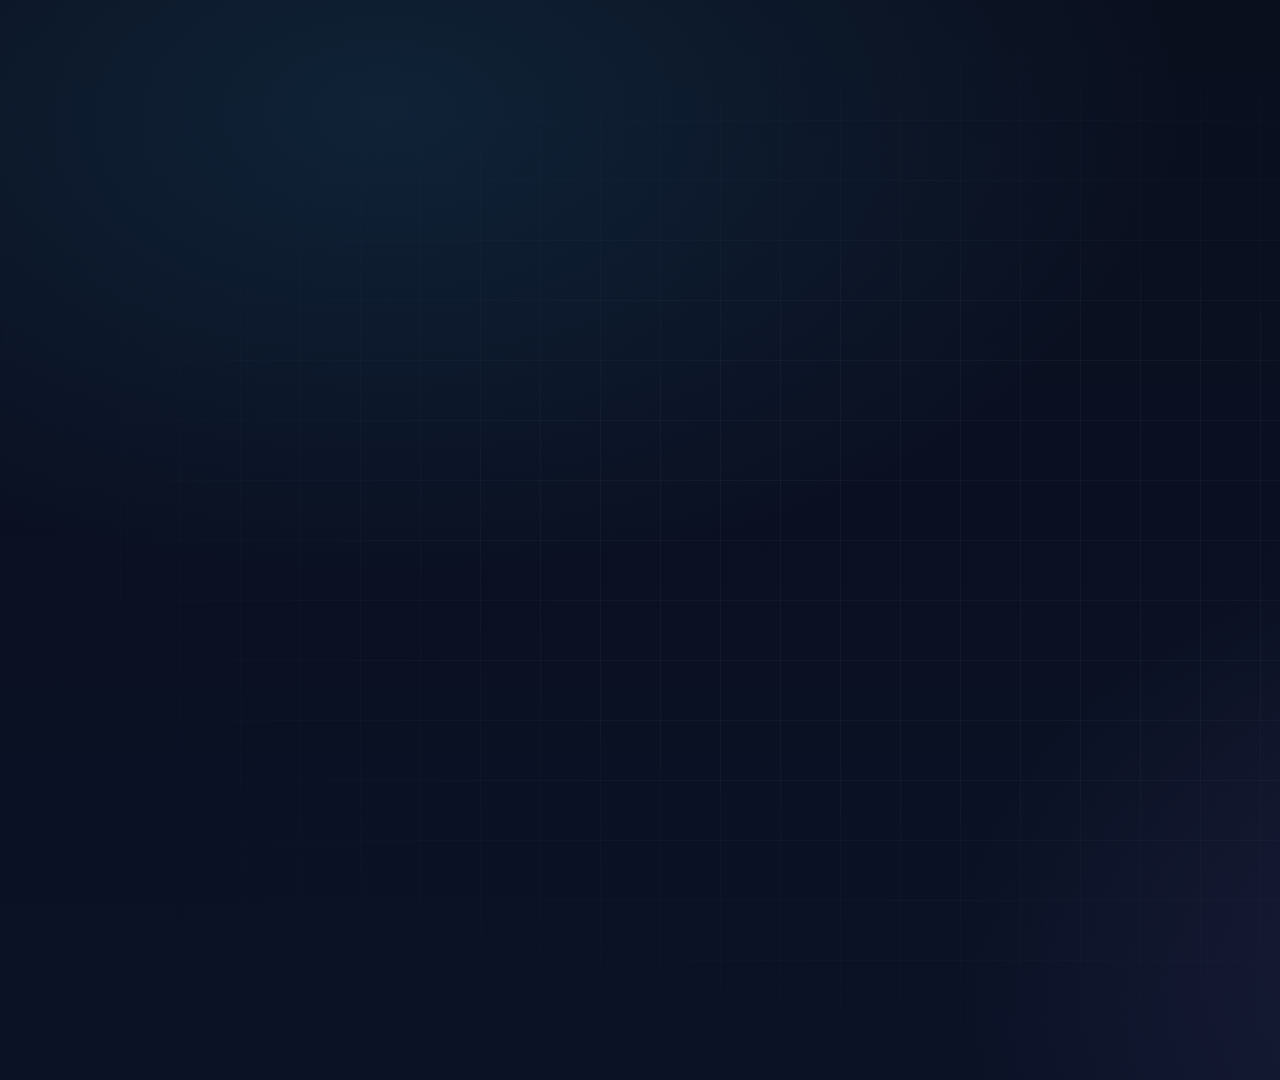
<file: brag-output/work/p1.html>
<!doctype html>
<html lang="pt-BR">
<head>
<meta charset="utf-8">
<title>CrossCheckBR — como funciona</title>
<meta name="viewport" content="width=1920">
<link rel="stylesheet" href="style.css">
<style>
/* ===== utilidades locais ===== */
.gl{position:relative}
.gl::after{content:"";position:absolute;inset:0;border-radius:inherit;box-shadow:0 0 46px 6px var(--gc,#a78bfa);opacity:var(--glow,0);pointer-events:none}
.big{font-size:44px;font-weight:700;letter-spacing:-.01em}
.lab{font-size:20px;color:var(--mute);font-weight:600}
.row{display:flex;align-items:center}
.node{position:absolute;border-radius:20px;border:1.8px solid var(--line);background:var(--panel2);padding:18px 20px}
.node .nn{font-size:19px;letter-spacing:.14em;color:var(--mute);font-weight:700}
.node .nt{font-size:30px;font-weight:700;margin-top:6px;line-height:1.1}
.node .nd{font-size:20px;color:var(--mute);margin-top:8px;line-height:1.25}
.node.llm{border-color:rgba(167,139,250,.65);background:linear-gradient(160deg,rgba(167,139,250,.20),rgba(26,38,72,.92))}
.node.code{border-color:rgba(56,189,248,.5);background:linear-gradient(160deg,rgba(56,189,248,.13),rgba(26,38,72,.92))}
.node.llm .nn{color:var(--llm)} .node.code .nn{color:var(--code)}
.arrow-t{font-size:20px;font-weight:650}
.ok{color:var(--baixa)} .warn{color:var(--media)} .bad{color:var(--alta)}
.check{display:inline-block;width:30px;height:30px;border-radius:50%;text-align:center;line-height:30px;font-size:19px;font-weight:800}
.check.y{background:rgba(52,211,153,.18);color:var(--baixa);border:1.5px solid rgba(52,211,153,.6)}
.check.n{background:rgba(251,113,133,.16);color:var(--alta);border:1.5px solid rgba(251,113,133,.55)}
.check.s{background:rgba(148,163,184,.12);color:var(--dim);border:1.5px solid rgba(148,163,184,.3)}
</style>
</head>
<body>
<div id="stage">
<div id="bg"></div><div id="grid"></div>

<svg width="0" height="0" style="position:absolute"><defs>
 <marker id="ah" viewBox="0 0 10 10" refX="8" refY="5" markerWidth="7" markerHeight="7" orient="auto-start-reverse"><path d="M0 0L10 5L0 10z" fill="#9aa8c2"/></marker>
 <marker id="ahv" viewBox="0 0 10 10" refX="8" refY="5" markerWidth="7" markerHeight="7" orient="auto-start-reverse"><path d="M0 0L10 5L0 10z" fill="#a78bfa"/></marker>
 <marker id="ahc" viewBox="0 0 10 10" refX="8" refY="5" markerWidth="7" markerHeight="7" orient="auto-start-reverse"><path d="M0 0L10 5L0 10z" fill="#38bdf8"/></marker>
 <marker id="aha" viewBox="0 0 10 10" refX="8" refY="5" markerWidth="7" markerHeight="7" orient="auto-start-reverse"><path d="M0 0L10 5L0 10z" fill="#fbbf24"/></marker>
</defs></svg>

<!-- ================= 0. HOOK ================= -->
<section class="scene" id="sc-hook">
  <div class="abs rv panel" data-at="0.35" data-d="0.8" data-dy="30" data-out="s3-0.15" data-od="0.45" style="left:560px;top:200px;width:800px;height:420px">
    <div class="row" style="padding:26px 34px;border-bottom:1.5px solid var(--line);gap:18px">
      <div style="width:58px;height:58px;border-radius:50%;background:linear-gradient(135deg,#38bdf8,#a78bfa);display:flex;align-items:center;justify-content:center;font-size:28px;font-weight:700">G</div>
      <div><div style="font-size:28px;font-weight:650">Grupo da família</div><div class="lab" style="font-size:19px">mensagem encaminhada</div></div>
    </div>
    <div style="padding:46px 40px">
      <div class="rv" data-at="1.3" data-d="0.7" data-dy="22" style="display:inline-block;background:rgba(56,189,248,.14);border:1.5px solid rgba(56,189,248,.4);border-radius:22px 22px 22px 6px;padding:26px 38px">
        <div style="font-size:19px;color:var(--mute);margin-bottom:8px;font-style:italic">↪ Encaminhada</div>
        <div style="font-size:64px;font-weight:700;letter-spacing:-.01em">Café cura câncer</div>
      </div>
    </div>
  </div>
  <div class="abs rv" data-at="s2" data-d="0.7" data-out="s3-0.15" data-od="0.45" style="left:0;right:0;top:716px;text-align:center;font-size:68px;font-weight:300;letter-spacing:.01em;color:var(--tx)">Verdade ou mentira<span style="color:var(--media);font-weight:700">?</span></div>

  <div class="abs rv" data-at="s3+0.3" data-d="1.0" data-dy="18" data-s="0.97" style="left:0;right:0;top:250px;text-align:center;font-size:164px;font-weight:700;letter-spacing:-.025em;line-height:1">Cross<span style="color:var(--code)">Check</span><span style="color:var(--llm)">BR</span></div>
  <div class="abs rv" data-at="s3+1.1" data-d="0.9" style="left:0;right:0;top:446px;text-align:center;font-size:40px;color:var(--mute);font-weight:400;letter-spacing:.01em">Checagem cruzada de fatos em português</div>

  <div class="abs rv" data-at="s4" data-d="0.8" style="left:300px;right:300px;top:600px">
    <div class="lab" style="text-align:center;letter-spacing:.2em;text-transform:uppercase;font-size:20px;margin-bottom:26px">propensão a ser desinformação</div>
    <div style="position:relative;height:14px;border-radius:7px;background:linear-gradient(90deg,#34d399 0%,#34d399 24%,#fbbf24 38%,#fbbf24 58%,#fb7185 76%,#fb7185 100%);opacity:.9"></div>
    <div class="row" style="justify-content:space-between;margin-top:22px;font-size:27px;font-weight:650">
      <span class="rv" data-at="s4+0.6" style="color:var(--baixa)">baixa</span>
      <span class="rv" data-at="s4+1.4" style="color:var(--media)">média</span>
      <span class="rv" data-at="s4+2.2" style="color:var(--alta)">alta</span>
      <span class="rv" data-at="s4+3.0" style="color:var(--ind)">● indeterminada</span>
    </div>
  </div>
</section>

<!-- ================= 1. PRINCÍPIO ================= -->
<section class="scene" id="sc-principio">
  <div class="hdr rv" data-at="0.15" data-d="0.8">
    <div class="eyebrow"><span class="n">Princípio de projeto</span><span class="bar"></span><span>saída</span></div>
    <h1>Propensão, não veredito</h1>
  </div>
  <div class="body">
    <div class="row" style="gap:32px;align-items:stretch" id="lvl-cards">
      <div class="panel rv" data-at="s1+0.4" style="width:396px;height:300px;padding:30px;border-color:rgba(52,211,153,.5)">
        <div class="row" style="gap:14px"><span class="dotc" style="background:var(--baixa)"></span><span class="big" style="color:var(--baixa)">Baixa</span></div>
        <div class="mono" style="margin-top:20px;font-size:25px;color:var(--mute)">L ≤ −1,10</div>
        <div style="margin-top:16px;font-size:24px;line-height:1.3">Fontes independentes <b>sustentam</b> a afirmação.</div>
      </div>
      <div class="panel rv" data-at="s1+1.0" style="width:396px;height:300px;padding:30px;border-color:rgba(251,191,36,.5)">
        <div class="row" style="gap:14px"><span class="dotc" style="background:var(--media)"></span><span class="big" style="color:var(--media)">Média</span></div>
        <div class="mono" style="margin-top:20px;font-size:25px;color:var(--mute)">|L| &lt; 1,10</div>
        <div style="margin-top:16px;font-size:24px;line-height:1.3">Evidência insuficiente ou <b>em conflito</b>.</div>
      </div>
      <div class="panel rv" data-at="s1+1.6" style="width:396px;height:300px;padding:30px;border-color:rgba(251,113,133,.5)">
        <div class="row" style="gap:14px"><span class="dotc" style="background:var(--alta)"></span><span class="big" style="color:var(--alta)">Alta</span></div>
        <div class="mono" style="margin-top:20px;font-size:25px;color:var(--mute)">L ≥ +1,10</div>
        <div style="margin-top:16px;font-size:24px;line-height:1.3">Fontes independentes <b>contestam</b> a afirmação.</div>
      </div>
      <div class="panel rv pl gl" data-at="s1+2.4" data-pat="s2" style="width:396px;height:300px;padding:30px;border-color:rgba(148,163,184,.5);--gc:rgba(148,163,184,.55)" id="card-ind">
        <div class="row" style="gap:14px"><span class="dotc" style="background:var(--ind)"></span><span class="big" style="color:var(--ind)">Indeterminada</span></div>
        <div class="mono" style="margin-top:20px;font-size:25px;color:var(--mute)">nenhum voto</div>
        <div style="margin-top:16px;font-size:24px;line-height:1.3">Nenhuma fonte <b>trata do assunto</b>.</div>
      </div>
    </div>
    <div class="panel rv" data-at="s2" style="position:absolute;left:0;top:336px;width:1680px;height:120px;padding:0 44px;display:flex;align-items:center;gap:36px;border-color:rgba(148,163,184,.35)">
      <div style="font-size:50px;font-weight:700;letter-spacing:-.01em;white-space:nowrap">ausência de evidência <span style="color:var(--ind)">≠</span> evidência</div>
      <div style="font-size:24px;color:var(--mute);line-height:1.3">Nada empurra o nível sem uma fonte que tenha tomado posição sobre a afirmação.</div>
    </div>
    <div class="row rv" data-at="s3" style="position:absolute;left:0;top:486px;width:1680px;gap:30px;align-items:stretch">
      <div class="panel llm" style="flex:1;height:196px;padding:26px 32px">
        <span class="tag llm">O modelo de linguagem</span>
        <div style="margin-top:18px;font-size:30px;font-weight:600">extrai · reescreve · classifica</div>
        <div class="mute" style="margin-top:8px;font-size:22px">propõe — mas é sempre conferido pelo código</div>
      </div>
      <div class="panel code" style="flex:1;height:196px;padding:26px 32px">
        <span class="tag code">O código determinístico</span>
        <div style="margin-top:18px;font-size:30px;font-weight:600">pesa · soma · decide · redige</div>
        <div class="mute" style="margin-top:8px;font-size:22px">o nível e o texto final nunca vêm do LLM</div>
      </div>
    </div>
  </div>
</section>

<!-- ================= 2. VISÃO GERAL ================= -->
<section class="scene" id="sc-visao">
  <div class="hdr rv" data-at="0.15" data-d="0.8">
    <div class="eyebrow"><span class="n">Visão geral</span><span class="bar"></span><span>pipeline</span></div>
    <h1>Dez etapas, cada uma com recibo</h1>
  </div>
  <div class="body" id="visao-body"></div>
</section>

<!-- ================= 3. RECEBIMENTO ================= -->
<section class="scene" id="sc-recebimento">
  <div class="hdr rv" data-at="0.15" data-d="0.8">
    <div class="eyebrow"><span class="n">Etapa 1</span><span class="bar"></span><span>recebimento</span></div>
    <h1>Ler o texto antes de buscar</h1>
    <div class="tags"><span class="tag code">código determinístico</span></div>
  </div>
  <div class="body">
    <div class="row rv" data-at="s1" style="gap:16px">
      <span class="chip" style="border-color:rgba(56,189,248,.5);color:#bfe9fd">texto</span>
      <span class="chip" style="border-color:rgba(56,189,248,.5);color:#bfe9fd">título</span>
      <span class="chip" style="border-color:rgba(56,189,248,.5);color:#bfe9fd">link</span>
      <span class="chip" style="border-style:dashed;color:var(--dim)">foto / vídeo → só orientação</span>
    </div>
    <div class="panel rv" data-at="s1+0.8" style="position:absolute;left:0;top:86px;width:1090px;height:190px;padding:26px 34px">
      <div class="ptitle">entrada · exemplo ilustrativo</div>
      <div class="ty" data-at="s1+1.5" data-cps="26" style="margin-top:20px;font-size:35px;line-height:1.35;font-weight:500"><span class="ul" data-at="s2+0.2" style="--ulc:var(--media)">Me passaram que</span> o governo vai bloquear as contas de todo mundo <span class="ul" data-at="s2@3/4" style="--ulc:var(--code)">hoje</span>.</div>
    </div>
    <div class="panel rv" data-at="s2" style="position:absolute;left:1130px;top:0;width:550px;height:360px;padding:24px 30px">
      <div class="ptitle">detectores</div>
      <div class="row rv" data-at="s2@0/4+0.2" style="margin-top:20px;gap:16px"><span class="check y">✓</span><div><div style="font-size:25px;font-weight:600">marcador de tempo</div><div class="mono" style="font-size:19px;color:var(--code)">“hoje” → janela de 2 dias</div></div></div>
      <div class="row rv" data-at="s2@1/4+0.2" style="margin-top:20px;gap:16px"><span class="check y" style="background:rgba(251,191,36,.16);color:var(--media);border-color:rgba(251,191,36,.6)">✓</span><div><div style="font-size:25px;font-weight:600">relato de segunda mão</div><div class="mono" style="font-size:19px;color:var(--media)">“Me passaram que…”</div></div></div>
      <div class="row rv" data-at="s2@2/4+0.2" style="margin-top:20px;gap:16px"><span class="check s">–</span><div style="font-size:25px;color:var(--dim)">opinião ou sátira</div></div>
      <div class="row rv" data-at="s2@3/4+0.2" style="margin-top:20px;gap:16px"><span class="check s">–</span><div style="font-size:25px;color:var(--dim)">afirmação vaga</div></div>
    </div>
    <div class="panel code rv" data-at="s3" style="position:absolute;left:0;top:306px;width:1090px;height:300px;padding:26px 34px">
      <div class="ptitle">janela temporal (regra de data)</div>
      <div style="position:relative;margin-top:14px;height:200px">
        <div style="position:absolute;left:0;right:0;top:110px;height:3px;background:var(--line)"></div>
        <div class="rv" data-at="s3+0.6" style="position:absolute;right:60px;top:64px;width:170px;height:92px;border-radius:12px;background:rgba(56,189,248,.18);border:1.5px solid rgba(56,189,248,.6)"></div>
        <div class="rv" data-at="s3+0.9" style="position:absolute;right:60px;top:20px;width:170px;text-align:center;font-size:22px;color:var(--code);font-weight:700">janela: 2 dias</div>
        <div class="rv" data-at="s3+0.6" style="position:absolute;right:40px;top:100px;width:22px;height:22px;border-radius:50%;background:var(--code);box-shadow:0 0 18px var(--code)"></div>
        <div class="rv" data-at="s3+0.9" style="position:absolute;right:20px;top:136px;font-size:24px;font-weight:700;color:var(--code)">hoje</div>
        <div class="rv" data-at="s3+1.6" style="position:absolute;left:90px;top:100px;width:22px;height:22px;border-radius:50%;background:var(--ind)"></div>
        <div class="rv" data-at="s3+1.9" style="position:absolute;left:36px;top:140px;width:230px;font-size:21px;color:var(--mute);line-height:1.25">fonte de outro período</div>
        <div class="rv" data-at="s3+2.4" style="position:absolute;left:300px;top:86px;width:520px;font-size:23px;line-height:1.35;color:var(--tx)">Fora da janela, o peso da fonte cai: ela provavelmente fala de <b>outro episódio</b>.</div>
      </div>
    </div>
  </div>
</section>

<!-- ================= 4. AFIRMAÇÕES ================= -->
<section class="scene" id="sc-afirmacoes">
  <div class="hdr rv" data-at="0.15" data-d="0.8">
    <div class="eyebrow"><span class="n">Etapa 2</span><span class="bar"></span><span>afirmações</span></div>
    <h1>Quebrar o texto em afirmações atômicas</h1>
    <div class="tags"><span class="tag llm">usa LLM</span></div>
  </div>
  <div class="body">
    <div class="panel rv" data-at="s1" style="position:absolute;left:0;top:0;width:500px;height:210px;padding:24px 28px">
      <div class="ptitle">entrada do usuário</div>
      <div style="margin-top:18px;font-size:34px;line-height:1.28;font-weight:500">“É falso que a vacina altera o DNA.”</div>
    </div>
    <svg class="abs rv" data-at="s1+0.8" width="170" height="120" style="left:510px;top:60px"><path class="dr" data-at="s1+0.8" data-d="0.8" d="M10 60 H150" stroke="#a78bfa" stroke-width="3" fill="none" marker-end="url(#ahv)"/></svg>
    <span class="tag llm abs rv" data-at="s1+1.2" style="left:560px;top:16px">LLM</span>
    <div class="panel llm rv" data-at="s1+1.0" style="position:absolute;left:690px;top:0;width:990px;height:384px;padding:24px 34px">
      <div class="ptitle">saída validada (JSON) · até 3 afirmações</div>
      <div class="ty mono" data-at="s2" data-cps="52" style="margin-top:14px;font-size:29px;line-height:1.5;white-space:pre"><span class="v">{</span>
  <span class="k">"afirmacao"</span>: <span class="s">"A vacina não altera o DNA"</span>,
  <span class="k">"nucleo"</span>: <span class="s">"A vacina altera o DNA"</span>,
  <span class="k">"polaridade"</span>: <span class="s">"nega"</span>,
  <span class="k">"consulta"</span>: <span class="s">"vacina covid altera DNA"</span>,
  <span class="k">"marcadores_tempo"</span>: []
<span class="v">}</span></div>
    </div>
    <div class="row rv" data-at="s3" style="position:absolute;left:0;top:414px;width:1680px;gap:18px;align-items:stretch">
      <div class="panel" style="flex:1.25;height:150px;padding:20px 24px"><div class="ptitle">núcleo avaliado</div><div style="margin-top:12px;font-size:27px;font-weight:600">“A vacina altera o DNA”</div></div>
      <div class="abs" style="position:relative;align-self:center;font-size:36px;color:var(--mute)">→</div>
      <div class="panel llm rv" data-at="s3@1/4" style="flex:1;height:150px;padding:20px 24px"><div class="ptitle">juiz diz</div><div style="margin-top:12px;font-size:27px;font-weight:700"><span class="refuta">REFUTA</span> o núcleo <span class="mono" style="color:var(--mute)">(+1)</span></div></div>
      <div style="align-self:center;font-size:36px;color:var(--mute)">×</div>
      <div class="panel rv" data-at="s3@2/4" style="flex:1;height:150px;padding:20px 24px"><div class="ptitle">polaridade do usuário</div><div style="margin-top:12px;font-size:27px;font-weight:700">nega <span class="mono" style="color:var(--mute)">(−1)</span></div></div>
      <div style="align-self:center;font-size:36px;color:var(--mute)">=</div>
      <div class="panel code rv" data-at="s3@3/4" style="flex:1.25;height:150px;padding:20px 24px"><div class="ptitle">direção do voto</div><div style="margin-top:12px;font-size:27px;font-weight:700"><span class="mono" style="color:var(--baixa)">−1</span> <span class="mute" style="font-size:22px;font-weight:500">a favor do usuário</span></div></div>
    </div>
    <div class="row rv" data-at="s4" style="position:absolute;left:0;top:602px;width:1680px;gap:14px;align-items:center">
      <div class="panel llm" style="padding:16px 22px;font-size:23px;font-weight:600">LLM gera JSON</div>
      <span style="color:var(--mute);font-size:28px">→</span>
      <div class="panel code" style="padding:16px 22px;font-size:23px;font-weight:600">Pydantic valida <span class="ok">✓</span></div>
      <span style="color:var(--mute);font-size:28px">→</span>
      <div class="panel rv" data-at="s4@1/3" style="padding:16px 22px;font-size:23px;font-weight:600"><span class="bad">✗</span> 1 nova tentativa com correção</div>
      <span style="color:var(--mute);font-size:28px">→</span>
      <div class="panel rv" data-at="s4@2/3" style="padding:16px 22px;font-size:23px;font-weight:600;border-color:rgba(251,191,36,.5)"><span class="warn">⚑</span> fallback regex · marcado no recibo</div>
    </div>
  </div>
</section>

<!-- ================= 5. BUSCA ================= -->
<section class="scene" id="sc-busca">
  <div class="hdr rv" data-at="0.15" data-d="0.8">
    <div class="eyebrow"><span class="n">Etapa 3</span><span class="bar"></span><span>busca aberta</span></div>
    <h1>Duas consultas por afirmação</h1>
    <div class="tags"><span class="tag code">SerpAPI · código</span></div>
  </div>
  <div class="body">
    <div class="panel rv" data-at="s1" style="position:absolute;left:0;top:104px;width:330px;height:130px;padding:18px 22px">
      <div class="ptitle">afirmação</div>
      <div class="mono" style="margin-top:12px;font-size:22px;color:#fcd34d;line-height:1.3">vacina covid<br>altera DNA</div>
    </div>
    <svg class="abs" width="80" height="340" style="left:335px;top:0">
      <path class="dr" data-at="s1+0.6" data-d="0.7" d="M6 169 C40 169,40 70,74 70" stroke="#38bdf8" stroke-width="3" fill="none" marker-end="url(#ahc)"/>
      <path class="dr" data-at="s1+0.9" data-d="0.7" d="M6 169 C40 169,40 255,74 255" stroke="#38bdf8" stroke-width="3" fill="none" marker-end="url(#ahc)"/>
    </svg>
    <div class="panel code rv" data-at="s1+0.9" style="position:absolute;left:420px;top:0;width:620px;height:150px;padding:20px 26px">
      <div class="row" style="justify-content:space-between"><span class="ptitle">① consulta pura</span><span class="chip" style="font-size:18px;padding:3px 12px">Google News</span></div>
      <div class="mono" style="margin-top:20px;font-size:25px;color:#e8edf7">vacina covid altera DNA</div>
    </div>
    <div class="panel code rv" data-at="s2" style="position:absolute;left:420px;top:176px;width:620px;height:170px;padding:20px 26px">
      <div class="row" style="justify-content:space-between"><span class="ptitle">② dirigida às agências</span><span class="chip" style="font-size:18px;padding:3px 12px">Google orgânico</span></div>
      <div class="mono" style="margin-top:18px;font-size:23px;line-height:1.35;color:#e8edf7">vacina covid altera DNA <span style="color:var(--media)">(site:agência-1 OR site:agência-2 OR …)</span></div>
    </div>
    <svg class="abs" width="60" height="340" style="left:1046px;top:0">
      <path class="dr" data-at="s2+0.9" data-d="0.6" d="M4 75 H52" stroke="#9aa8c2" stroke-width="3" fill="none" marker-end="url(#ah)"/>
      <path class="dr" data-at="s2+1.1" data-d="0.6" d="M4 262 C28 262,28 200,52 200" stroke="#9aa8c2" stroke-width="3" fill="none" marker-end="url(#ah)"/>
    </svg>
    <div class="panel rv" data-at="s2+0.8" style="position:absolute;left:1110px;top:0;width:570px;height:346px;padding:20px 24px" id="cand-panel">
      <div class="row" style="justify-content:space-between"><span class="ptitle">candidatos</span><span class="mono" style="font-size:19px;color:var(--code)" id="cand-n">0 URLs</span></div>
      <div id="cand-list" style="margin-top:14px"></div>
    </div>
    <div class="row rv" data-at="s2+1.4" style="position:absolute;left:0;top:372px;gap:14px">
      <span class="lab">catálogo curado:</span>
      <span class="chip" style="color:#cbd5e1">23 veículos</span>
      <span class="chip" style="border-color:rgba(94,234,212,.55);color:var(--sustenta)">13 agências de checagem</span>
    </div>
    <div class="row" style="position:absolute;left:0;top:446px;width:1680px;gap:24px;align-items:stretch">
      <div class="panel rv" data-at="s3" style="flex:1;height:226px;padding:22px 26px">
        <div class="ptitle">rodízio de chaves</div>
        <div class="row" style="margin-top:22px;gap:12px">
          <span class="chip mono" style="font-size:19px;border-color:rgba(251,113,133,.5);color:var(--alta);text-decoration:line-through">chave 1 · 429</span>
          <span style="color:var(--mute);font-size:24px" class="rv" data-at="s3+0.8">→</span>
          <span class="chip mono rv" data-at="s3+0.8" style="font-size:19px;border-color:rgba(52,211,153,.55);color:var(--baixa)">chave 2 ✓</span>
        </div>
        <div class="mute" style="margin-top:20px;font-size:21px;line-height:1.3">HTTP 401/403/429: a mesma busca segue na próxima chave.</div>
      </div>
      <div class="panel rv" data-at="s3+1.6" style="flex:1;height:226px;padding:22px 26px">
        <div class="ptitle">planejador de busca</div>
        <div class="mono" style="margin-top:20px;font-size:19px;color:var(--alta);text-decoration:line-through;line-height:1.3">"vacina" covid DNA site:… 0 resultados</div>
        <div class="rv" data-at="s3+2.4" style="margin-top:6px;font-size:22px;color:var(--mute)">↓ relaxa</div>
        <div class="mono rv" data-at="s3+2.4" style="font-size:19px;color:var(--baixa)">vacina covid DNA → 8 resultados</div>
        <div class="mute" style="margin-top:12px;font-size:20px;line-height:1.3">sem operadores, aspas ou ruído</div>
      </div>
      <div class="panel rv" data-at="s4" style="flex:1;height:226px;padding:22px 26px">
        <div class="ptitle">atalho</div>
        <div class="row" style="margin-top:18px;gap:16px"><div style="width:74px;height:38px;border-radius:19px;background:rgba(148,163,184,.25);position:relative"><div style="position:absolute;left:4px;top:4px;width:30px;height:30px;border-radius:50%;background:#64748b"></div></div><span style="font-size:23px;font-weight:700;color:var(--ind)">desligado nas avaliações</span></div>
        <div style="margin-top:16px;font-size:23px;font-weight:600">índice local · BM25</div>
        <div class="mute" style="margin-top:6px;font-size:21px;line-height:1.3">≈ 22 mil checagens históricas · desligado só para medir a busca aberta</div>
      </div>
    </div>
  </div>
</section>
</file>
<file: brag-output/slides/style.css>
:root{
  --bg:#0a0f1e; --panel:rgba(18,27,52,.78); --panel2:rgba(26,38,72,.9); --line:rgba(148,163,184,.22);
  --tx:#eaf0fb; --mute:#9aa8c2; --dim:#6b7a97;
  --code:#38bdf8; --llm:#a78bfa;
  --baixa:#34d399; --media:#fbbf24; --alta:#fb7185; --ind:#94a3b8;
  --sustenta:#5eead4; --refuta:#fb7185; --relata:#fbbf24; --naotrata:#94a3b8;
  --mono:'Cascadia Mono','Cascadia Code',Consolas,monospace;
}
*{box-sizing:border-box;margin:0;padding:0}
html,body{width:1920px;height:1080px;overflow:hidden;background:var(--bg);color:var(--tx);
  font-family:'Segoe UI Variable Display','Segoe UI',system-ui,sans-serif;-webkit-font-smoothing:antialiased}
#stage{position:relative;width:1920px;height:1080px;overflow:hidden}
#bg{position:absolute;inset:0;background:
  radial-gradient(1300px 760px at var(--bx1,20%) var(--by1,10%),rgba(56,189,248,.11),transparent 62%),
  radial-gradient(1100px 760px at var(--bx2,85%) var(--by2,90%),rgba(167,139,250,.12),transparent 62%),
  linear-gradient(180deg,#0a0f1e,#0b1226)}
#grid{position:absolute;inset:0;background-image:linear-gradient(rgba(148,163,184,.05) 1px,transparent 1px),linear-gradient(90deg,rgba(148,163,184,.05) 1px,transparent 1px);
  background-size:60px 60px;-webkit-mask-image:radial-gradient(ellipse at center,#000 28%,transparent 78%);mask-image:radial-gradient(ellipse at center,#000 28%,transparent 78%)}
.scene{position:absolute;inset:0;display:none}
.rv{opacity:0;will-change:opacity,transform}
.abs{position:absolute}

/* cabeçalho de etapa */
.hdr{position:absolute;left:120px;right:120px;top:54px}
.eyebrow{display:flex;gap:16px;align-items:center;font-size:21px;letter-spacing:.2em;text-transform:uppercase;color:var(--mute);font-weight:650}
.eyebrow .n{color:var(--code);font-variant-numeric:tabular-nums}
.eyebrow .bar{width:44px;height:2px;background:var(--line)}
h1{font-size:58px;line-height:1.1;font-weight:680;letter-spacing:-.012em;margin-top:12px;max-width:1500px}
.hdr .tags{position:absolute;right:0;top:4px;display:flex;gap:12px}
.tag{display:inline-flex;align-items:center;gap:9px;padding:7px 16px;border-radius:999px;font-size:19px;font-weight:650;border:1.5px solid;letter-spacing:.02em}
.tag::before{content:"";width:10px;height:10px;border-radius:50%;background:currentColor}
.tag.llm{color:var(--llm);border-color:rgba(167,139,250,.55);background:rgba(167,139,250,.11)}
.tag.code{color:var(--code);border-color:rgba(56,189,248,.55);background:rgba(56,189,248,.10)}
.body{position:absolute;left:120px;right:120px;top:222px;height:690px}

/* painéis */
.panel{background:var(--panel);border:1.5px solid var(--line);border-radius:22px;box-shadow:0 18px 50px rgba(0,0,0,.28)}
.panel.llm{border-color:rgba(167,139,250,.5)}
.panel.code{border-color:rgba(56,189,248,.45)}
.ptitle{font-size:18px;letter-spacing:.16em;text-transform:uppercase;color:var(--mute);font-weight:650}
.mono{font-family:var(--mono)}
.mute{color:var(--mute)}
.chip{display:inline-flex;align-items:center;gap:8px;padding:6px 14px;border-radius:10px;font-size:21px;font-weight:600;border:1.5px solid var(--line);background:rgba(148,163,184,.08)}
.pill{display:inline-block;padding:4px 12px;border-radius:999px;font-size:18px;font-weight:700;letter-spacing:.04em}
.sustenta{color:var(--sustenta)} .refuta{color:var(--refuta)} .relata{color:var(--relata)} .naotrata{color:var(--naotrata)}
.pill.sustenta{background:rgba(94,234,212,.14);border:1.5px solid rgba(94,234,212,.5)}
.pill.refuta{background:rgba(251,113,133,.14);border:1.5px solid rgba(251,113,133,.5)}
.pill.relata{background:rgba(251,191,36,.14);border:1.5px solid rgba(251,191,36,.5)}
.pill.naotrata{background:rgba(148,163,184,.14);border:1.5px solid rgba(148,163,184,.5)}
.dotc{display:inline-block;width:16px;height:16px;border-radius:50%}
.c.cur{box-shadow:-2px 0 0 var(--tx)}
.c{white-space:pre-wrap}
.glowbox{box-shadow:0 0 calc(40px*var(--glow,0)) rgba(167,139,250,calc(.65*var(--glow,0))),0 18px 50px rgba(0,0,0,.28)}
.ul{position:relative;--p:0}
.ul::after{content:"";position:absolute;left:0;bottom:-5px;height:4px;border-radius:2px;width:calc(100%*var(--p));background:var(--ulc,var(--warn))}
.k{color:#7dd3fc}.s{color:#fcd34d}.v{color:#c4b5fd}.n_{color:#86efac}

/* legenda e progresso */
#sub{position:absolute;left:0;right:0;bottom:46px;display:flex;justify-content:center;pointer-events:none;transition:none}
#subtxt{max-width:1620px;text-align:center;font-size:33px;line-height:1.3;font-weight:520;padding:14px 30px;border-radius:16px;
  background:rgba(6,10,22,.78);border:1px solid rgba(148,163,184,.18);color:#f3f6fd;text-wrap:balance}
#subtxt:empty{display:none}
#barwrap{position:absolute;left:0;right:0;bottom:0;height:5px;background:rgba(148,163,184,.10)}
#bar{height:100%;background:linear-gradient(90deg,var(--code),var(--llm))}
.brandmark{position:absolute;left:120px;bottom:104px;font-size:17px;letter-spacing:.2em;color:var(--dim);font-weight:650;text-transform:uppercase}
</file>
<file: brag-output/slides/deck.css>
/* Apresentação: sobrepõe o style.css do vídeo para caber em qualquer tela 16:9 (ou letterbox). */
html,body{width:100%;height:100%;overflow:hidden;background:#04070f}
#stage{position:absolute;left:0;top:0;transform-origin:0 0}
#sub,#barwrap{display:none}

#notes{position:fixed;left:0;right:0;bottom:0;z-index:1;display:none;padding:22px 64px 26px;
  background:rgba(6,10,22,.94);border-top:1.5px solid rgba(148,163,184,.25);
  font-size:25px;line-height:1.4;font-weight:500;color:#e6ecf8;text-wrap:pretty}
#notes.on{display:block}
#notes::before{content:"notas do apresentador · N oculta";display:block;margin-bottom:8px;
  font-size:15px;letter-spacing:.16em;text-transform:uppercase;color:var(--mute);font-weight:650}

#hud{position:fixed;top:12px;right:16px;z-index:2;font-family:var(--mono);font-size:15px;
  color:var(--mute);opacity:.6;pointer-events:none}
</file>
<file: brag-output/work/style.css>
:root{
  --bg:#0a0f1e; --panel:rgba(18,27,52,.78); --panel2:rgba(26,38,72,.9); --line:rgba(148,163,184,.22);
  --tx:#eaf0fb; --mute:#9aa8c2; --dim:#6b7a97;
  --code:#38bdf8; --llm:#a78bfa;
  --baixa:#34d399; --media:#fbbf24; --alta:#fb7185; --ind:#94a3b8;
  --sustenta:#5eead4; --refuta:#fb7185; --relata:#fbbf24; --naotrata:#94a3b8;
  --mono:'Cascadia Mono','Cascadia Code',Consolas,monospace;
}
*{box-sizing:border-box;margin:0;padding:0}
html,body{width:1920px;height:1080px;overflow:hidden;background:var(--bg);color:var(--tx);
  font-family:'Segoe UI Variable Display','Segoe UI',system-ui,sans-serif;-webkit-font-smoothing:antialiased}
#stage{position:relative;width:1920px;height:1080px;overflow:hidden}
#bg{position:absolute;inset:0;background:
  radial-gradient(1300px 760px at var(--bx1,20%) var(--by1,10%),rgba(56,189,248,.11),transparent 62%),
  radial-gradient(1100px 760px at var(--bx2,85%) var(--by2,90%),rgba(167,139,250,.12),transparent 62%),
  linear-gradient(180deg,#0a0f1e,#0b1226)}
#grid{position:absolute;inset:0;background-image:linear-gradient(rgba(148,163,184,.05) 1px,transparent 1px),linear-gradient(90deg,rgba(148,163,184,.05) 1px,transparent 1px);
  background-size:60px 60px;-webkit-mask-image:radial-gradient(ellipse at center,#000 28%,transparent 78%);mask-image:radial-gradient(ellipse at center,#000 28%,transparent 78%)}
.scene{position:absolute;inset:0;display:none}
.rv{opacity:0;will-change:opacity,transform}
.abs{position:absolute}

/* cabeçalho de etapa */
.hdr{position:absolute;left:120px;right:120px;top:54px}
.eyebrow{display:flex;gap:16px;align-items:center;font-size:21px;letter-spacing:.2em;text-transform:uppercase;color:var(--mute);font-weight:650}
.eyebrow .n{color:var(--code);font-variant-numeric:tabular-nums}
.eyebrow .bar{width:44px;height:2px;background:var(--line)}
h1{font-size:58px;line-height:1.1;font-weight:680;letter-spacing:-.012em;margin-top:12px;max-width:1500px}
.hdr .tags{position:absolute;right:0;top:4px;display:flex;gap:12px}
.tag{display:inline-flex;align-items:center;gap:9px;padding:7px 16px;border-radius:999px;font-size:19px;font-weight:650;border:1.5px solid;letter-spacing:.02em}
.tag::before{content:"";width:10px;height:10px;border-radius:50%;background:currentColor}
.tag.llm{color:var(--llm);border-color:rgba(167,139,250,.55);background:rgba(167,139,250,.11)}
.tag.code{color:var(--code);border-color:rgba(56,189,248,.55);background:rgba(56,189,248,.10)}
.body{position:absolute;left:120px;right:120px;top:222px;height:690px}

/* painéis */
.panel{background:var(--panel);border:1.5px solid var(--line);border-radius:22px;box-shadow:0 18px 50px rgba(0,0,0,.28)}
.panel.llm{border-color:rgba(167,139,250,.5)}
.panel.code{border-color:rgba(56,189,248,.45)}
.ptitle{font-size:18px;letter-spacing:.16em;text-transform:uppercase;color:var(--mute);font-weight:650}
.mono{font-family:var(--mono)}
.mute{color:var(--mute)}
.chip{display:inline-flex;align-items:center;gap:8px;padding:6px 14px;border-radius:10px;font-size:21px;font-weight:600;border:1.5px solid var(--line);background:rgba(148,163,184,.08)}
.pill{display:inline-block;padding:4px 12px;border-radius:999px;font-size:18px;font-weight:700;letter-spacing:.04em}
.sustenta{color:var(--sustenta)} .refuta{color:var(--refuta)} .relata{color:var(--relata)} .naotrata{color:var(--naotrata)}
.pill.sustenta{background:rgba(94,234,212,.14);border:1.5px solid rgba(94,234,212,.5)}
.pill.refuta{background:rgba(251,113,133,.14);border:1.5px solid rgba(251,113,133,.5)}
.pill.relata{background:rgba(251,191,36,.14);border:1.5px solid rgba(251,191,36,.5)}
.pill.naotrata{background:rgba(148,163,184,.14);border:1.5px solid rgba(148,163,184,.5)}
.dotc{display:inline-block;width:16px;height:16px;border-radius:50%}
.c.cur{box-shadow:-2px 0 0 var(--tx)}
.c{white-space:pre-wrap}
.glowbox{box-shadow:0 0 calc(40px*var(--glow,0)) rgba(167,139,250,calc(.65*var(--glow,0))),0 18px 50px rgba(0,0,0,.28)}
.ul{position:relative;--p:0}
.ul::after{content:"";position:absolute;left:0;bottom:-5px;height:4px;border-radius:2px;width:calc(100%*var(--p));background:var(--ulc,var(--warn))}
.k{color:#7dd3fc}.s{color:#fcd34d}.v{color:#c4b5fd}.n_{color:#86efac}

/* legenda e progresso */
#sub{position:absolute;left:0;right:0;bottom:46px;display:flex;justify-content:center;pointer-events:none;transition:none}
#subtxt{max-width:1620px;text-align:center;font-size:33px;line-height:1.3;font-weight:520;padding:14px 30px;border-radius:16px;
  background:rgba(6,10,22,.78);border:1px solid rgba(148,163,184,.18);color:#f3f6fd;text-wrap:balance}
#subtxt:empty{display:none}
#barwrap{position:absolute;left:0;right:0;bottom:0;height:5px;background:rgba(148,163,184,.10)}
#bar{height:100%;background:linear-gradient(90deg,var(--code),var(--llm))}
.brandmark{position:absolute;left:120px;bottom:104px;font-size:17px;letter-spacing:.2em;color:var(--dim);font-weight:650;text-transform:uppercase}
</file>
